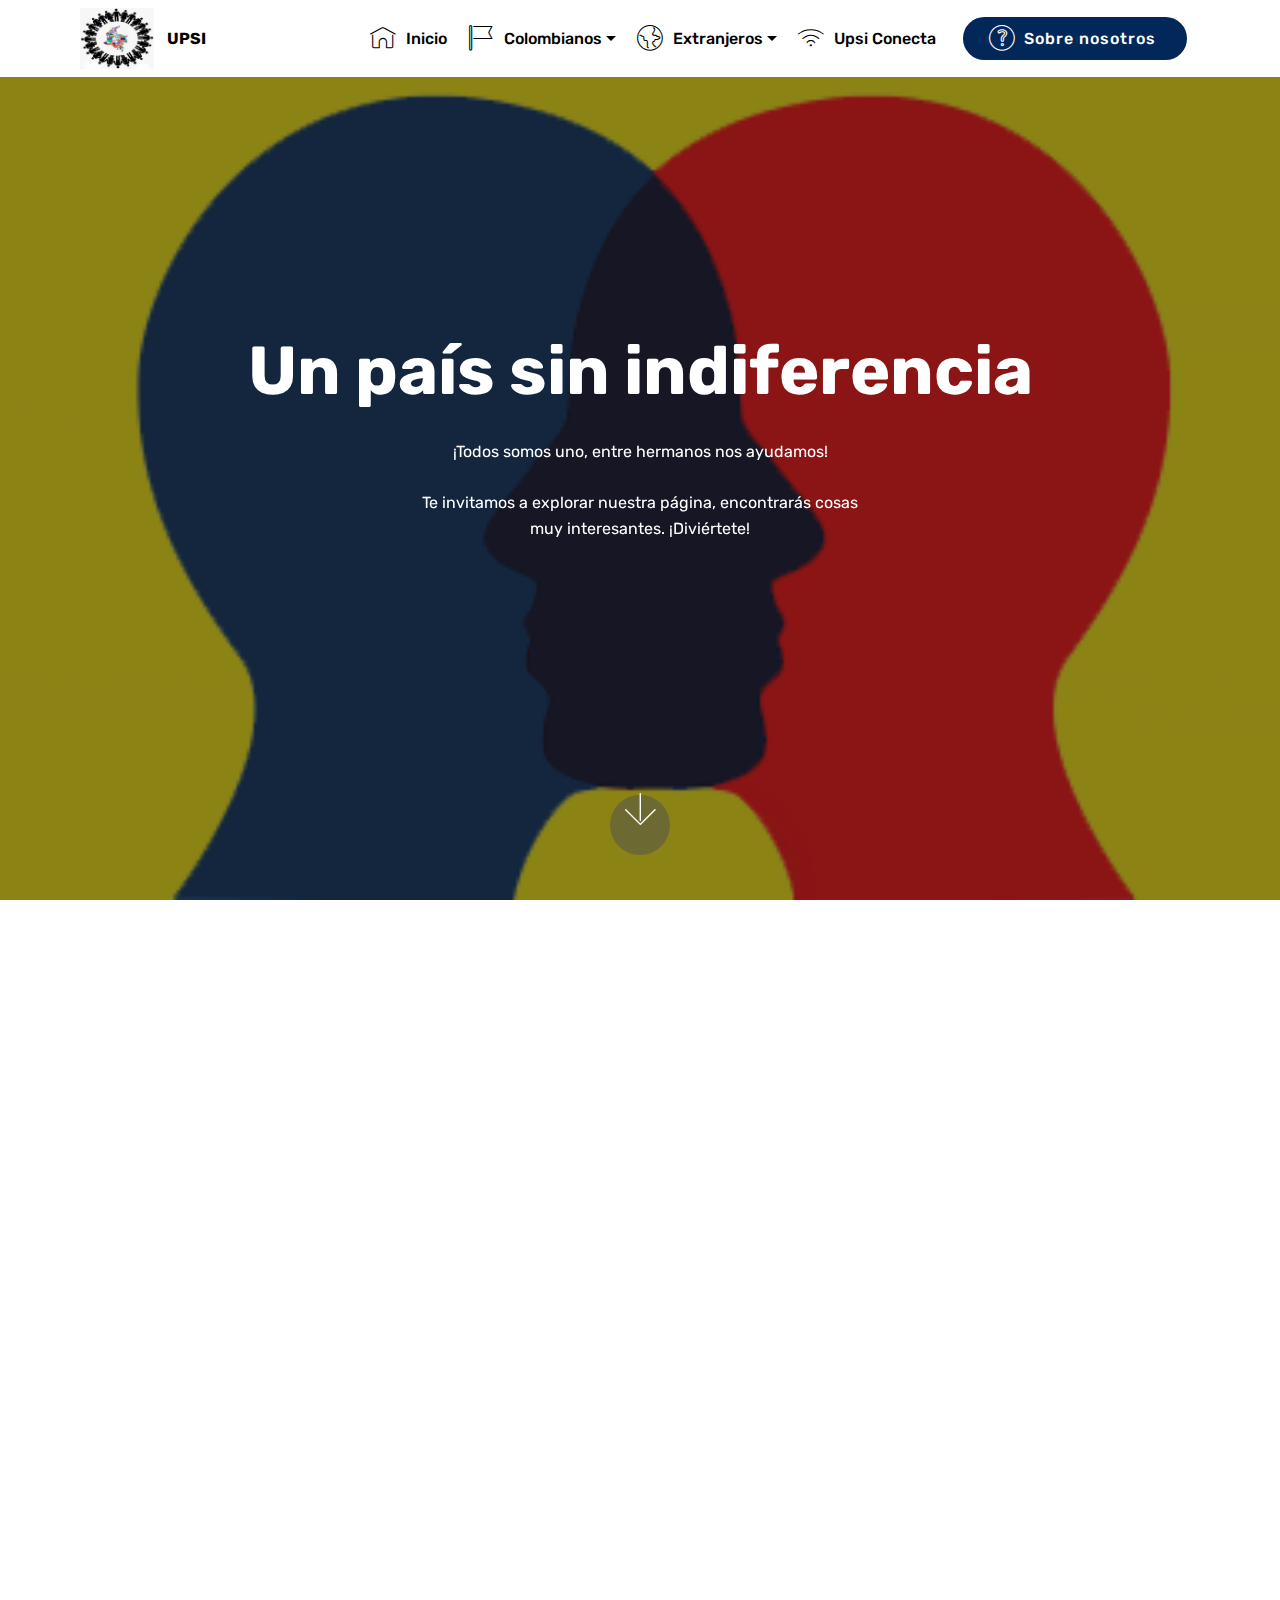
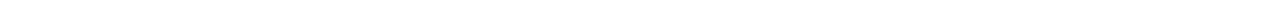
<file: index.html>
<!DOCTYPE html>
<html  >
<head>
  <!-- Site made with Mobirise Website Builder v4.12.3, https://mobirise.com -->
  <meta charset="UTF-8">
  <meta http-equiv="X-UA-Compatible" content="IE=edge">
  <meta name="generator" content="Mobirise v4.12.3, mobirise.com">
  <meta name="viewport" content="width=device-width, initial-scale=1, minimum-scale=1">
  <link rel="shortcut icon" href="assets/images/logooooooooooooooooo1.jpg" type="image/x-icon">
  <meta name="description" content="">
  
  
  <title>Home</title>
  <link rel="stylesheet" href="assets/web/assets/mobirise-icons/mobirise-icons.css">
  <link rel="stylesheet" href="assets/bootstrap/css/bootstrap.min.css">
  <link rel="stylesheet" href="assets/bootstrap/css/bootstrap-grid.min.css">
  <link rel="stylesheet" href="assets/bootstrap/css/bootstrap-reboot.min.css">
  <link rel="stylesheet" href="assets/tether/tether.min.css">
  <link rel="stylesheet" href="assets/dropdown/css/style.css">
  <link rel="stylesheet" href="assets/theme/css/style.css">
  <link rel="preload" as="style" href="assets/mobirise/css/mbr-additional.css"><link rel="stylesheet" href="assets/mobirise/css/mbr-additional.css" type="text/css">
  
  
  
</head>
<body>
  <section class="menu cid-rYHkgEVGgl" once="menu" id="menu2-0">

    

    <nav class="navbar navbar-expand beta-menu navbar-dropdown align-items-center navbar-fixed-top navbar-toggleable-sm">
        <button class="navbar-toggler navbar-toggler-right" type="button" data-toggle="collapse" data-target="#navbarSupportedContent" aria-controls="navbarSupportedContent" aria-expanded="false" aria-label="Toggle navigation">
            <div class="hamburger">
                <span></span>
                <span></span>
                <span></span>
                <span></span>
            </div>
        </button>
        <div class="menu-logo">
            <div class="navbar-brand">
                <span class="navbar-logo">
                    
                        <img src="assets/images/logooooooooooooooooo1.jpg" alt="Mobirise" title="" style="height: 3.8rem;">
                    
                </span>
                <span class="navbar-caption-wrap"><a class="navbar-caption text-black display-4" href="https://mobirise.co">UPSI</a></span>
            </div>
        </div>
        <div class="collapse navbar-collapse" id="navbarSupportedContent">
            <ul class="navbar-nav nav-dropdown" data-app-modern-menu="true"><li class="nav-item">
                    <a class="nav-link link text-black display-4" href="index.html"><span class="mbri-home mbr-iconfont mbr-iconfont-btn"></span>Inicio</a>
                </li><li class="nav-item dropdown"><a class="nav-link link text-black dropdown-toggle display-4" href="https://mobirise.co" data-toggle="dropdown-submenu" aria-expanded="false"><span class="mbri-flag mbr-iconfont mbr-iconfont-btn"></span>Colombianos</a><div class="dropdown-menu"><a class="text-black dropdown-item display-4" href="page1.html#header9-4">Leyes y políticas de migración</a><a class="text-black dropdown-item display-4" href="page2.html#features12-8" aria-expanded="false">Alimenta tu empatía</a></div></li><li class="nav-item dropdown"><a class="nav-link link text-black dropdown-toggle display-4" href="https://mobirise.co" data-toggle="dropdown-submenu" aria-expanded="false"><span class="mbri-globe mbr-iconfont mbr-iconfont-btn"></span>Extranjeros</a><div class="dropdown-menu"><a class="text-black dropdown-item display-4" href="page3.html#image3-m">Lugares de interés</a><a class="text-black dropdown-item display-4" href="page4.html#features11-d" aria-expanded="false">Derechos y obligaciones</a><a class="text-black dropdown-item display-4" href="page5.html#gallery2-i" aria-expanded="false">Culturizate</a></div></li>
                <li class="nav-item">
                    <a class="nav-link link text-black display-4" href="https://groups.google.com/forum/?hl=es-419#!forum/upsi-conecta" target="_blank"><span class="mbri-wifi mbr-iconfont mbr-iconfont-btn"></span>Upsi Conecta&nbsp;</a>
                </li></ul>
            <div class="navbar-buttons mbr-section-btn"><a class="btn btn-sm btn-primary display-4" href="page6.html#progress-bars2-k"><span class="mbri-question mbr-iconfont mbr-iconfont-btn"></span>
                    Sobre nosotros&nbsp;</a></div>
        </div>
    </nav>
</section>

<section class="engine"><a href="https://mobirise.info/i">site creation software</a></section><section class="cid-rYHkkrBReE mbr-fullscreen mbr-parallax-background" id="header2-2">

    

    <div class="mbr-overlay" style="opacity: 0.5; background-color: rgb(35, 35, 35);"></div>

    <div class="container align-center">
        <div class="row justify-content-md-center">
            <div class="mbr-white col-md-10">
                
                <h3 class="mbr-section-subtitle align-center mbr-light pb-3 mbr-fonts-style display-1"><strong>Un país sin indiferencia</strong></h3>
                <p class="mbr-text pb-3 mbr-fonts-style display-7">
                    ¡Todos somos uno,  entre hermanos nos ayudamos!<br><br>Te invitamos a explorar nuestra página, encontrarás cosas<br>muy interesantes. ¡Diviértete! 
                </p>
                
            </div>
        </div>
    </div>
    <div class="mbr-arrow hidden-sm-down" aria-hidden="true">
        <a href="#next">
            <i class="mbri-down mbr-iconfont"></i>
        </a>
    </div>
</section>

<section class="cid-rZaR1hfljT" id="video2-13">

    
    
    <figure class="mbr-figure align-center">
        <div class="video-block" style="width: 100%;">
            <div><iframe class="mbr-embedded-video" src="https://www.youtube.com/embed/bDNpy1NiYTs?rel=0&amp;amp;showinfo=0&amp;autoplay=1&amp;loop=0" width="1280" height="720" frameborder="0" allowfullscreen></iframe></div>
        </div>
    </figure>
</section>


  <script src="assets/web/assets/jquery/jquery.min.js"></script>
  <script src="assets/popper/popper.min.js"></script>
  <script src="assets/bootstrap/js/bootstrap.min.js"></script>
  <script src="assets/tether/tether.min.js"></script>
  <script src="assets/smoothscroll/smooth-scroll.js"></script>
  <script src="assets/dropdown/js/nav-dropdown.js"></script>
  <script src="assets/dropdown/js/navbar-dropdown.js"></script>
  <script src="assets/touchswipe/jquery.touch-swipe.min.js"></script>
  <script src="assets/parallax/jarallax.min.js"></script>
  <script src="assets/theme/js/script.js"></script>
  
  
</body>
</html>
</file>
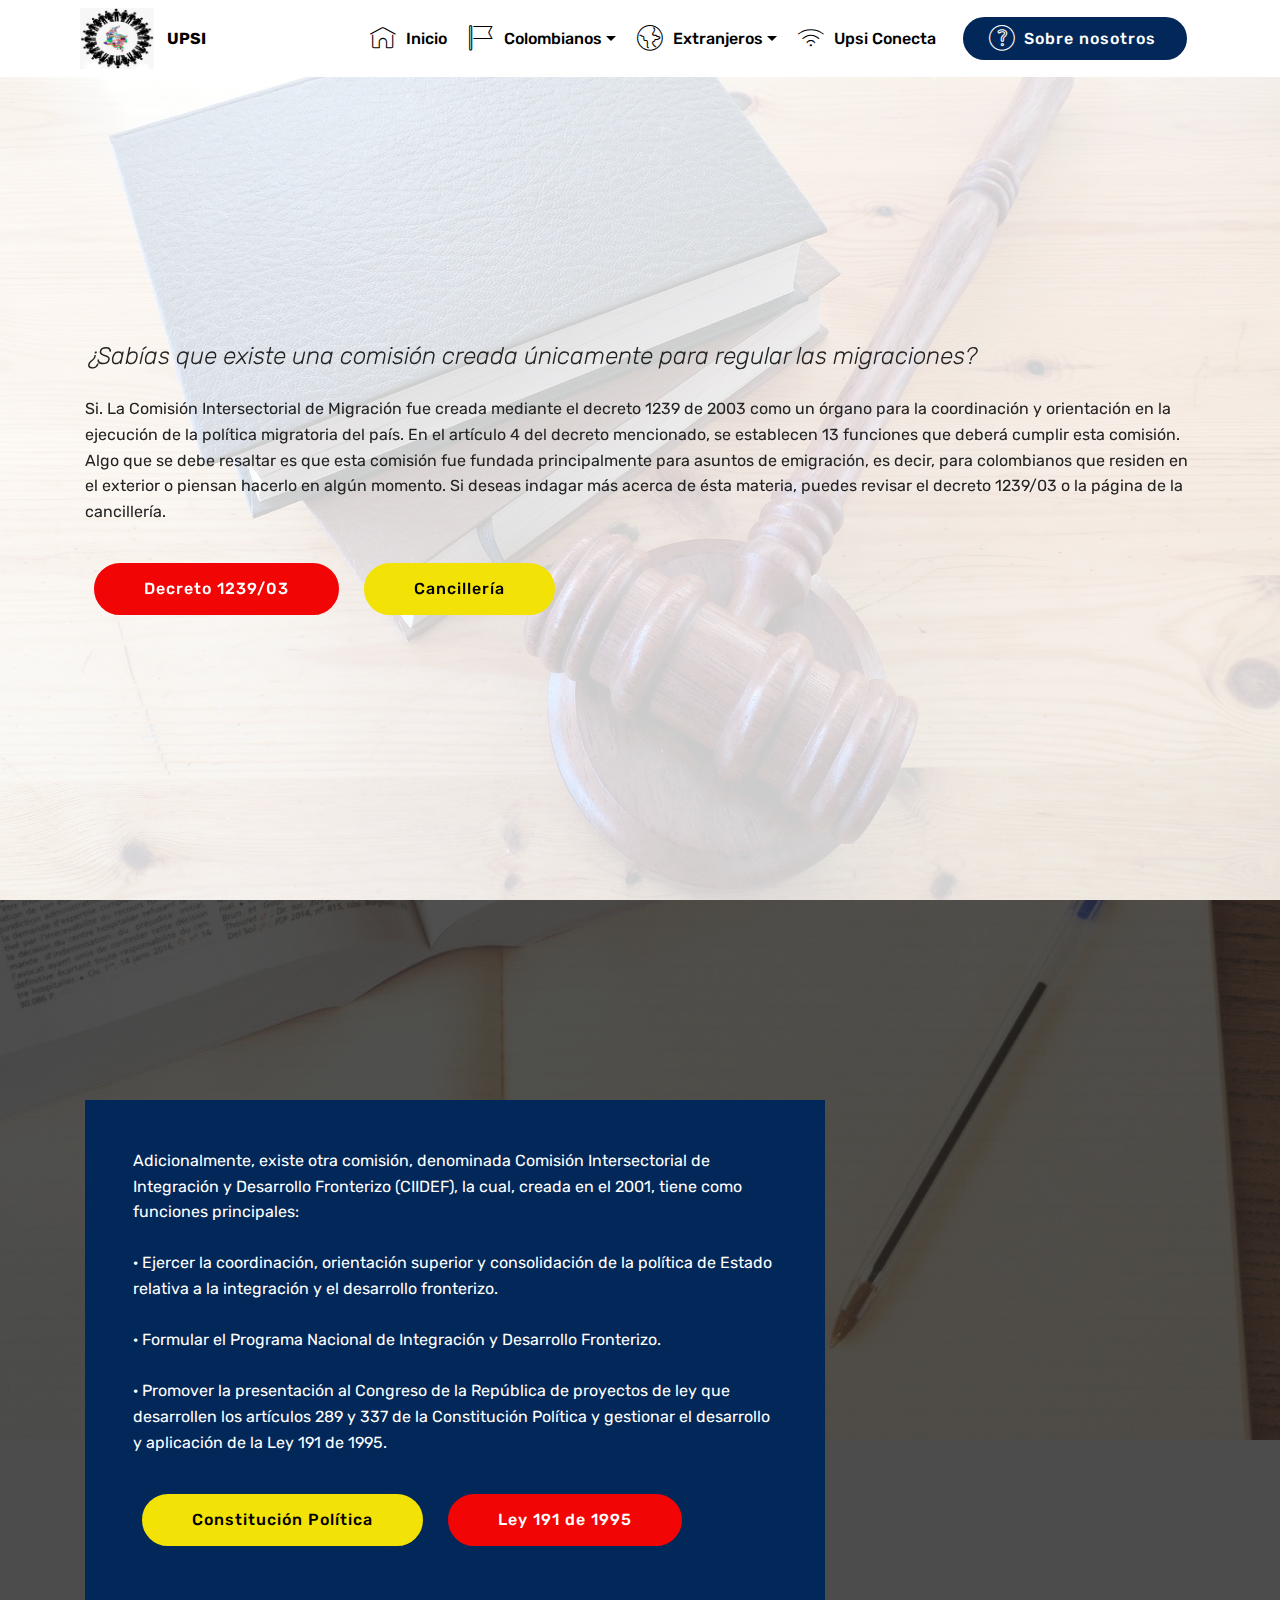
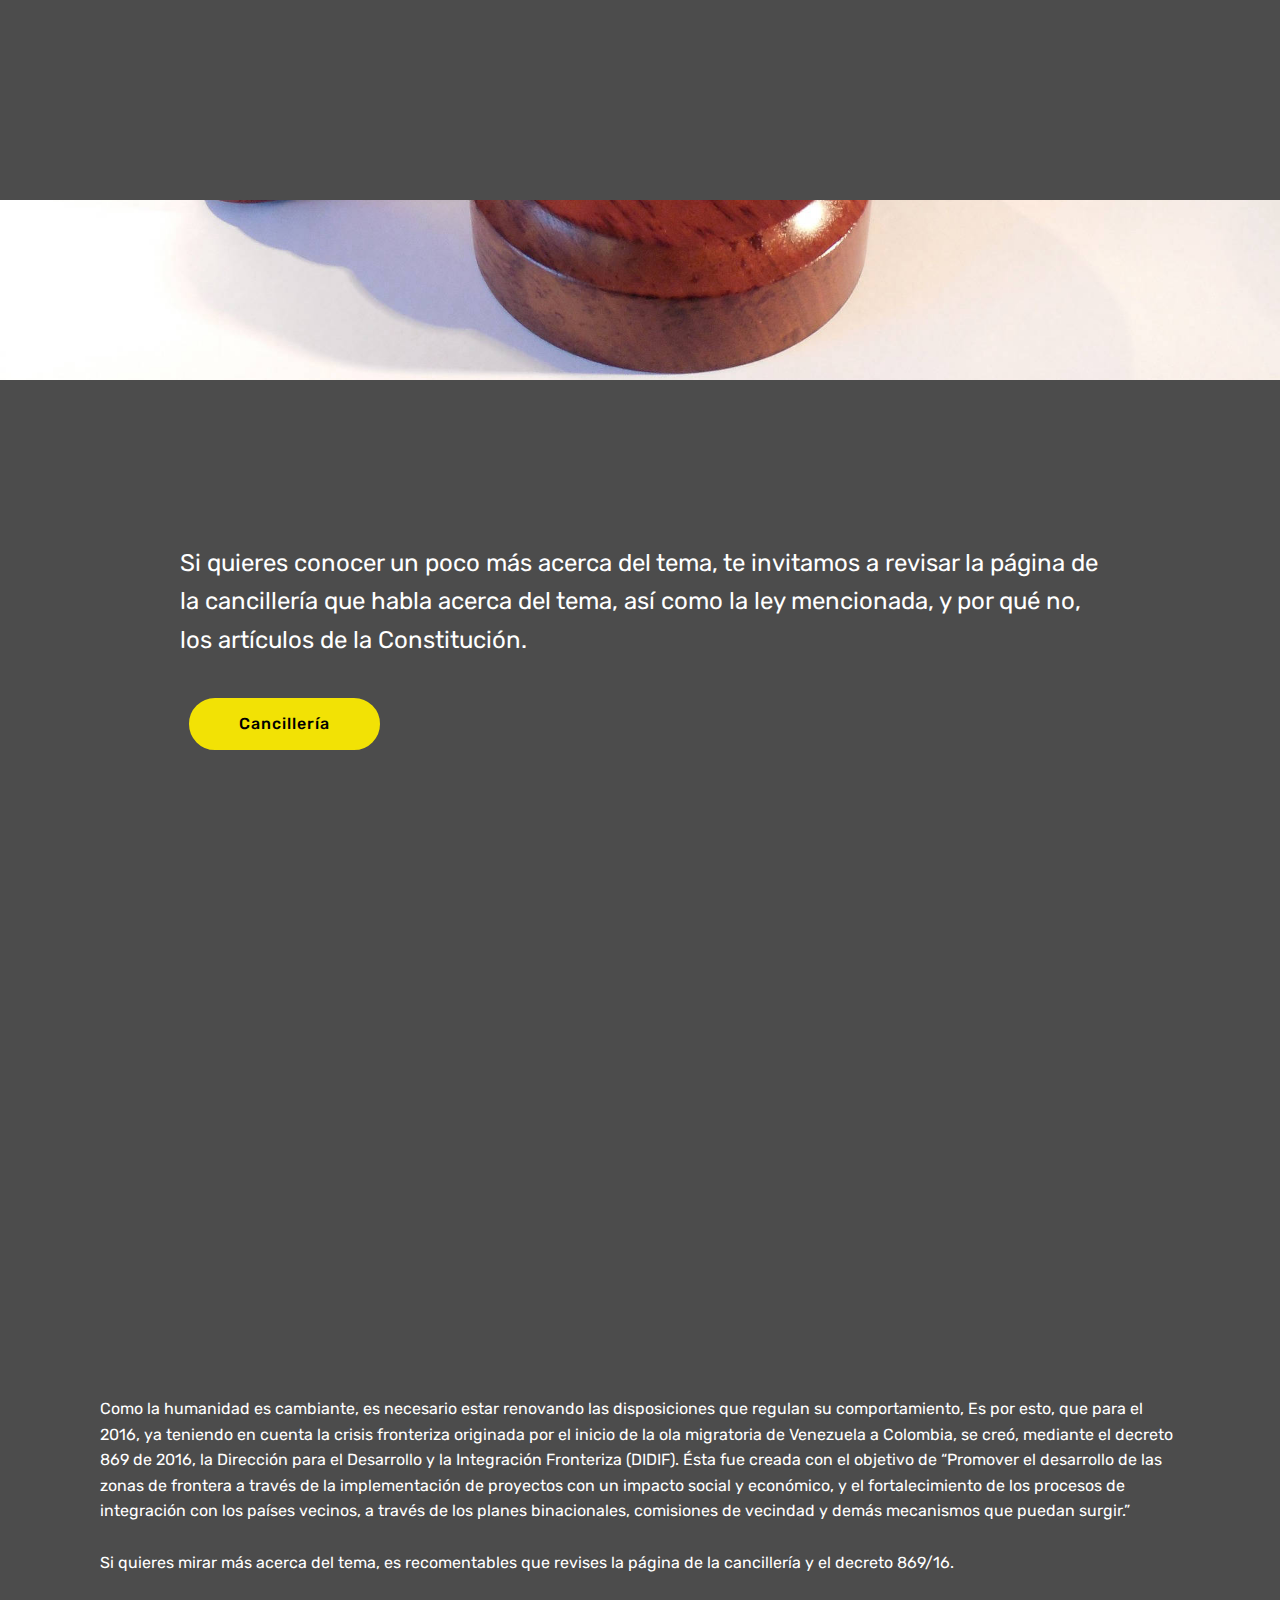
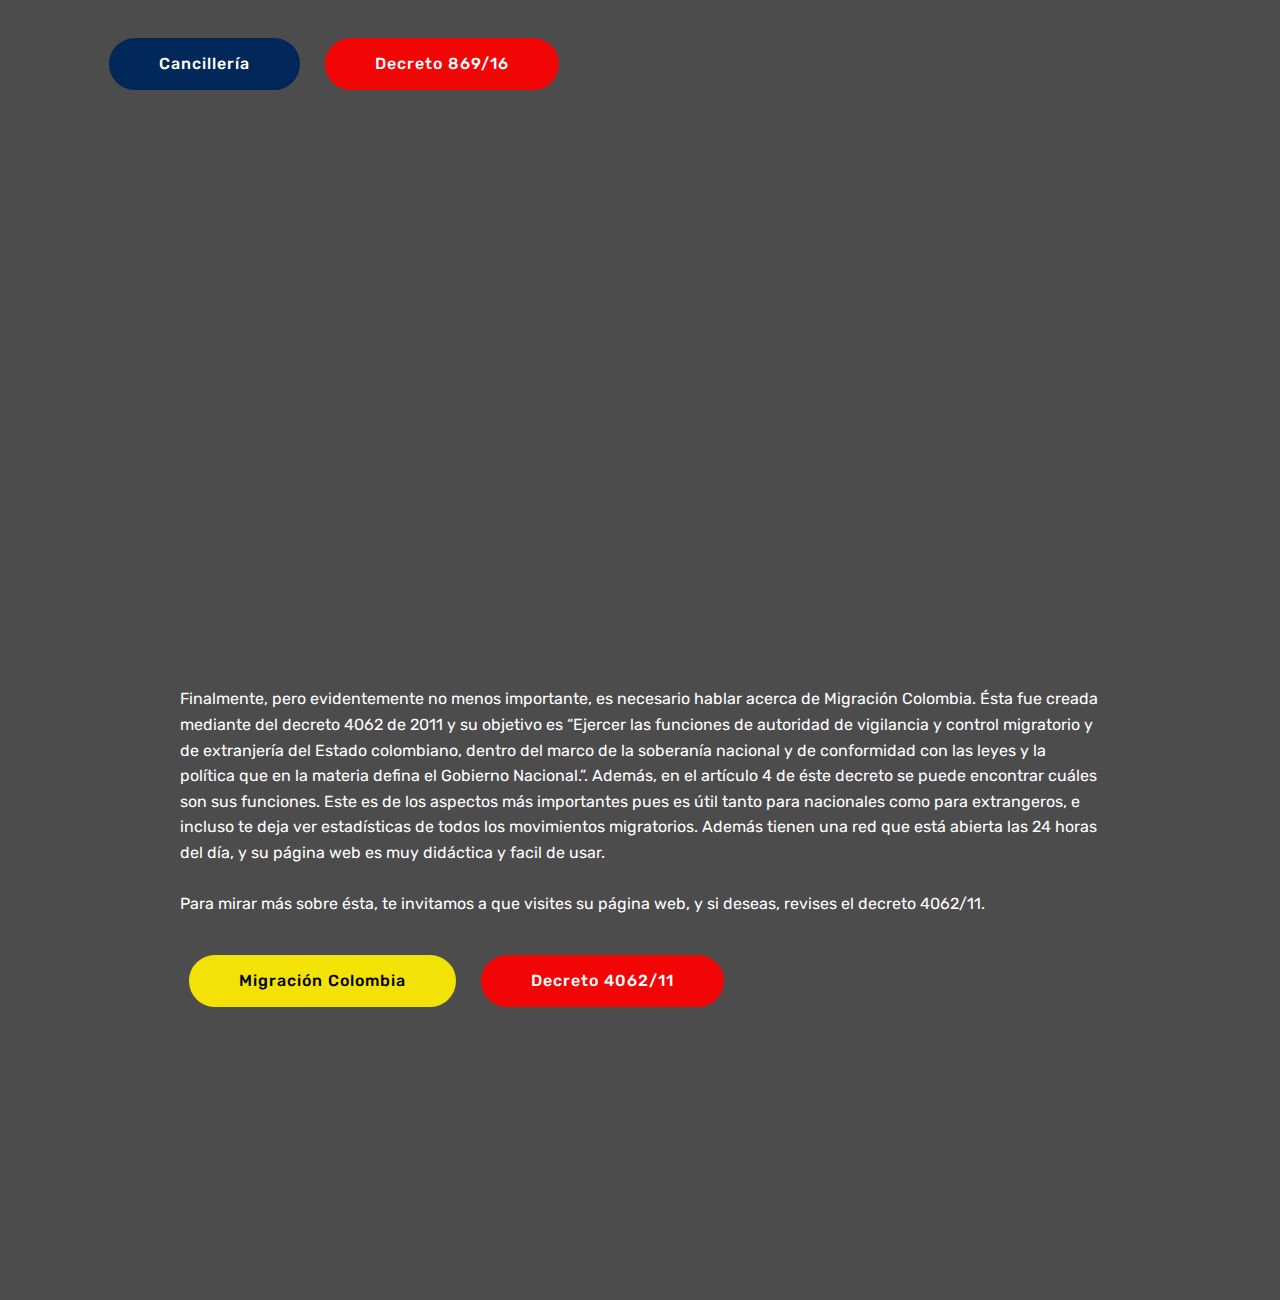
<file: page1.html>
<!DOCTYPE html>
<html  >
<head>
  <!-- Site made with Mobirise Website Builder v4.12.3, https://mobirise.com -->
  <meta charset="UTF-8">
  <meta http-equiv="X-UA-Compatible" content="IE=edge">
  <meta name="generator" content="Mobirise v4.12.3, mobirise.com">
  <meta name="viewport" content="width=device-width, initial-scale=1, minimum-scale=1">
  <link rel="shortcut icon" href="assets/images/logooooooooooooooooo1.jpg" type="image/x-icon">
  <meta name="description" content="Site Creator Description">
  
  
  <title>Page 1</title>
  <link rel="stylesheet" href="assets/web/assets/mobirise-icons/mobirise-icons.css">
  <link rel="stylesheet" href="assets/bootstrap/css/bootstrap.min.css">
  <link rel="stylesheet" href="assets/bootstrap/css/bootstrap-grid.min.css">
  <link rel="stylesheet" href="assets/bootstrap/css/bootstrap-reboot.min.css">
  <link rel="stylesheet" href="assets/tether/tether.min.css">
  <link rel="stylesheet" href="assets/dropdown/css/style.css">
  <link rel="stylesheet" href="assets/theme/css/style.css">
  <link rel="preload" as="style" href="assets/mobirise/css/mbr-additional.css"><link rel="stylesheet" href="assets/mobirise/css/mbr-additional.css" type="text/css">
  
  
  
</head>
<body>
  <section class="menu cid-rYHkgEVGgl" once="menu" id="menu2-3">

    

    <nav class="navbar navbar-expand beta-menu navbar-dropdown align-items-center navbar-fixed-top navbar-toggleable-sm">
        <button class="navbar-toggler navbar-toggler-right" type="button" data-toggle="collapse" data-target="#navbarSupportedContent" aria-controls="navbarSupportedContent" aria-expanded="false" aria-label="Toggle navigation">
            <div class="hamburger">
                <span></span>
                <span></span>
                <span></span>
                <span></span>
            </div>
        </button>
        <div class="menu-logo">
            <div class="navbar-brand">
                <span class="navbar-logo">
                    
                        <img src="assets/images/logooooooooooooooooo1.jpg" alt="Mobirise" title="" style="height: 3.8rem;">
                    
                </span>
                <span class="navbar-caption-wrap"><a class="navbar-caption text-black display-4" href="https://mobirise.co">UPSI</a></span>
            </div>
        </div>
        <div class="collapse navbar-collapse" id="navbarSupportedContent">
            <ul class="navbar-nav nav-dropdown" data-app-modern-menu="true"><li class="nav-item">
                    <a class="nav-link link text-black display-4" href="index.html"><span class="mbri-home mbr-iconfont mbr-iconfont-btn"></span>Inicio</a>
                </li><li class="nav-item dropdown"><a class="nav-link link text-black dropdown-toggle display-4" href="https://mobirise.co" data-toggle="dropdown-submenu" aria-expanded="false"><span class="mbri-flag mbr-iconfont mbr-iconfont-btn"></span>Colombianos</a><div class="dropdown-menu"><a class="text-black dropdown-item display-4" href="page1.html#header9-4">Leyes y políticas de migración</a><a class="text-black dropdown-item display-4" href="page2.html#features12-8" aria-expanded="false">Alimenta tu empatía</a></div></li><li class="nav-item dropdown"><a class="nav-link link text-black dropdown-toggle display-4" href="https://mobirise.co" data-toggle="dropdown-submenu" aria-expanded="false"><span class="mbri-globe mbr-iconfont mbr-iconfont-btn"></span>Extranjeros</a><div class="dropdown-menu"><a class="text-black dropdown-item display-4" href="page3.html#image3-m">Lugares de interés</a><a class="text-black dropdown-item display-4" href="page4.html#features11-d" aria-expanded="false">Derechos y obligaciones</a><a class="text-black dropdown-item display-4" href="page5.html#gallery2-i" aria-expanded="false">Culturizate</a></div></li>
                <li class="nav-item">
                    <a class="nav-link link text-black display-4" href="https://groups.google.com/forum/?hl=es-419#!forum/upsi-conecta" target="_blank"><span class="mbri-wifi mbr-iconfont mbr-iconfont-btn"></span>Upsi Conecta&nbsp;</a>
                </li></ul>
            <div class="navbar-buttons mbr-section-btn"><a class="btn btn-sm btn-primary display-4" href="page6.html#progress-bars2-k"><span class="mbri-question mbr-iconfont mbr-iconfont-btn"></span>
                    Sobre nosotros&nbsp;</a></div>
        </div>
    </nav>
</section>

<section class="engine"><a href="https://mobirise.info/f">easy site maker</a></section><section class="header9 cid-rYHm9QgC4o mbr-fullscreen mbr-parallax-background" id="header9-4">

    

    <div class="mbr-overlay" style="opacity: 0.8; background-color: rgb(255, 255, 255);">
    </div>

    <div class="container">
        <div class="media-container-column mbr-white">
            
            <h3 class="mbr-section-subtitle align-left mbr-light pb-3 mbr-fonts-style display-5"><br><br>¿Sabías que existe una comisión creada únicamente para regular las migraciones?</h3>
            <p class="mbr-text align-left pb-3 mbr-fonts-style display-7">
                Si. La Comisión Intersectorial de Migración fue creada mediante el decreto 1239 de 2003 como un órgano para la coordinación y orientación en la ejecución de la política migratoria del país. En el artículo 4 del decreto mencionado, se establecen 13 funciones que deberá cumplir esta comisión. Algo que se debe resaltar es que esta comisión fue fundada principalmente para asuntos de emigración, es decir, para colombianos que residen en el exterior o piensan hacerlo en algún momento. Si deseas indagar más acerca de ésta materia, puedes revisar el decreto 1239/03 o la página de la cancillería.
            </p>
            <div class="mbr-section-btn align-left"><a class="btn btn-md btn-secondary display-4" href="https://www.cancilleria.gov.co/sites/default/files/Normograma/docs/decreto_1239_2003.htm " target="_blank">Decreto 1239/03</a>
                <a class="btn btn-md btn-success display-4" href="https://www.cancilleria.gov.co/colombia/migracion/politica/comision" target="_blank">Cancillería</a></div>
        </div>
    </div>

    
</section>

<section class="header10 cid-rYP24rlkMM mbr-fullscreen mbr-parallax-background" id="header10-y">

    

    <div class="mbr-overlay" style="opacity: 0.8; background-color: rgb(35, 35, 35);">
    </div>

    <div class="container">
        <div class="media-container-column mbr-white p-5 align-left col-lg-8 col-md-10">
            
            
            <p class="mbr-text pb-3 mbr-fonts-style display-7">Adicionalmente, existe otra comisión, denominada Comisión Intersectorial de Integración y Desarrollo Fronterizo (CIIDEF), la cual, creada en el 2001, tiene como funciones principales: 
<br>
<br>· Ejercer la coordinación, orientación superior y consolidación de la política de Estado relativa a la integración y el desarrollo fronterizo. 
<br>
<br>· Formular el Programa Nacional de Integración y Desarrollo Fronterizo. 
<br>
<br>· Promover la presentación al Congreso de la República de proyectos de ley que desarrollen los artículos 289 y 337 de la Constitución Política y gestionar el desarrollo y aplicación de la Ley 191 de 1995.</p>
            <div class="mbr-section-btn"><a class="btn btn-md btn-success display-4" href="http://www.secretariasenado.gov.co/senado/basedoc/constitucion_politica_1991_pr011.html#337" target="_blank">Constitución Política</a>
                <a class="btn btn-md btn-secondary display-4" href="http://www.secretariasenado.gov.co/senado/basedoc/ley_0191_1995.html" target="_blank">Ley 191 de 1995</a></div>
        </div>
    </div>

    
</section>

<section class="header1 cid-rYP2Bd9HjI mbr-fullscreen mbr-parallax-background" id="header1-z">

    

    <div class="mbr-overlay" style="opacity: 0.8; background-color: rgb(35, 35, 35);">
    </div>

    <div class="container">
        <div class="row justify-content-md-center">
            <div class="mbr-white col-md-10">
                
                
                <p class="mbr-text align-center pb-3 mbr-fonts-style display-5">
                    Si quieres conocer un poco más acerca del tema, te invitamos a revisar la página de la cancillería que habla acerca del tema, así como la ley mencionada, y por qué no, los artículos de la Constitución.
                </p>
                <div class="mbr-section-btn align-center"><a class="btn btn-md btn-success display-4" href="https://www.cancilleria.gov.co/content/comisi%C3%B3n-intersectorial-de-integraci%C3%B3n-y-desarrollo-fronterizo-ciidef" target="_blank">
                        Cancillería</a></div>
            </div>
        </div>
    </div>

</section>

<section class="header11 cid-rYP32KSFde mbr-fullscreen mbr-parallax-background" id="header11-11">

    <!-- Block parameters controls (Blue "Gear" panel) -->
    
    <!-- End block parameters -->

    <div class="mbr-overlay" style="opacity: 0.8; background-color: rgb(35, 35, 35);">
    </div>
    <div class="container align-left">
        <div class="media-container-column mbr-white col-md-12">
            
            
            <p class="mbr-text py-3 mbr-fonts-style display-7">Como la humanidad es cambiante, es necesario estar renovando las disposiciones que regulan su comportamiento, Es por esto, que para el 2016, ya teniendo en cuenta la crisis fronteriza originada por el inicio de la ola migratoria de Venezuela a Colombia, se creó, mediante el decreto 869 de 2016, la Dirección para el Desarrollo y la Integración Fronteriza (DIDIF). Ésta fue creada con el objetivo de “Promover el desarrollo de las zonas de frontera a través de la implementación de proyectos con un impacto social y económico, y el fortalecimiento de los procesos de integración con los países vecinos, a través de los planes binacionales, comisiones de vecindad y demás mecanismos que puedan surgir.” 
<br>
<br>Si quieres mirar más acerca del tema, es recomentables que revises la página de la cancillería y el decreto 869/16.</p>
            <div class="mbr-section-btn py-4"><a class="btn btn-md btn-primary display-4" href="https://www.cancilleria.gov.co/prosperity" target="_blank">Cancillería</a>
                    <a class="btn btn-md btn-secondary display-4" href="http://www.secretariasenado.gov.co/senado/basedoc/decreto_0869_2016.html" target="_blank">Decreto 869/16</a></div>
        </div>
    </div>

    
</section>

<section class="header6 cid-rYHmhmJckv mbr-fullscreen mbr-parallax-background" id="header6-6">

    

    <div class="mbr-overlay" style="opacity: 0.8; background-color: rgb(35, 35, 35);">
    </div>

    <div class="container">
        <div class="row justify-content-md-center">
            <div class="mbr-white col-md-10">
                
                <p class="mbr-text align-center pb-3 mbr-fonts-style display-7">Finalmente, pero evidentemente no menos importante, es necesario hablar acerca de Migración Colombia. Ésta fue creada mediante del decreto 4062 de 2011 y su objetivo es “Ejercer las funciones de autoridad de vigilancia y control migratorio y de extranjería del Estado colombiano, dentro del marco de la soberanía nacional y de conformidad con las leyes y la política que en la materia defina el Gobierno Nacional.”. Además, en el artículo 4 de éste decreto se puede encontrar cuáles son sus funciones. Este es de los aspectos más importantes pues es útil tanto para nacionales como para extrangeros, e incluso te deja ver estadísticas de todos los movimientos migratorios. Además tienen una red que está abierta las 24 horas del día, y su página web es muy didáctica y facil de usar.
<br>
<br>Para mirar más sobre ésta, te invitamos a que visites su página web, y si deseas, revises el decreto 4062/11.&nbsp;</p>
                <div class="mbr-section-btn align-center"><a class="btn btn-md btn-success display-4" href="https://www.migracioncolombia.gov.co/index.php" target="_blank">Migración Colombia</a>
                        <a class="btn btn-md btn-secondary display-4" href="http://www.secretariasenado.gov.co/senado/basedoc/decreto_4062_2011.html" target="_blank">Decreto 4062/11</a></div>
            </div>
        </div>
    </div>

    
</section>


  <script src="assets/web/assets/jquery/jquery.min.js"></script>
  <script src="assets/popper/popper.min.js"></script>
  <script src="assets/bootstrap/js/bootstrap.min.js"></script>
  <script src="assets/tether/tether.min.js"></script>
  <script src="assets/smoothscroll/smooth-scroll.js"></script>
  <script src="assets/dropdown/js/nav-dropdown.js"></script>
  <script src="assets/dropdown/js/navbar-dropdown.js"></script>
  <script src="assets/touchswipe/jquery.touch-swipe.min.js"></script>
  <script src="assets/parallax/jarallax.min.js"></script>
  <script src="assets/theme/js/script.js"></script>
  
  
</body>
</html>
</file>
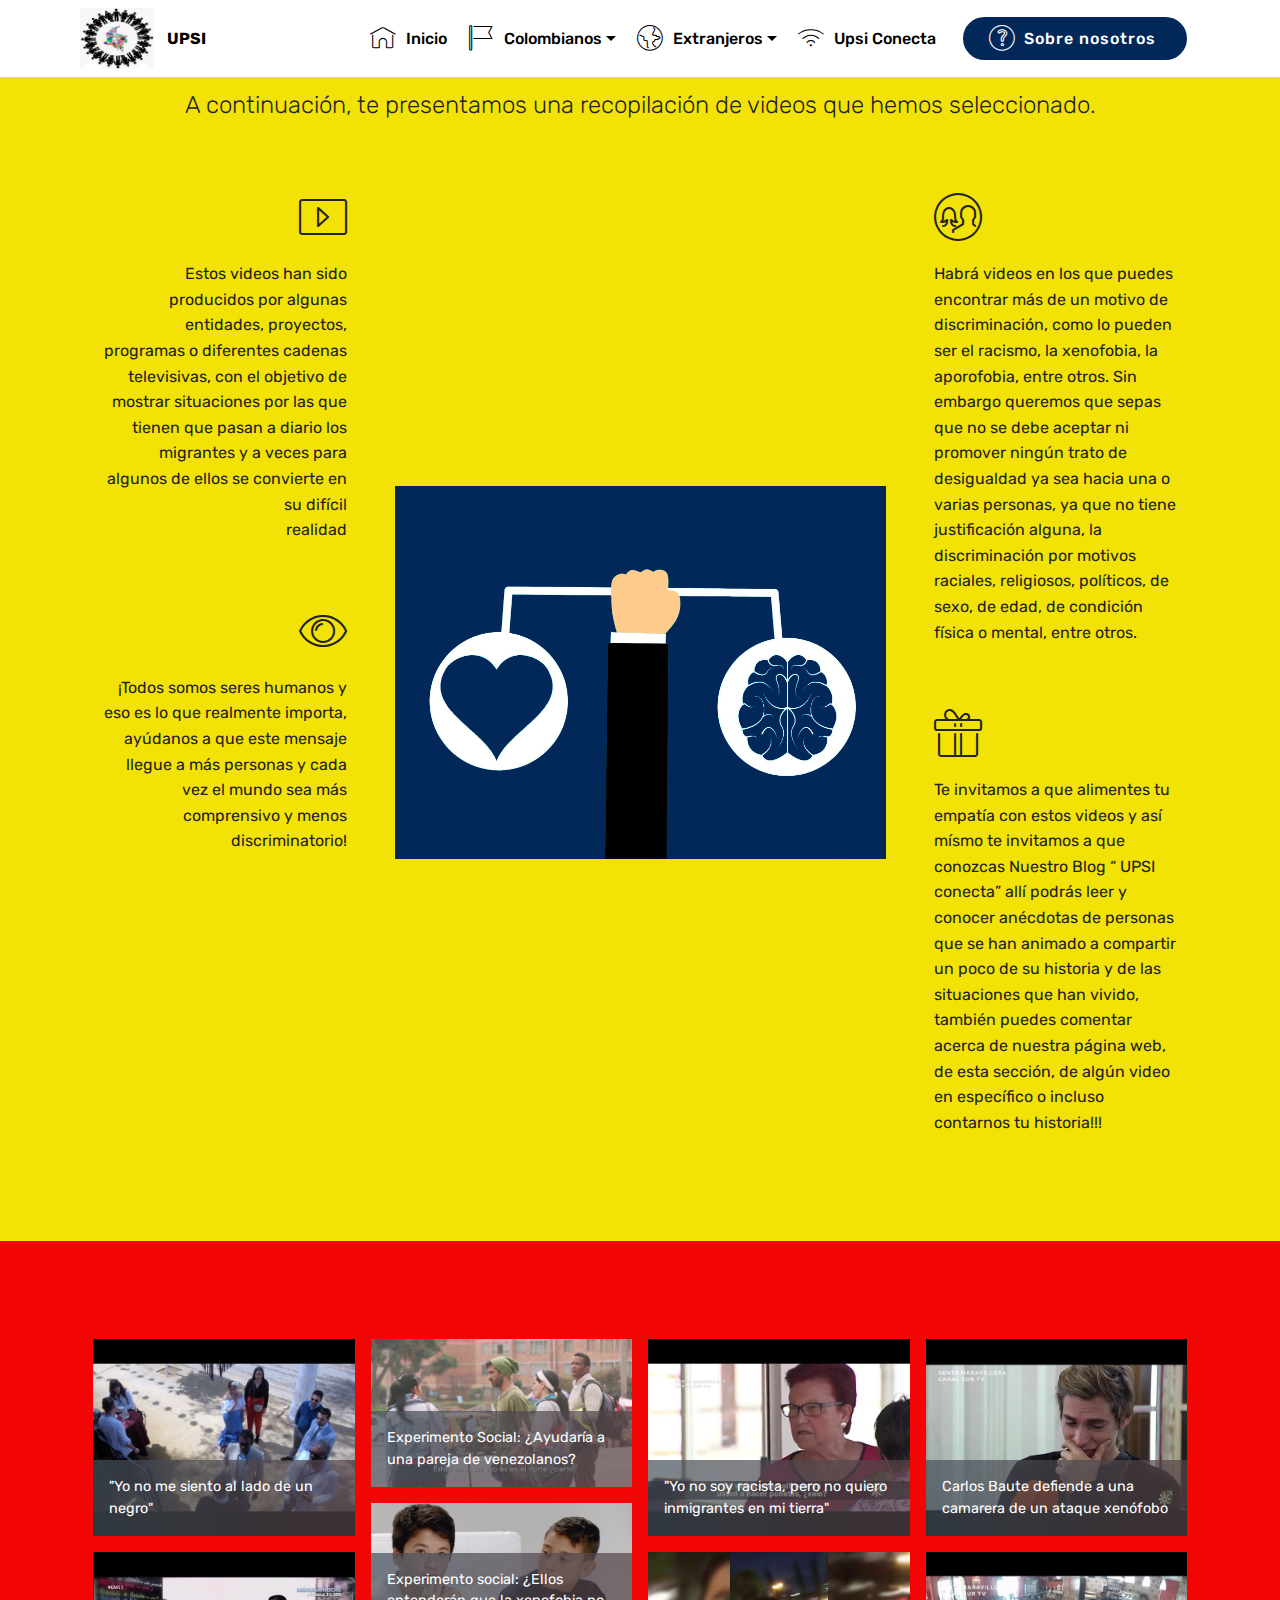
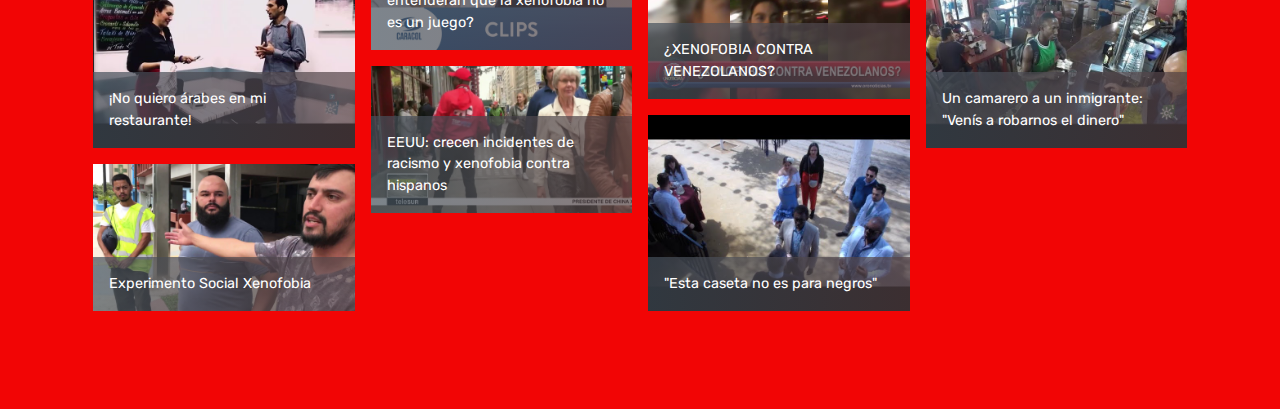
<file: page2.html>
<!DOCTYPE html>
<html  >
<head>
  <!-- Site made with Mobirise Website Builder v4.12.3, https://mobirise.com -->
  <meta charset="UTF-8">
  <meta http-equiv="X-UA-Compatible" content="IE=edge">
  <meta name="generator" content="Mobirise v4.12.3, mobirise.com">
  <meta name="viewport" content="width=device-width, initial-scale=1, minimum-scale=1">
  <link rel="shortcut icon" href="assets/images/logooooooooooooooooo1.jpg" type="image/x-icon">
  <meta name="description" content="Web Builder Description">
  
  
  <title>Page 2</title>
  <link rel="stylesheet" href="assets/web/assets/mobirise-icons/mobirise-icons.css">
  <link rel="stylesheet" href="assets/bootstrap/css/bootstrap.min.css">
  <link rel="stylesheet" href="assets/bootstrap/css/bootstrap-grid.min.css">
  <link rel="stylesheet" href="assets/bootstrap/css/bootstrap-reboot.min.css">
  <link rel="stylesheet" href="assets/dropdown/css/style.css">
  <link rel="stylesheet" href="assets/tether/tether.min.css">
  <link rel="stylesheet" href="assets/theme/css/style.css">
  <link rel="stylesheet" href="assets/gallery/style.css">
  <link rel="preload" as="style" href="assets/mobirise/css/mbr-additional.css"><link rel="stylesheet" href="assets/mobirise/css/mbr-additional.css" type="text/css">
  
  
  
</head>
<body>
  <section class="menu cid-rYHkgEVGgl" once="menu" id="menu2-7">

    

    <nav class="navbar navbar-expand beta-menu navbar-dropdown align-items-center navbar-fixed-top navbar-toggleable-sm">
        <button class="navbar-toggler navbar-toggler-right" type="button" data-toggle="collapse" data-target="#navbarSupportedContent" aria-controls="navbarSupportedContent" aria-expanded="false" aria-label="Toggle navigation">
            <div class="hamburger">
                <span></span>
                <span></span>
                <span></span>
                <span></span>
            </div>
        </button>
        <div class="menu-logo">
            <div class="navbar-brand">
                <span class="navbar-logo">
                    
                        <img src="assets/images/logooooooooooooooooo1.jpg" alt="Mobirise" title="" style="height: 3.8rem;">
                    
                </span>
                <span class="navbar-caption-wrap"><a class="navbar-caption text-black display-4" href="https://mobirise.co">UPSI</a></span>
            </div>
        </div>
        <div class="collapse navbar-collapse" id="navbarSupportedContent">
            <ul class="navbar-nav nav-dropdown" data-app-modern-menu="true"><li class="nav-item">
                    <a class="nav-link link text-black display-4" href="index.html"><span class="mbri-home mbr-iconfont mbr-iconfont-btn"></span>Inicio</a>
                </li><li class="nav-item dropdown"><a class="nav-link link text-black dropdown-toggle display-4" href="https://mobirise.co" data-toggle="dropdown-submenu" aria-expanded="false"><span class="mbri-flag mbr-iconfont mbr-iconfont-btn"></span>Colombianos</a><div class="dropdown-menu"><a class="text-black dropdown-item display-4" href="page1.html#header9-4">Leyes y políticas de migración</a><a class="text-black dropdown-item display-4" href="page2.html#features12-8" aria-expanded="false">Alimenta tu empatía</a></div></li><li class="nav-item dropdown"><a class="nav-link link text-black dropdown-toggle display-4" href="https://mobirise.co" data-toggle="dropdown-submenu" aria-expanded="false"><span class="mbri-globe mbr-iconfont mbr-iconfont-btn"></span>Extranjeros</a><div class="dropdown-menu"><a class="text-black dropdown-item display-4" href="page3.html#image3-m">Lugares de interés</a><a class="text-black dropdown-item display-4" href="page4.html#features11-d" aria-expanded="false">Derechos y obligaciones</a><a class="text-black dropdown-item display-4" href="page5.html#gallery2-i" aria-expanded="false">Culturizate</a></div></li>
                <li class="nav-item">
                    <a class="nav-link link text-black display-4" href="https://groups.google.com/forum/?hl=es-419#!forum/upsi-conecta" target="_blank"><span class="mbri-wifi mbr-iconfont mbr-iconfont-btn"></span>Upsi Conecta&nbsp;</a>
                </li></ul>
            <div class="navbar-buttons mbr-section-btn"><a class="btn btn-sm btn-primary display-4" href="page6.html#progress-bars2-k"><span class="mbri-question mbr-iconfont mbr-iconfont-btn"></span>
                    Sobre nosotros&nbsp;</a></div>
        </div>
    </nav>
</section>

<section class="engine"><a href="https://mobirise.info/j">website templates</a></section><section class="features12 cid-rYHszOA9ik" id="features12-8">
    
    

    

    <div class="container">
        
        <h3 class="mbr-section-subtitle pb-3 mbr-fonts-style display-5">A continuación, te presentamos una recopilación de videos que hemos seleccionado.</h3>

        <div class="media-container-row pt-5">
            <div class="block-content align-right">
                <div class="card pl-3 pr-3 pb-5">
                    <div class="mbr-card-img-title">
                        <div class="card-img pb-3">
                             <span class="mbr-iconfont mbri-video" style="color: rgb(35, 35, 35); fill: rgb(35, 35, 35);"></span>
                        </div>
                        <div class="mbr-crt-title">
                            
                        </div>
                    </div>                

                    <div class="card-box">
                        <p class="mbr-text mbr-section-text mbr-fonts-style display-7">Estos videos han sido producidos por algunas entidades, proyectos, programas o diferentes cadenas televisivas, con el objetivo de mostrar situaciones por las que tienen que pasan a diario los migrantes y a veces para algunos de ellos se convierte en su difícil 
<br>realidad</p>
                    </div>
                </div>

                <div class="card pl-3 pr-3">
                    <div class="mbr-card-img-title">
                        <div class="card-img pb-3">
                            <span class="mbr-iconfont mbri-preview" style="color: rgb(35, 35, 35); fill: rgb(35, 35, 35);"></span>
                        </div>
                        <div class="mbr-crt-title">
                            
                        </div>
                    </div>
                    <div class="card-box">
                        <p class="mbr-text mbr-section-text mbr-fonts-style display-7">
                            ¡Todos somos seres humanos y eso es lo que realmente importa, ayúdanos a que este mensaje llegue a más personas y cada vez el mundo sea más comprensivo y menos discriminatorio!
                        </p>
                    </div>
                </div>
            </div>

            <div class="mbr-figure m-auto" style="width: 50%;">
                <img src="assets/images/brain-3269655.jpg" alt="Mobirise" title="">
            </div>

            <div class="block-content align-left">
                <div class="card pl-3 pr-3 pb-5">
                    <div class="mbr-card-img-title">
                        <div class="card-img pb-3">
                             <span class="mbr-iconfont mbri-users" style="color: rgb(35, 35, 35); fill: rgb(35, 35, 35);"></span>
                        </div>
                        <div class="mbr-crt-title">
                            
                        </div>
                    </div>                

                    <div class="card-box">
                        <p class="mbr-text mbr-section-text mbr-fonts-style display-7">
                            Habrá videos en los que puedes encontrar más de un motivo de discriminación, como lo pueden ser el racismo, la xenofobia, la aporofobia, entre otros. Sin embargo queremos que sepas que no se debe aceptar ni promover ningún trato de desigualdad ya sea hacia una o varias personas, ya que no tiene justificación alguna, la discriminación por motivos raciales, religiosos, políticos, de sexo, de edad, de condición física o mental, entre otros. </p>
                    </div>
                </div>

                <div class="card pl-3 pr-3">
                    <div class="mbr-card-img-title">
                        <div class="card-img pb-3">
                            <span class="mbr-iconfont mbri-gift" style="color: rgb(35, 35, 35); fill: rgb(35, 35, 35);"></span>
                        </div>
                        <div class="mbr-crt-title">
                            
                        </div>
                    </div>
                    <div class="card-box">
                        <p class="mbr-text mbr-section-text mbr-fonts-style display-7">
                            Te invitamos a que alimentes tu empatía con estos videos y así mísmo te invitamos a que conozcas Nuestro Blog “ UPSI conecta” allí podrás leer y conocer anécdotas de personas que se han animado a compartir un poco de su historia y de las situaciones que han vivido, también puedes comentar acerca de nuestra página web, de esta sección, de algún video en específico o incluso contarnos tu historia!!! 
                        </p>
                    </div>
                </div>
            </div>
        </div>
    </div>
</section>

<section class="mbr-gallery mbr-slider-carousel cid-rYHsGEhGVv" id="gallery1-9">

    

    <div class="container">
        <div><!-- Filter --><!-- Gallery --><div class="mbr-gallery-row"><div class="mbr-gallery-layout-default"><div><div><div class="mbr-gallery-item mbr-gallery-item--p1 video-slide" data-video-url="https://www.youtube.com/watch?v=Nic_29J7SKc" data-tags="Awesome"><div href="#lb-gallery1-9" data-slide-to="0" data-toggle="modal"><div></div><img alt="" src="assets/images/mobirise2020411-116292020-4-1-12-5-4.jpg"><span class="icon-video"></span><span class="mbr-gallery-title mbr-fonts-style display-7">"Yo no me siento al lado de un negro"</span></div></div><div class="mbr-gallery-item mbr-gallery-item--p1 video-slide" data-video-url="https://www.youtube.com/watch?v=28cy3VsQmek" data-tags="Responsive"><div href="#lb-gallery1-9" data-slide-to="1" data-toggle="modal"><div></div><img alt="" src="assets/images/mobirise2020411-116292020-4-1-12-5-11.jpg"><span class="icon-video"></span><span class="mbr-gallery-title mbr-fonts-style display-7">Experimento Social: ¿Ayudaría a una pareja de venezolanos?</span></div></div><div class="mbr-gallery-item mbr-gallery-item--p1 video-slide" data-video-url="https://www.youtube.com/watch?v=h8knYMVM1zA" data-tags="Creative"><div href="#lb-gallery1-9" data-slide-to="2" data-toggle="modal"><div></div><img alt="" src="assets/images/mobirise2020411-116292020-4-1-12-5-23.jpg"><span class="icon-video"></span><span class="mbr-gallery-title mbr-fonts-style display-7">"Yo no soy racista, pero no quiero inmigrantes en mi tierra"</span></div></div><div class="mbr-gallery-item mbr-gallery-item--p1 video-slide" data-video-url="https://www.youtube.com/watch?v=e_CqDRs-zWo" data-tags="Animated"><div href="#lb-gallery1-9" data-slide-to="3" data-toggle="modal"><div></div><img alt="" src="assets/images/mobirise2020411-116292020-4-1-12-5-33.jpg"><span class="icon-video"></span><span class="mbr-gallery-title mbr-fonts-style display-7">Carlos Baute defiende a una camarera de un ataque xenófobo</span></div></div><div class="mbr-gallery-item mbr-gallery-item--p1 video-slide" data-video-url="https://www.youtube.com/watch?v=syBPtgXuG1k" data-tags="Awesome"><div href="#lb-gallery1-9" data-slide-to="4" data-toggle="modal"><div></div><img alt="" src="assets/images/mobirise2020411-116292020-4-1-12-5-55.jpg"><span class="icon-video"></span><span class="mbr-gallery-title mbr-fonts-style display-7">¡No quiero árabes en mi restaurante!</span></div></div><div class="mbr-gallery-item mbr-gallery-item--p1 video-slide" data-video-url="https://www.youtube.com/watch?v=tOEi0WSCBQ4" data-tags="Awesome"><div href="#lb-gallery1-9" data-slide-to="5" data-toggle="modal"><div></div><img alt="" src="assets/images/mobirise2020411-116292020-4-1-12-6-8.jpg"><span class="icon-video"></span><span class="mbr-gallery-title mbr-fonts-style display-7">Experimento social: ¿Ellos entenderán que la xenofobia no es un juego?</span></div></div><div class="mbr-gallery-item mbr-gallery-item--p1 video-slide" data-video-url="https://www.youtube.com/watch?v=JAlcZqPkHCU" data-tags="Responsive"><div href="#lb-gallery1-9" data-slide-to="6" data-toggle="modal"><div></div><img alt="" src="assets/images/mobirise2020411-116292020-4-1-12-6-17.jpg"><span class="icon-video"></span><span class="mbr-gallery-title mbr-fonts-style display-7">¿XENOFOBIA CONTRA VENEZOLANOS?</span></div></div><div class="mbr-gallery-item mbr-gallery-item--p1 video-slide" data-video-url="https://www.youtube.com/watch?v=46ZtC5V3SBc" data-tags="Animated"><div href="#lb-gallery1-9" data-slide-to="7" data-toggle="modal"><div></div><img alt="" src="assets/images/mobirise2020411-116292020-4-1-12-6-26.jpg"><span class="icon-video"></span><span class="mbr-gallery-title mbr-fonts-style display-7">Un camarero a un inmigrante: "Venís a robarnos el dinero" </span></div></div><div class="mbr-gallery-item mbr-gallery-item--p1 video-slide" data-video-url="https://www.youtube.com/watch?v=R3EXBW0SqPo" data-tags="Awesome"><div href="#lb-gallery1-9" data-slide-to="8" data-toggle="modal"><div></div><img alt="" src="assets/images/mobirise2020411-116292020-4-1-12-6-40.jpg"><span class="icon-video"></span><span class="mbr-gallery-title mbr-fonts-style display-7">Experimento Social Xenofobia</span></div></div><div class="mbr-gallery-item mbr-gallery-item--p1 video-slide" data-video-url="https://www.youtube.com/watch?v=ejIQzocLQig" data-tags="Awesome"><div href="#lb-gallery1-9" data-slide-to="9" data-toggle="modal"><div></div><img alt="" src="assets/images/mobirise2020411-116292020-4-1-12-6-54.jpg"><span class="icon-video"></span><span class="mbr-gallery-title mbr-fonts-style display-7">EEUU: crecen incidentes de racismo y xenofobia contra hispanos</span></div></div><div class="mbr-gallery-item mbr-gallery-item--p1 video-slide" data-video-url="https://www.youtube.com/watch?v=Nic_29J7SKc" data-tags="Awesome"><div href="#lb-gallery1-9" data-slide-to="10" data-toggle="modal"><div></div><img alt="" src="assets/images/mobirise2020411-116292020-4-1-12-5-4.jpg"><span class="icon-video"></span><span class="mbr-gallery-title mbr-fonts-style display-7">"Esta caseta no es para negros"</span></div></div></div></div><div class="clearfix"></div></div></div><!-- Lightbox --><div data-app-prevent-settings="" class="mbr-slider modal fade carousel slide" tabindex="-1" data-keyboard="true" data-interval="false" id="lb-gallery1-9"><div class="modal-dialog"><div class="modal-content"><div class="modal-body"><div class="carousel-inner"><div class="carousel-item video-container"><img src="assets/images/background1.jpg" alt="" title=""></div><div class="carousel-item video-container"><img src="assets/images/background2.jpg" alt="" title=""></div><div class="carousel-item video-container"><img src="assets/images/background3.jpg" alt="" title=""></div><div class="carousel-item video-container"><img src="assets/images/background4.jpg" alt="" title=""></div><div class="carousel-item video-container"><img src="assets/images/background5.jpg" alt="" title=""></div><div class="carousel-item video-container"><img src="assets/images/background6.jpg" alt="" title=""></div><div class="carousel-item video-container"><img src="assets/images/background7.jpg" alt="" title=""></div><div class="carousel-item video-container"><img src="assets/images/background8.jpg" alt="" title=""></div><div class="carousel-item video-container"><img src="assets/images/mbr.jpg" alt="" title=""></div><div class="carousel-item video-container"><img src="assets/images/mbr-1.jpg" alt="" title=""></div><div class="carousel-item active video-container"><img src="assets/images/mbr-2.jpg" alt="" title=""></div></div><a class="carousel-control carousel-control-prev" role="button" data-slide="prev" href="#lb-gallery1-9"><span class="mbri-left mbr-iconfont" aria-hidden="true"></span><span class="sr-only">Previous</span></a><a class="carousel-control carousel-control-next" role="button" data-slide="next" href="#lb-gallery1-9"><span class="mbri-right mbr-iconfont" aria-hidden="true"></span><span class="sr-only">Next</span></a><a class="close" href="#" role="button" data-dismiss="modal"><span class="sr-only">Close</span></a></div></div></div></div></div>
    </div>

</section>


  <script src="assets/web/assets/jquery/jquery.min.js"></script>
  <script src="assets/popper/popper.min.js"></script>
  <script src="assets/bootstrap/js/bootstrap.min.js"></script>
  <script src="assets/masonry/masonry.pkgd.min.js"></script>
  <script src="assets/imagesloaded/imagesloaded.pkgd.min.js"></script>
  <script src="assets/smoothscroll/smooth-scroll.js"></script>
  <script src="assets/dropdown/js/nav-dropdown.js"></script>
  <script src="assets/dropdown/js/navbar-dropdown.js"></script>
  <script src="assets/tether/tether.min.js"></script>
  <script src="assets/vimeoplayer/jquery.mb.vimeo_player.js"></script>
  <script src="assets/bootstrapcarouselswipe/bootstrap-carousel-swipe.js"></script>
  <script src="assets/touchswipe/jquery.touch-swipe.min.js"></script>
  <script src="assets/theme/js/script.js"></script>
  <script src="assets/gallery/player.min.js"></script>
  <script src="assets/gallery/script.js"></script>
  <script src="assets/slidervideo/script.js"></script>
  
  
</body>
</html>
</file>
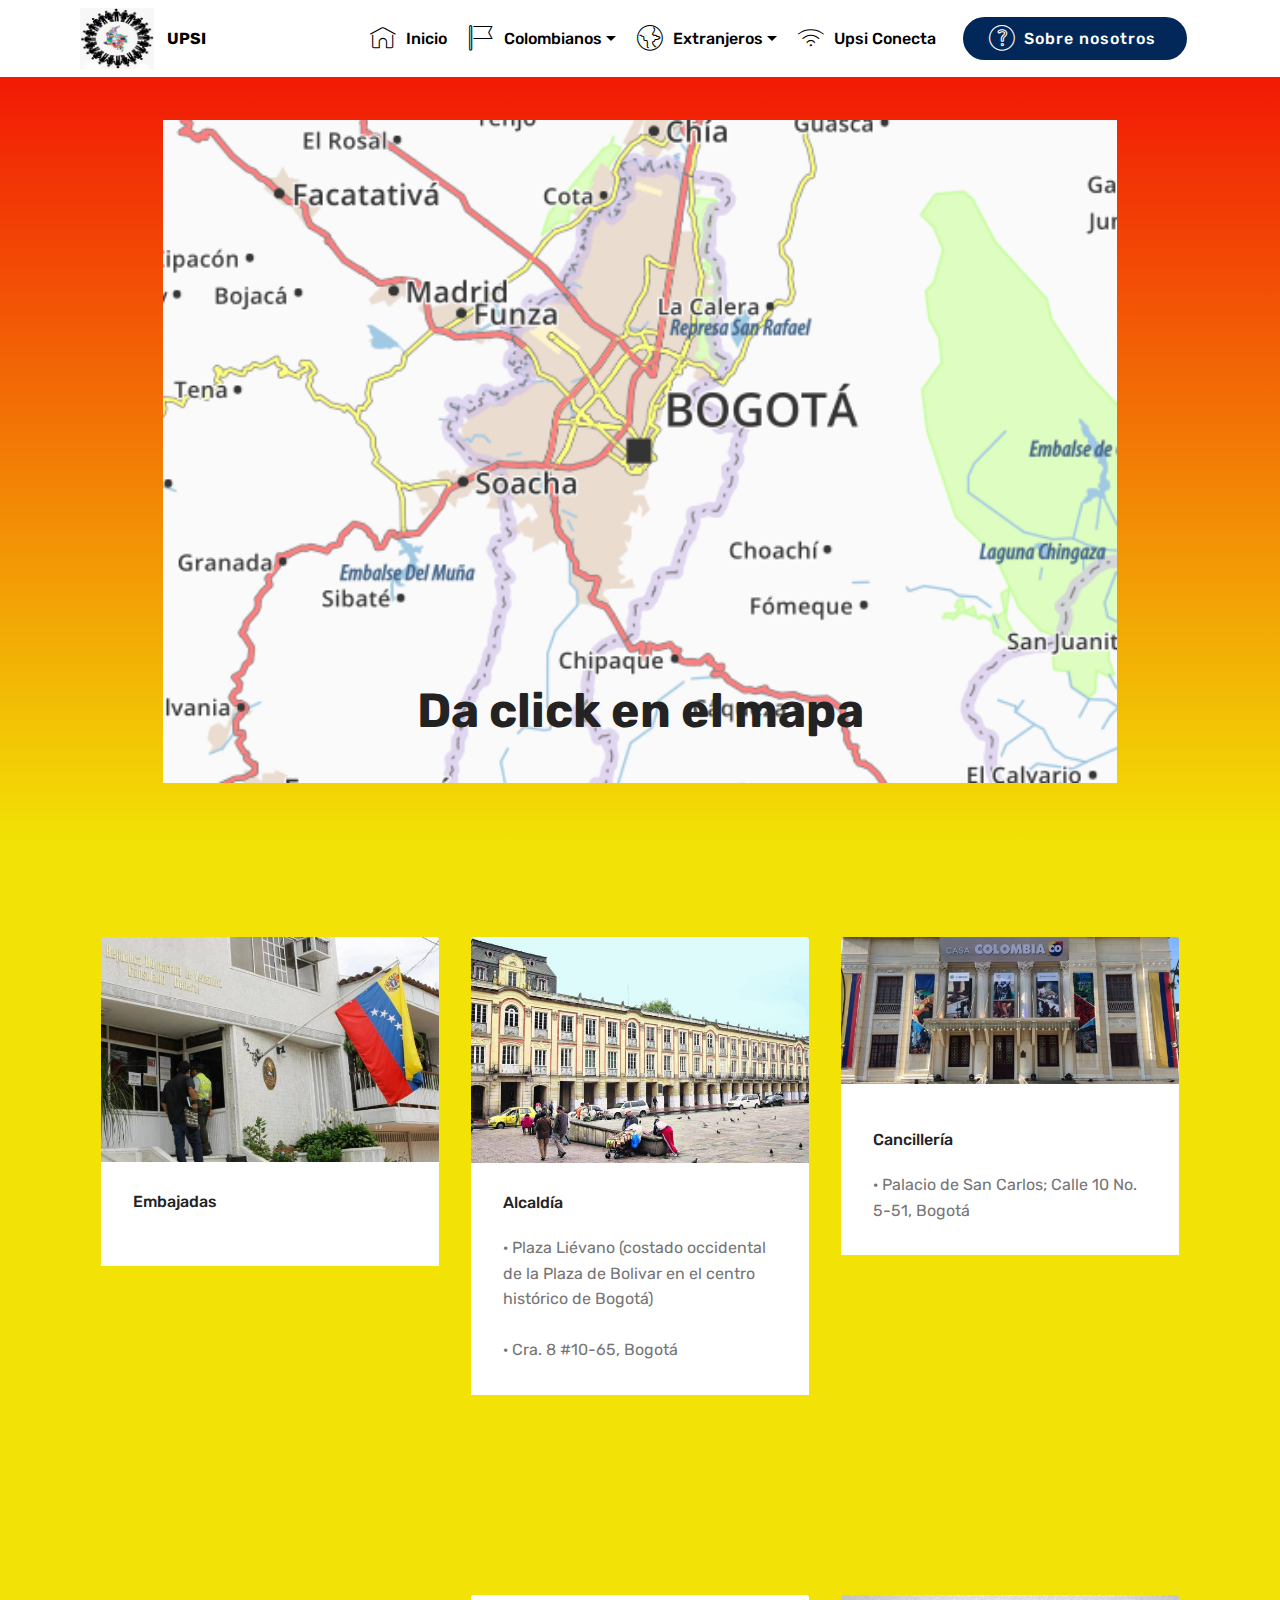
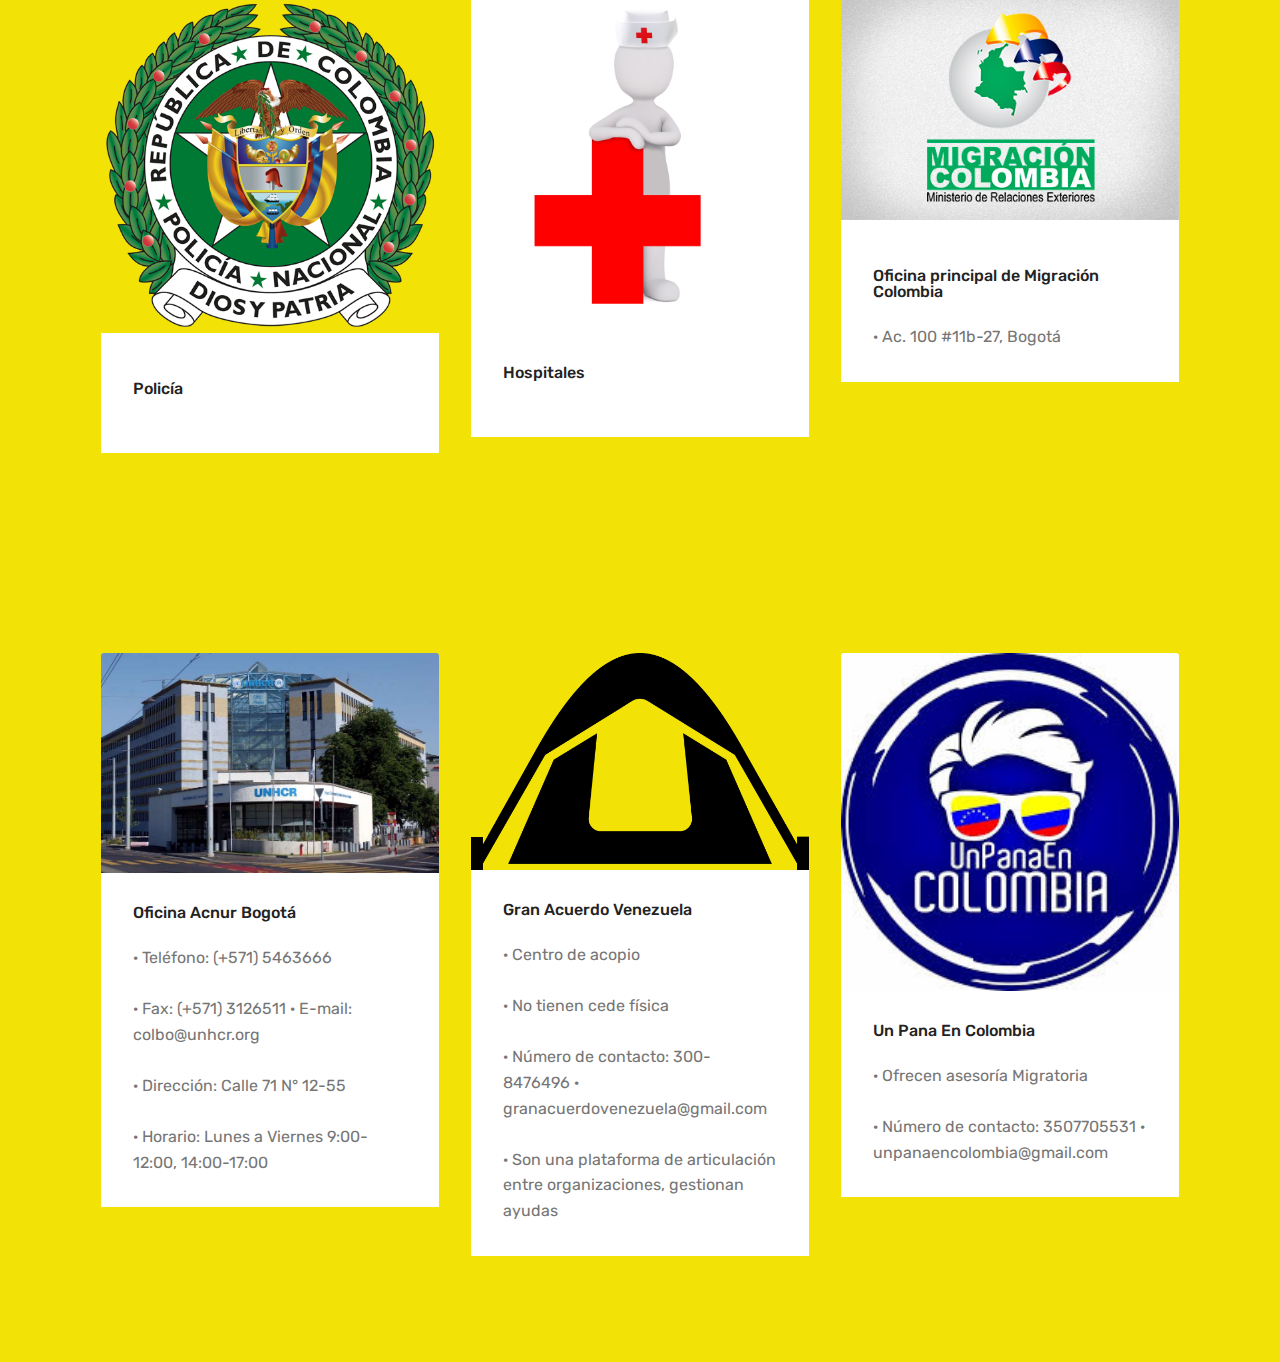
<file: page3.html>
<!DOCTYPE html>
<html  >
<head>
  <!-- Site made with Mobirise Website Builder v4.12.3, https://mobirise.com -->
  <meta charset="UTF-8">
  <meta http-equiv="X-UA-Compatible" content="IE=edge">
  <meta name="generator" content="Mobirise v4.12.3, mobirise.com">
  <meta name="viewport" content="width=device-width, initial-scale=1, minimum-scale=1">
  <link rel="shortcut icon" href="assets/images/logooooooooooooooooo1.jpg" type="image/x-icon">
  <meta name="description" content="Website Builder Description">
  
  
  <title>Page 3</title>
  <link rel="stylesheet" href="assets/web/assets/mobirise-icons/mobirise-icons.css">
  <link rel="stylesheet" href="assets/bootstrap/css/bootstrap.min.css">
  <link rel="stylesheet" href="assets/bootstrap/css/bootstrap-grid.min.css">
  <link rel="stylesheet" href="assets/bootstrap/css/bootstrap-reboot.min.css">
  <link rel="stylesheet" href="assets/tether/tether.min.css">
  <link rel="stylesheet" href="assets/dropdown/css/style.css">
  <link rel="stylesheet" href="assets/theme/css/style.css">
  <link rel="preload" as="style" href="assets/mobirise/css/mbr-additional.css"><link rel="stylesheet" href="assets/mobirise/css/mbr-additional.css" type="text/css">
  
  
  
</head>
<body>
  <section class="menu cid-rYHkgEVGgl" once="menu" id="menu2-a">

    

    <nav class="navbar navbar-expand beta-menu navbar-dropdown align-items-center navbar-fixed-top navbar-toggleable-sm">
        <button class="navbar-toggler navbar-toggler-right" type="button" data-toggle="collapse" data-target="#navbarSupportedContent" aria-controls="navbarSupportedContent" aria-expanded="false" aria-label="Toggle navigation">
            <div class="hamburger">
                <span></span>
                <span></span>
                <span></span>
                <span></span>
            </div>
        </button>
        <div class="menu-logo">
            <div class="navbar-brand">
                <span class="navbar-logo">
                    
                        <img src="assets/images/logooooooooooooooooo1.jpg" alt="Mobirise" title="" style="height: 3.8rem;">
                    
                </span>
                <span class="navbar-caption-wrap"><a class="navbar-caption text-black display-4" href="https://mobirise.co">UPSI</a></span>
            </div>
        </div>
        <div class="collapse navbar-collapse" id="navbarSupportedContent">
            <ul class="navbar-nav nav-dropdown" data-app-modern-menu="true"><li class="nav-item">
                    <a class="nav-link link text-black display-4" href="index.html"><span class="mbri-home mbr-iconfont mbr-iconfont-btn"></span>Inicio</a>
                </li><li class="nav-item dropdown"><a class="nav-link link text-black dropdown-toggle display-4" href="https://mobirise.co" data-toggle="dropdown-submenu" aria-expanded="false"><span class="mbri-flag mbr-iconfont mbr-iconfont-btn"></span>Colombianos</a><div class="dropdown-menu"><a class="text-black dropdown-item display-4" href="page1.html#header9-4">Leyes y políticas de migración</a><a class="text-black dropdown-item display-4" href="page2.html#features12-8" aria-expanded="false">Alimenta tu empatía</a></div></li><li class="nav-item dropdown"><a class="nav-link link text-black dropdown-toggle display-4" href="https://mobirise.co" data-toggle="dropdown-submenu" aria-expanded="false"><span class="mbri-globe mbr-iconfont mbr-iconfont-btn"></span>Extranjeros</a><div class="dropdown-menu"><a class="text-black dropdown-item display-4" href="page3.html#image3-m">Lugares de interés</a><a class="text-black dropdown-item display-4" href="page4.html#features11-d" aria-expanded="false">Derechos y obligaciones</a><a class="text-black dropdown-item display-4" href="page5.html#gallery2-i" aria-expanded="false">Culturizate</a></div></li>
                <li class="nav-item">
                    <a class="nav-link link text-black display-4" href="https://groups.google.com/forum/?hl=es-419#!forum/upsi-conecta" target="_blank"><span class="mbri-wifi mbr-iconfont mbr-iconfont-btn"></span>Upsi Conecta&nbsp;</a>
                </li></ul>
            <div class="navbar-buttons mbr-section-btn"><a class="btn btn-sm btn-primary display-4" href="page6.html#progress-bars2-k"><span class="mbri-question mbr-iconfont mbr-iconfont-btn"></span>
                    Sobre nosotros&nbsp;</a></div>
        </div>
    </nav>
</section>

<section class="engine"><a href="https://mobirise.info/z">best free css templates</a></section><section class="cid-rYHJPfjGLR" id="image3-m">

    

    <figure class="mbr-figure container">
            <div class="image-block" style="width: 86%;">
                <a href="https://mapas.bogota.gov.co/#" target="_blank"><img src="assets/images/carte.png" width="1400" alt="Mobirise" title=""></a>
                <figcaption class="mbr-figure-caption mbr-figure-caption-over">
                    <div class="container pb-5 mbr-white align-center mbr-fonts-style display-2"><strong>Da click en el mapa</strong></div>
                </figcaption>
            </div>
    </figure>
</section>

<section class="features18 popup-btn-cards cid-rYHJSISgdD" id="features18-n">

    

    
    <div class="container">
        
        
        <div class="media-container-row pt-5 ">
            <div class="card p-3 col-12 col-md-6 col-lg-4">
                <div class="card-wrapper ">
                    <div class="card-img">
                        <div class="mbr-overlay"></div>
                        <div class="mbr-section-btn text-center"><a href="https://www.google.com/maps/d/u/0/viewer?gl=us&ie=UTF8&oe=UTF8&msa=0&mid=1qF5O5M79LZgKcoud2bx3YKB681M&ll=5.18233292325876%2C-74.958213&z=8" class="btn btn-primary display-4" target="_blank">Encuenta tu embajada</a></div>
                        <img src="assets/images/embajada-venezuela-colombia.jpg" alt="Mobirise" title="">
                    </div>
                    <div class="card-box">
                        <h4 class="card-title mbr-fonts-style display-7">Embajadas&nbsp;</h4>
                        <p class="mbr-text mbr-fonts-style align-left display-7"></p>
                    </div>
                </div>
            </div>
            <div class="card p-3 col-12 col-md-6 col-lg-4">
                <div class="card-wrapper">
                    <div class="card-img">
                        <div class="mbr-overlay"></div>
                        <div class="mbr-section-btn text-center"><a href="https://bogota.gov.co/" class="btn btn-primary display-4" target="_blank">Ver</a></div>
                        <img src="assets/images/5b0cae028fbb9.jpeg" alt="Mobirise" title="">
                    </div>
                    <div class="card-box">
                        <h4 class="card-title mbr-fonts-style display-7">
                            Alcaldía
                        </h4>
                        <p class="mbr-text mbr-fonts-style display-7">· Plaza Liévano (costado occidental de la Plaza de Bolivar en el centro histórico de Bogotá) 
<br>
<br>· Cra. 8 #10-65, Bogotá</p>
                    </div>
                </div>
            </div>

            <div class="card p-3 col-12 col-md-6 col-lg-4">
                <div class="card-wrapper">
                    <div class="card-img">
                        <div class="mbr-overlay"></div>
                        <div class="mbr-section-btn text-center"><a href="https://www.cancilleria.gov.co/" class="btn btn-primary display-4" target="_blank">Ver</a></div>
                        <img src="assets/images/img-20160804-wa0022.jpg" alt="Mobirise" title="">
                    </div>
                    <div class="card-box">
                        <h4 class="card-title mbr-fonts-style display-7">
                            
                        <div><br></div><div>Cancillería</div></h4>
                        <p class="mbr-text mbr-fonts-style display-7">
                            · Palacio de San Carlos; Calle 10 No. 5-51, Bogotá
                        </p>
                    </div>
                </div>
            </div>

            
        </div>
    </div>
</section>

<section class="features18 popup-btn-cards cid-rYHJTb5oda" id="features18-o">

    

    
    <div class="container">
        
        
        <div class="media-container-row pt-5 ">
            <div class="card p-3 col-12 col-md-6 col-lg-4">
                <div class="card-wrapper ">
                    <div class="card-img">
                        <div class="mbr-overlay"></div>
                        <div class="mbr-section-btn text-center"><a href="https://www.policia.gov.co/bogota/directorio" class="btn btn-primary display-4" target="_blank">En esta página podrás encontrar las estaciones, cuadrantes y cais más cercanos a ti</a></div>
                        <img src="assets/images/escudo-policia.png" alt="Mobirise" title="">
                    </div>
                    <div class="card-box">
                        <h4 class="card-title mbr-fonts-style display-7">
                            
                        <div><br></div><div>Policía</div></h4>
                        <p class="mbr-text mbr-fonts-style align-left display-7"></p>
                    </div>
                </div>
            </div>
            <div class="card p-3 col-12 col-md-6 col-lg-4">
                <div class="card-wrapper">
                    <div class="card-img">
                        <div class="mbr-overlay"></div>
                        <div class="mbr-section-btn text-center"><a href="http://bogotaghub-gov-esri-co.opendata.arcgis.com/datasets/52d4d7402ec64e029b46abf2594e3c3a_0" class="btn btn-primary display-4" target="_blank">Acá podrás encontrar los hospitales más cercanos a ti</a></div>
                        <img src="assets/images/medical-sister-1780698.jpg" alt="Mobirise" title="">
                    </div>
                    <div class="card-box">
                        <h4 class="card-title mbr-fonts-style display-7">
                            Hospitales
                        </h4>
                        <p class="mbr-text mbr-fonts-style display-7"></p>
                    </div>
                </div>
            </div>

            <div class="card p-3 col-12 col-md-6 col-lg-4">
                <div class="card-wrapper">
                    <div class="card-img">
                        <div class="mbr-overlay"></div>
                        <div class="mbr-section-btn text-center"><a href="https://www.migracioncolombia.gov.co/" class="btn btn-primary display-4" target="_blank">Ver</a></div>
                        <img src="assets/images/unnamed.jpg" alt="Mobirise" title="">
                    </div>
                    <div class="card-box">
                        <h4 class="card-title mbr-fonts-style display-7">
                            
                        <div><br></div><div>Oficina principal de Migración Colombia</div></h4>
                        <p class="mbr-text mbr-fonts-style display-7">
                            · Ac. 100 #11b-27, Bogotá
                        </p>
                    </div>
                </div>
            </div>

            
        </div>
    </div>
</section>

<section class="features18 popup-btn-cards cid-rYHJU2z8SA" id="features18-p">

    

    
    <div class="container">
        
        
        <div class="media-container-row pt-5 ">
            <div class="card p-3 col-12 col-md-6 col-lg-4">
                <div class="card-wrapper ">
                    <div class="card-img">
                        <div class="mbr-overlay"></div>
                        
                        <img src="assets/images/4cea6fdd6.jpg" alt="Mobirise" title="">
                    </div>
                    <div class="card-box">
                        <h4 class="card-title mbr-fonts-style display-7">Oficina Acnur Bogotá</h4>
                        <p class="mbr-text mbr-fonts-style align-left display-7">· Teléfono: (+571) 5463666 
<br>
<br>· Fax: (+571) 3126511 · E-mail: colbo@unhcr.org 
<br>
<br>· Dirección: Calle 71 N° 12-55 
<br>
<br>· Horario: Lunes a Viernes 9:00-12:00, 14:00-17:00</p>
                    </div>
                </div>
            </div>
            <div class="card p-3 col-12 col-md-6 col-lg-4">
                <div class="card-wrapper">
                    <div class="card-img">
                        <div class="mbr-overlay"></div>
                        
                        <img src="assets/images/camp-1294343.png" alt="Mobirise" title="">
                    </div>
                    <div class="card-box">
                        <h4 class="card-title mbr-fonts-style display-7">Gran Acuerdo Venezuela</h4>
                        <p class="mbr-text mbr-fonts-style display-7">· Centro de acopio 
<br>
<br>· No tienen cede física 
<br>
<br>· Número de contacto: 300-8476496 · granacuerdovenezuela@gmail.com 
<br>
<br>· Son una plataforma de articulación entre organizaciones, gestionan ayudas&nbsp;<br></p>
                    </div>
                </div>
            </div>

            <div class="card p-3 col-12 col-md-6 col-lg-4">
                <div class="card-wrapper">
                    <div class="card-img">
                        <div class="mbr-overlay"></div>
                        
                        <img src="assets/images/download.jpg" alt="Mobirise" title="">
                    </div>
                    <div class="card-box">
                        <h4 class="card-title mbr-fonts-style display-7">Un Pana En Colombia</h4>
                        <p class="mbr-text mbr-fonts-style display-7">· Ofrecen asesoría Migratoria 
<br>
<br>· Número de contacto: 3507705531 · unpanaencolombia@gmail.com</p>
                    </div>
                </div>
            </div>

            
        </div>
    </div>
</section>


  <script src="assets/web/assets/jquery/jquery.min.js"></script>
  <script src="assets/popper/popper.min.js"></script>
  <script src="assets/bootstrap/js/bootstrap.min.js"></script>
  <script src="assets/tether/tether.min.js"></script>
  <script src="assets/smoothscroll/smooth-scroll.js"></script>
  <script src="assets/dropdown/js/nav-dropdown.js"></script>
  <script src="assets/dropdown/js/navbar-dropdown.js"></script>
  <script src="assets/touchswipe/jquery.touch-swipe.min.js"></script>
  <script src="assets/mbr-popup-btns/mbr-popup-btns.js"></script>
  <script src="assets/theme/js/script.js"></script>
  
  
</body>
</html>
</file>
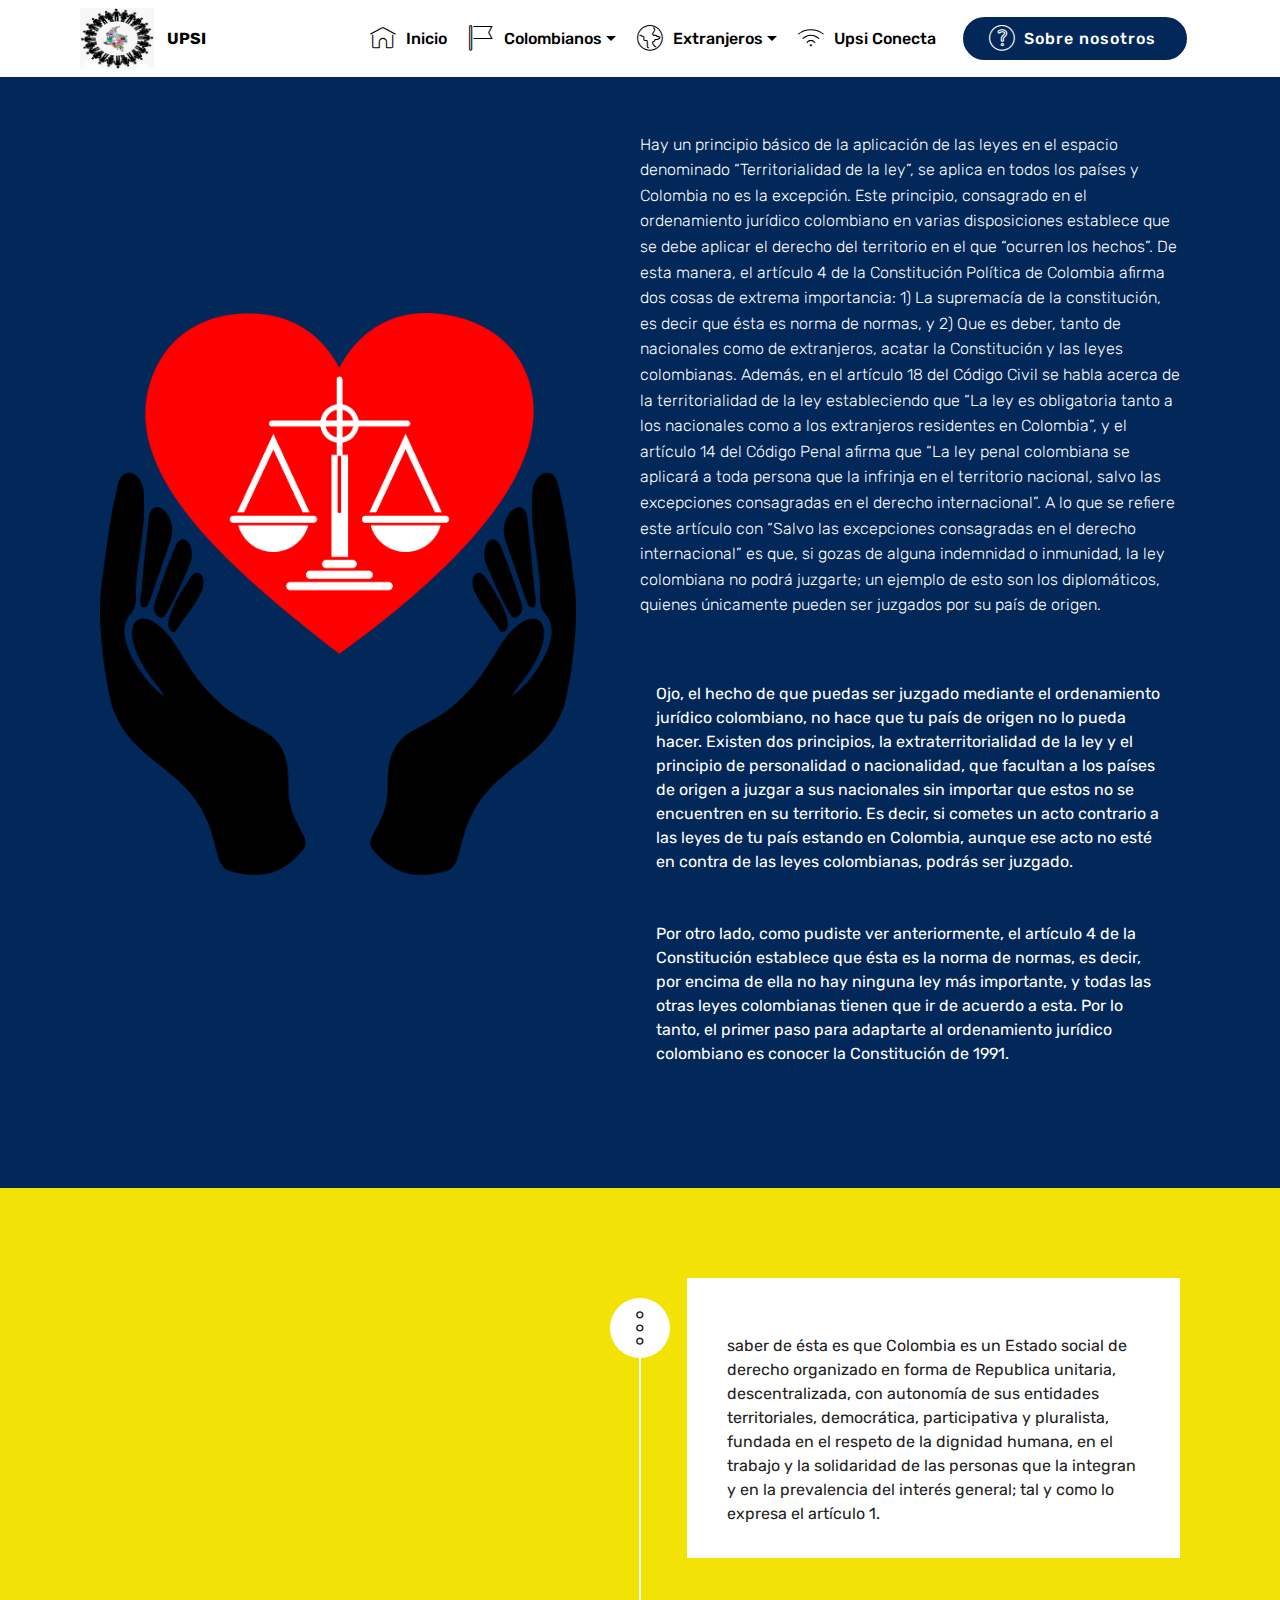
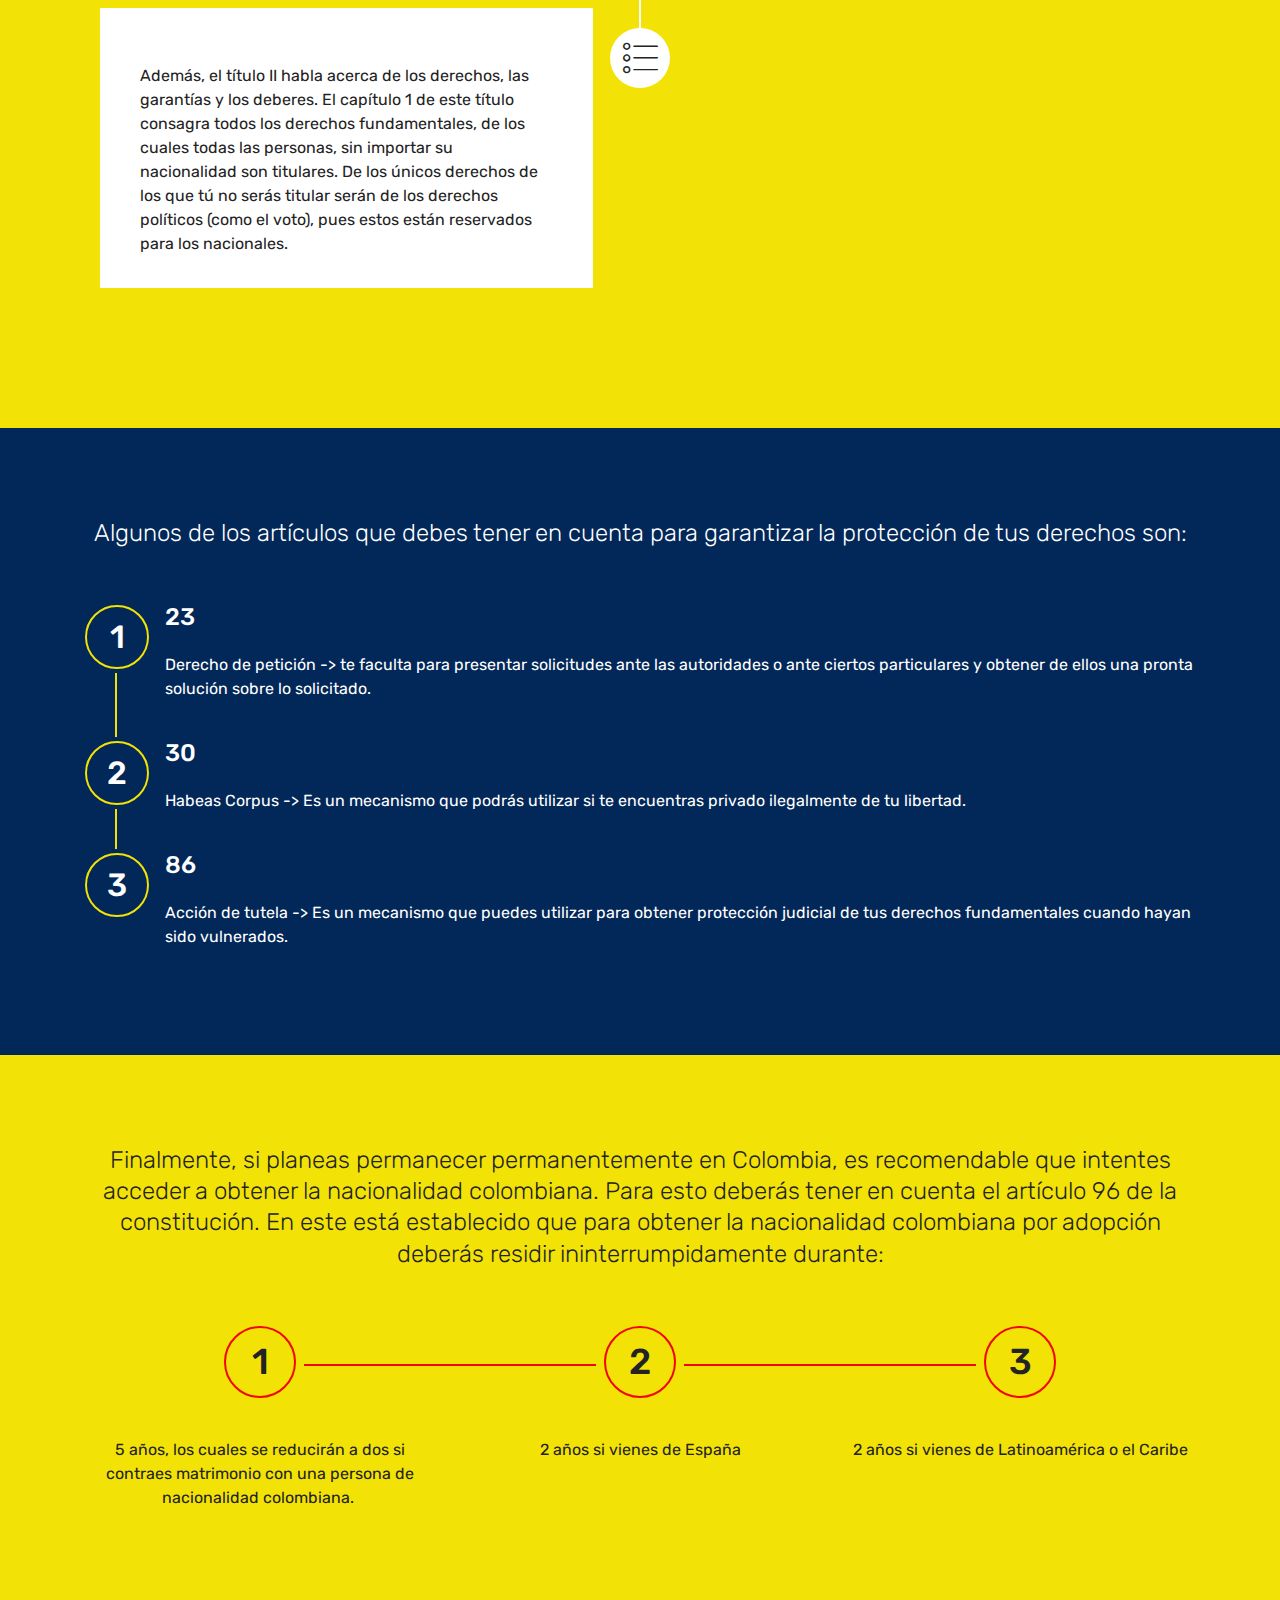
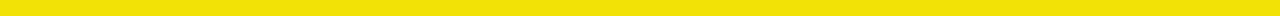
<file: page4.html>
<!DOCTYPE html>
<html  >
<head>
  <!-- Site made with Mobirise Website Builder v4.12.3, https://mobirise.com -->
  <meta charset="UTF-8">
  <meta http-equiv="X-UA-Compatible" content="IE=edge">
  <meta name="generator" content="Mobirise v4.12.3, mobirise.com">
  <meta name="viewport" content="width=device-width, initial-scale=1, minimum-scale=1">
  <link rel="shortcut icon" href="assets/images/logooooooooooooooooo1.jpg" type="image/x-icon">
  <meta name="description" content="Website Creator Description">
  
  
  <title>Page 4</title>
  <link rel="stylesheet" href="assets/web/assets/mobirise-icons/mobirise-icons.css">
  <link rel="stylesheet" href="assets/bootstrap/css/bootstrap.min.css">
  <link rel="stylesheet" href="assets/bootstrap/css/bootstrap-grid.min.css">
  <link rel="stylesheet" href="assets/bootstrap/css/bootstrap-reboot.min.css">
  <link rel="stylesheet" href="assets/tether/tether.min.css">
  <link rel="stylesheet" href="assets/dropdown/css/style.css">
  <link rel="stylesheet" href="assets/theme/css/style.css">
  <link rel="preload" as="style" href="assets/mobirise/css/mbr-additional.css"><link rel="stylesheet" href="assets/mobirise/css/mbr-additional.css" type="text/css">
  
  
  
</head>
<body>
  <section class="menu cid-rYHkgEVGgl" once="menu" id="menu2-b">

    

    <nav class="navbar navbar-expand beta-menu navbar-dropdown align-items-center navbar-fixed-top navbar-toggleable-sm">
        <button class="navbar-toggler navbar-toggler-right" type="button" data-toggle="collapse" data-target="#navbarSupportedContent" aria-controls="navbarSupportedContent" aria-expanded="false" aria-label="Toggle navigation">
            <div class="hamburger">
                <span></span>
                <span></span>
                <span></span>
                <span></span>
            </div>
        </button>
        <div class="menu-logo">
            <div class="navbar-brand">
                <span class="navbar-logo">
                    
                        <img src="assets/images/logooooooooooooooooo1.jpg" alt="Mobirise" title="" style="height: 3.8rem;">
                    
                </span>
                <span class="navbar-caption-wrap"><a class="navbar-caption text-black display-4" href="https://mobirise.co">UPSI</a></span>
            </div>
        </div>
        <div class="collapse navbar-collapse" id="navbarSupportedContent">
            <ul class="navbar-nav nav-dropdown" data-app-modern-menu="true"><li class="nav-item">
                    <a class="nav-link link text-black display-4" href="index.html"><span class="mbri-home mbr-iconfont mbr-iconfont-btn"></span>Inicio</a>
                </li><li class="nav-item dropdown"><a class="nav-link link text-black dropdown-toggle display-4" href="https://mobirise.co" data-toggle="dropdown-submenu" aria-expanded="false"><span class="mbri-flag mbr-iconfont mbr-iconfont-btn"></span>Colombianos</a><div class="dropdown-menu"><a class="text-black dropdown-item display-4" href="page1.html#header9-4">Leyes y políticas de migración</a><a class="text-black dropdown-item display-4" href="page2.html#features12-8" aria-expanded="false">Alimenta tu empatía</a></div></li><li class="nav-item dropdown"><a class="nav-link link text-black dropdown-toggle display-4" href="https://mobirise.co" data-toggle="dropdown-submenu" aria-expanded="false"><span class="mbri-globe mbr-iconfont mbr-iconfont-btn"></span>Extranjeros</a><div class="dropdown-menu"><a class="text-black dropdown-item display-4" href="page3.html#image3-m">Lugares de interés</a><a class="text-black dropdown-item display-4" href="page4.html#features11-d" aria-expanded="false">Derechos y obligaciones</a><a class="text-black dropdown-item display-4" href="page5.html#gallery2-i" aria-expanded="false">Culturizate</a></div></li>
                <li class="nav-item">
                    <a class="nav-link link text-black display-4" href="https://groups.google.com/forum/?hl=es-419#!forum/upsi-conecta" target="_blank"><span class="mbri-wifi mbr-iconfont mbr-iconfont-btn"></span>Upsi Conecta&nbsp;</a>
                </li></ul>
            <div class="navbar-buttons mbr-section-btn"><a class="btn btn-sm btn-primary display-4" href="page6.html#progress-bars2-k"><span class="mbri-question mbr-iconfont mbr-iconfont-btn"></span>
                    Sobre nosotros&nbsp;</a></div>
        </div>
    </nav>
</section>

<section class="engine"><a href="https://mobirise.info/i">free web creation software</a></section><section class="features11 cid-rYHB6SWTlp" id="features11-d">

    

    

    <div class="container">   
        <div class="col-md-12">
            <div class="media-container-row">
                <div class="mbr-figure m-auto" style="width: 50%;">
                    <img src="assets/images/heart-2028061.png" alt="Mobirise" title="">
                </div>
                <div class=" align-left aside-content">
                    
                    <div class="mbr-section-text">
                        <p class="mbr-text mb-5 pt-3 mbr-light mbr-fonts-style display-7"><br>Hay un principio básico de la aplicación de las leyes en el espacio denominado “Territorialidad de la ley”, se aplica en todos los países y Colombia no es la excepción. Este principio, consagrado en el ordenamiento jurídico colombiano en varias disposiciones establece que se debe aplicar el derecho del territorio en el que “ocurren los hechos”. De esta manera, el artículo 4 de la Constitución Política de Colombia afirma dos cosas de extrema importancia: 1) La supremacía de la constitución, es decir que ésta es norma de normas, y 2) Que es deber, tanto de nacionales como de extranjeros, acatar la Constitución y las leyes colombianas. Además, en el artículo 18 del Código Civil se habla acerca de la territorialidad de la ley estableciendo que “La ley es obligatoria tanto a los nacionales como a los extranjeros residentes en Colombia”, y el artículo 14 del Código Penal afirma que “La ley penal colombiana se aplicará a toda persona que la infrinja en el territorio nacional, salvo las excepciones consagradas en el derecho internacional”. A lo que se refiere este artículo con “Salvo las excepciones consagradas en el derecho internacional” es que, si gozas de alguna indemnidad o inmunidad, la ley colombiana no podrá juzgarte; un ejemplo de esto son los diplomáticos, quienes únicamente pueden ser juzgados por su país de origen.&nbsp;<br></p>
                    </div>

                    <div class="block-content">
                        <div class="card p-3 pr-3">
                            <div class="media">
                                     
                                <div class="media-body">
                                    
                                </div>
                            </div>                

                            <div class="card-box">
                                <p class="block-text mbr-fonts-style display-7">
                                   Ojo, el hecho de que puedas ser juzgado mediante el ordenamiento jurídico colombiano, no hace que tu país de origen no lo pueda hacer. Existen dos principios, la extraterritorialidad de la ley y el principio de personalidad o nacionalidad, que facultan a los países de origen a juzgar a sus nacionales sin importar que estos no se encuentren en su territorio. Es decir, si cometes un acto contrario a las leyes de tu país estando en Colombia, aunque ese acto no esté en contra de las leyes colombianas, podrás ser juzgado. 
                                </p>
                            </div>
                        </div>

                        <div class="card p-3 pr-3">
                            <div class="media">
                                     
                                <div class="media-body">
                                    
                                </div>
                            </div>                

                            <div class="card-box">
                                <p class="block-text mbr-fonts-style display-7">
                                    Por otro lado, como pudiste ver anteriormente, el artículo 4 de la Constitución establece que ésta es la norma de normas, es decir, por encima de ella no hay ninguna ley más importante, y todas las otras leyes colombianas tienen que ir de acuerdo a esta. Por lo tanto, el primer paso para adaptarte al ordenamiento jurídico colombiano es conocer la Constitución de 1991.
                                </p>
                            </div>
                        </div>
                    </div>
                </div>
            </div>
        </div> 
    </div>          
</section>

<section class="timeline2 cid-rYHB8Sv5Nd" id="timeline2-e">

    

    

    <div class="container align-center">
        
        

        <div class="container timelines-container" mbri-timelines="">
            <!--1-->
            <div class="row timeline-element reverse separline">
                <span class="iconsBackground">
                    <span class="mbr-iconfont mbri-more-vertical"></span>
                </span>          
                <div class="col-xs-12 col-md-6 align-left">
                    <div class="timeline-text-content">
                        <h4 class="mbr-timeline-title pb-3 mbr-fonts-style display-5"></h4>
                        <p class="mbr-timeline-text mbr-fonts-style display-7">
                            saber de ésta es que Colombia es un Estado social de derecho organizado en forma de Republica unitaria, descentralizada, con autonomía de sus entidades territoriales, democrática, participativa y pluralista, fundada en el respeto de la dignidad humana, en el trabajo y la solidaridad de las personas que la integran y en la prevalencia del interés general; tal y como lo expresa el artículo 1.
                        </p>
                     </div>
                </div>
            </div>
            <!--2-->
            <div class="row timeline-element ">
                <span class="iconsBackground">
                    <span class="mbr-iconfont mbri-bulleted-list"></span>
                </span>
                <div class="col-xs-12 col-md-6 align-left ">
                    <div class="timeline-text-content">
                        <h4 class="mbr-timeline-title pb-3 mbr-fonts-style display-5"></h4>
                        <p class="mbr-timeline-text mbr-fonts-style display-7">
                            Además, el título II habla acerca de los derechos, las garantías y los deberes. El capítulo 1 de este título consagra todos los derechos fundamentales, de los cuales todas las personas, sin importar su nacionalidad son titulares. De los únicos derechos de los que tú no serás titular serán de los derechos políticos (como el voto), pues estos están reservados para los nacionales.
                        </p>
                    </div>
                </div>
            </div>
            <!--3-->
            
            <!--4-->
            
            <!--5-->
            
            <!--6-->
            
            <!--7-->
            
            <!--8-->
            
            <!--9-->
            
            <!--10-->
            
            <!--11-->
            
            <!--12-->
            
        </div>
    </div>
</section>

<section class="step1 cid-rYHBeH5ouo" id="step1-f">

    

    
    
    <div class="container">
        
        <h3 class="mbr-section-subtitle pb-5 mbr-fonts-style align-center display-5">Algunos de los artículos que debes tener en cuenta para garantizar la protección de tus derechos son:</h3>
        <div class="step-container">
            <div class="card separline pb-4">
                <div class="step-element d-flex">
                    <div class="step-wrapper pr-3">
                        <h3 class="step d-flex align-items-center justify-content-center">
                            1
                        </h3>
                    </div>          
                    <div class="step-text-content">
                        <h4 class="mbr-step-title pb-3 mbr-fonts-style display-5">23</h4>
                        <p class="mbr-step-text mbr-fonts-style display-7">
                            Derecho de petición -&gt; te faculta para presentar solicitudes ante las autoridades o ante ciertos particulares y obtener de ellos una pronta solución sobre lo solicitado.                        </p>
                    </div>
                </div>
            </div>

            <div class="card separline pb-4">
                <div class="step-element d-flex">
                    <div class="step-wrapper pr-3">
                        <h3 class="step d-flex align-items-center justify-content-center">
                            2
                        </h3>
                    </div>          
                    <div class="step-text-content">
                        <h4 class="mbr-step-title pb-3 mbr-fonts-style display-5">30</h4>
                        <p class="mbr-step-text mbr-fonts-style display-7">
                            Habeas Corpus -&gt; Es un mecanismo que podrás utilizar si te encuentras privado ilegalmente de tu libertad.</p>
                    </div>
                </div>
            </div>

            <div class="card">
                <div class="step-element d-flex">
                    <div class="step-wrapper pr-3">
                        <h3 class="step d-flex align-items-center justify-content-center">
                            3
                        </h3>
                    </div>          
                    <div class="step-text-content">
                        <h4 class="mbr-step-title pb-3 mbr-fonts-style display-5">86</h4>
                        <p class="mbr-step-text mbr-fonts-style display-7">
                            Acción de tutela -&gt; Es un mecanismo que puedes utilizar para obtener protección judicial de tus derechos fundamentales cuando hayan sido vulnerados.
                        </p>
                    </div>
                </div>
            </div>

            
            
            
            
            
            
            
            
            
            
            
        </div>
    </div>
</section>

<section class="step2 cid-rYHBfheAVj" id="step2-g">

    

    
    
    <div class="container">
        
        <h3 class="mbr-section-subtitle pb-5 mbr-fonts-style align-center display-5">Finalmente, si planeas permanecer permanentemente en Colombia, es recomendable que intentes acceder a obtener la nacionalidad colombiana. Para esto deberás tener en cuenta el artículo 96 de la constitución. En este está establecido que para obtener la nacionalidad colombiana por adopción deberás residir ininterrumpidamente durante:</h3>
        <div class="step-container row justify-content-center">
            <div class="card col-12 col-md-4 separline">
                <div class="step-element">
                    <div class="step-wrapper pb-3">
                        <h3 class="step d-flex align-items-center justify-content-center m-auto">
                            1
                        </h3>
                    </div>          
                    <div class="step-text-content align-center">
                        <h4 class="mbr-step-title pb-3 mbr-fonts-style display-5"></h4>
                        <p class="mbr-step-text mbr-fonts-style display-7">5 años, los cuales se reducirán a dos si contraes matrimonio con una persona de nacionalidad colombiana.&nbsp;<br></p>
                    </div>
                </div>
            </div>

            <div class="card col-12 separline col-md-4">
                <div class="step-element">
                    <div class="step-wrapper pb-3">
                        <h3 class="step d-flex align-items-center justify-content-center m-auto">
                            2
                        </h3>
                    </div>          
                    <div class="step-text-content align-center">
                        <h4 class="mbr-step-title pb-3 mbr-fonts-style display-5"></h4>
                        <p class="mbr-step-text mbr-fonts-style display-7">
                            2 años si vienes de España</p>
                    </div>
                </div>
            </div>

            <div class="card col-md-4 col-12 separline last-child">
                <div class="step-element">
                    <div class="step-wrapper pb-3">
                        <h3 class="step d-flex align-items-center justify-content-center m-auto">
                            3
                        </h3>
                    </div>          
                    <div class="step-text-content align-center">
                        <h4 class="mbr-step-title pb-3 mbr-fonts-style display-5"></h4>
                        <p class="mbr-step-text mbr-fonts-style display-7">
                            2 años si vienes de Latinoamérica o el Caribe</p>
                    </div>
                </div>
            </div>

            
            
            
            
            
            
            
            
            
            
            
        </div>
    </div>
</section>


  <script src="assets/web/assets/jquery/jquery.min.js"></script>
  <script src="assets/popper/popper.min.js"></script>
  <script src="assets/bootstrap/js/bootstrap.min.js"></script>
  <script src="assets/tether/tether.min.js"></script>
  <script src="assets/smoothscroll/smooth-scroll.js"></script>
  <script src="assets/dropdown/js/nav-dropdown.js"></script>
  <script src="assets/dropdown/js/navbar-dropdown.js"></script>
  <script src="assets/touchswipe/jquery.touch-swipe.min.js"></script>
  <script src="assets/theme/js/script.js"></script>
  
  
</body>
</html>
</file>
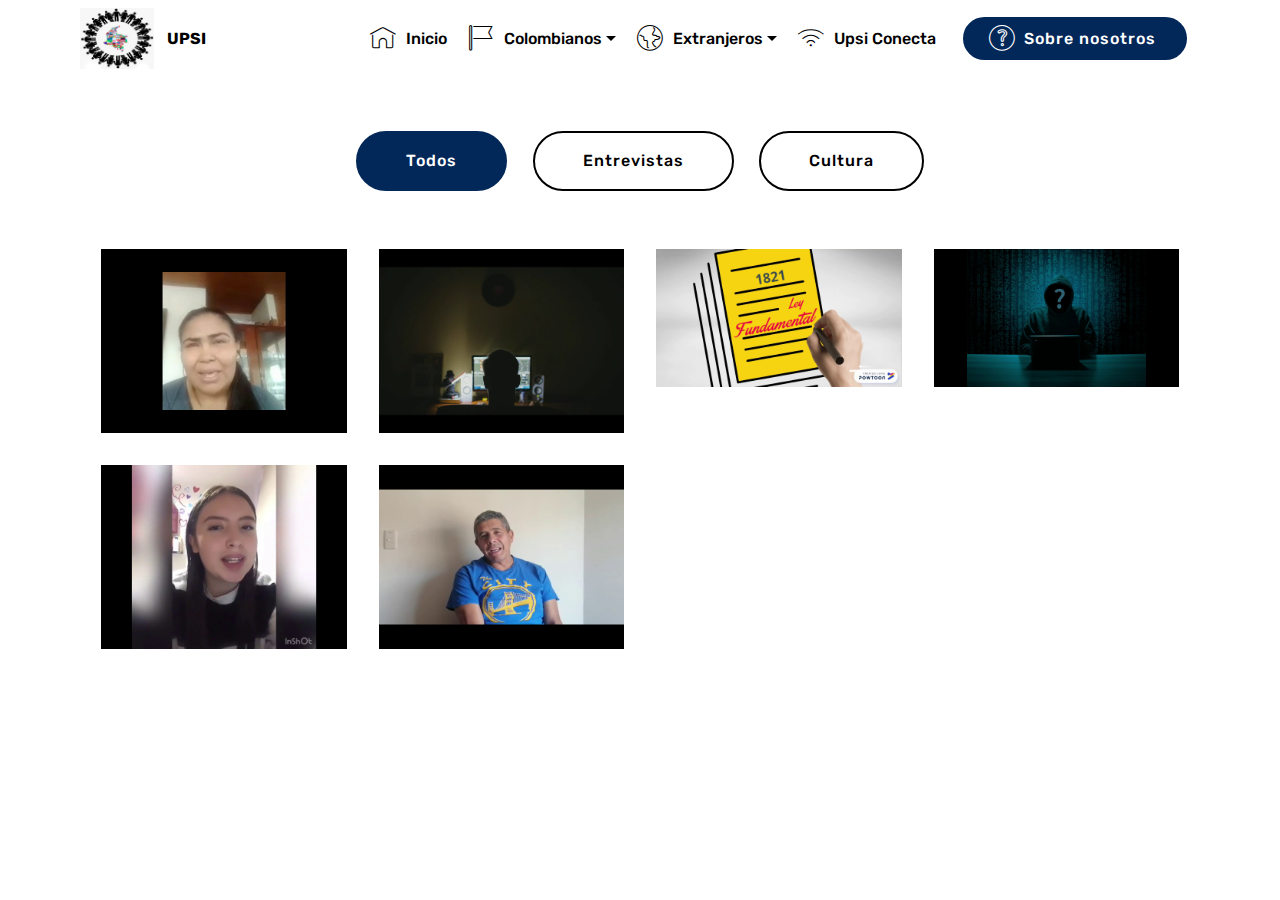
<file: page5.html>
<!DOCTYPE html>
<html  >
<head>
  <!-- Site made with Mobirise Website Builder v4.12.3, https://mobirise.com -->
  <meta charset="UTF-8">
  <meta http-equiv="X-UA-Compatible" content="IE=edge">
  <meta name="generator" content="Mobirise v4.12.3, mobirise.com">
  <meta name="viewport" content="width=device-width, initial-scale=1, minimum-scale=1">
  <link rel="shortcut icon" href="assets/images/logooooooooooooooooo1.jpg" type="image/x-icon">
  <meta name="description" content="Web Builder Description">
  
  
  <title>Page 5</title>
  <link rel="stylesheet" href="assets/web/assets/mobirise-icons/mobirise-icons.css">
  <link rel="stylesheet" href="assets/bootstrap/css/bootstrap.min.css">
  <link rel="stylesheet" href="assets/bootstrap/css/bootstrap-grid.min.css">
  <link rel="stylesheet" href="assets/bootstrap/css/bootstrap-reboot.min.css">
  <link rel="stylesheet" href="assets/dropdown/css/style.css">
  <link rel="stylesheet" href="assets/tether/tether.min.css">
  <link rel="stylesheet" href="assets/theme/css/style.css">
  <link rel="stylesheet" href="assets/gallery/style.css">
  <link rel="preload" as="style" href="assets/mobirise/css/mbr-additional.css"><link rel="stylesheet" href="assets/mobirise/css/mbr-additional.css" type="text/css">
  
  
  
</head>
<body>
  <section class="menu cid-rYHkgEVGgl" once="menu" id="menu2-h">

    

    <nav class="navbar navbar-expand beta-menu navbar-dropdown align-items-center navbar-fixed-top navbar-toggleable-sm">
        <button class="navbar-toggler navbar-toggler-right" type="button" data-toggle="collapse" data-target="#navbarSupportedContent" aria-controls="navbarSupportedContent" aria-expanded="false" aria-label="Toggle navigation">
            <div class="hamburger">
                <span></span>
                <span></span>
                <span></span>
                <span></span>
            </div>
        </button>
        <div class="menu-logo">
            <div class="navbar-brand">
                <span class="navbar-logo">
                    
                        <img src="assets/images/logooooooooooooooooo1.jpg" alt="Mobirise" title="" style="height: 3.8rem;">
                    
                </span>
                <span class="navbar-caption-wrap"><a class="navbar-caption text-black display-4" href="https://mobirise.co">UPSI</a></span>
            </div>
        </div>
        <div class="collapse navbar-collapse" id="navbarSupportedContent">
            <ul class="navbar-nav nav-dropdown" data-app-modern-menu="true"><li class="nav-item">
                    <a class="nav-link link text-black display-4" href="index.html"><span class="mbri-home mbr-iconfont mbr-iconfont-btn"></span>Inicio</a>
                </li><li class="nav-item dropdown"><a class="nav-link link text-black dropdown-toggle display-4" href="https://mobirise.co" data-toggle="dropdown-submenu" aria-expanded="false"><span class="mbri-flag mbr-iconfont mbr-iconfont-btn"></span>Colombianos</a><div class="dropdown-menu"><a class="text-black dropdown-item display-4" href="page1.html#header9-4">Leyes y políticas de migración</a><a class="text-black dropdown-item display-4" href="page2.html#features12-8" aria-expanded="false">Alimenta tu empatía</a></div></li><li class="nav-item dropdown"><a class="nav-link link text-black dropdown-toggle display-4" href="https://mobirise.co" data-toggle="dropdown-submenu" aria-expanded="false"><span class="mbri-globe mbr-iconfont mbr-iconfont-btn"></span>Extranjeros</a><div class="dropdown-menu"><a class="text-black dropdown-item display-4" href="page3.html#image3-m">Lugares de interés</a><a class="text-black dropdown-item display-4" href="page4.html#features11-d" aria-expanded="false">Derechos y obligaciones</a><a class="text-black dropdown-item display-4" href="page5.html#gallery2-i" aria-expanded="false">Culturizate</a></div></li>
                <li class="nav-item">
                    <a class="nav-link link text-black display-4" href="https://groups.google.com/forum/?hl=es-419#!forum/upsi-conecta" target="_blank"><span class="mbri-wifi mbr-iconfont mbr-iconfont-btn"></span>Upsi Conecta&nbsp;</a>
                </li></ul>
            <div class="navbar-buttons mbr-section-btn"><a class="btn btn-sm btn-primary display-4" href="page6.html#progress-bars2-k"><span class="mbri-question mbr-iconfont mbr-iconfont-btn"></span>
                    Sobre nosotros&nbsp;</a></div>
        </div>
    </nav>
</section>

<section class="engine"><a href="https://mobirise.info/m">site design templates</a></section><section class="mbr-gallery mbr-slider-carousel cid-rYHDqxR48a" id="gallery2-i">

    

    <div class="container">
        <div><!-- Filter --><div class="mbr-gallery-filter container gallery-filter-active"><ul buttons="0"><li class="mbr-gallery-filter-all"><a class="btn btn-md btn-primary-outline active display-7" href="">Todos</a></li></ul></div><!-- Gallery --><div class="mbr-gallery-row"><div class="mbr-gallery-layout-default"><div><div><div class="mbr-gallery-item mbr-gallery-item--p2 video-slide" data-video-url="https://youtu.be/IiEestzTSjc" data-tags="Entrevistas"><div href="#lb-gallery2-i" data-slide-to="0" data-toggle="modal"><div></div><img alt="" src="assets/images/mobirise2020411-1232392020-4-1-12-47-54.jpg"><span class="icon-video"></span></div></div><div class="mbr-gallery-item mbr-gallery-item--p2 video-slide" data-video-url=" https://youtu.be/IKHu28KBdM4" data-tags="Entrevistas"><div href="#lb-gallery2-i" data-slide-to="1" data-toggle="modal"><div></div><img alt="" src="assets/images/mobirise2020411-1232392020-4-1-12-48-53.jpg"><span class="icon-video"></span></div></div><div class="mbr-gallery-item mbr-gallery-item--p2 video-slide" data-video-url="https://youtu.be/o639k8T-UFQ" data-tags="Cultura"><div href="#lb-gallery2-i" data-slide-to="2" data-toggle="modal"><div></div><img alt="" src="assets/images/mobirise2020417-213232020-4-0-21-4-18.jpg"><span class="icon-video"></span></div></div><div class="mbr-gallery-item mbr-gallery-item--p2 video-slide" data-video-url="https://youtu.be/IBnrrAnLC4I" data-tags="Entrevistas"><div href="#lb-gallery2-i" data-slide-to="3" data-toggle="modal"><div></div><img alt="" src="assets/images/mobirise2020411-1232392020-4-1-12-46-2.jpg"><span class="icon-video"></span></div></div><div class="mbr-gallery-item mbr-gallery-item--p2 video-slide" data-video-url=" https://youtu.be/TOZk70Ngdks" data-tags="Entrevistas"><div href="#lb-gallery2-i" data-slide-to="4" data-toggle="modal"><div></div><img alt="" src="assets/images/mobirise2020411-1232392020-4-1-12-48-18.jpg"><span class="icon-video"></span></div></div><div class="mbr-gallery-item mbr-gallery-item--p2 video-slide" data-video-url="https://youtu.be/njXkUc8ZmZQ" data-tags="Entrevistas"><div href="#lb-gallery2-i" data-slide-to="5" data-toggle="modal"><div></div><img alt="" src="assets/images/mobirise2020411-1232392020-4-1-12-48-32.jpg"><span class="icon-video"></span></div></div></div></div><div class="clearfix"></div></div></div><!-- Lightbox --><div data-app-prevent-settings="" class="mbr-slider modal fade carousel slide" tabindex="-1" data-keyboard="true" data-interval="false" id="lb-gallery2-i"><div class="modal-dialog"><div class="modal-content"><div class="modal-body"><div class="carousel-inner"><div class="carousel-item video-container"><img src="assets/images/background1.jpg" alt="" title=""></div><div class="carousel-item video-container"><img src="assets/images/background2.jpg" alt="" title=""></div><div class="carousel-item active video-container"><img src="assets/images/background3.jpg" alt="" title=""></div><div class="carousel-item video-container"><img src="assets/images/background4.jpg" alt="" title=""></div><div class="carousel-item video-container"><img src="assets/images/background5.jpg" alt="" title=""></div><div class="carousel-item video-container"><img src="assets/images/background6.jpg" alt="" title=""></div></div><a class="carousel-control carousel-control-prev" role="button" data-slide="prev" href="#lb-gallery2-i"><span class="mbri-left mbr-iconfont" aria-hidden="true"></span><span class="sr-only">Previous</span></a><a class="carousel-control carousel-control-next" role="button" data-slide="next" href="#lb-gallery2-i"><span class="mbri-right mbr-iconfont" aria-hidden="true"></span><span class="sr-only">Next</span></a><a class="close" href="#" role="button" data-dismiss="modal"><span class="sr-only">Close</span></a></div></div></div></div></div>
    </div>

</section>


  <script src="assets/web/assets/jquery/jquery.min.js"></script>
  <script src="assets/popper/popper.min.js"></script>
  <script src="assets/bootstrap/js/bootstrap.min.js"></script>
  <script src="assets/masonry/masonry.pkgd.min.js"></script>
  <script src="assets/imagesloaded/imagesloaded.pkgd.min.js"></script>
  <script src="assets/smoothscroll/smooth-scroll.js"></script>
  <script src="assets/dropdown/js/nav-dropdown.js"></script>
  <script src="assets/dropdown/js/navbar-dropdown.js"></script>
  <script src="assets/tether/tether.min.js"></script>
  <script src="assets/vimeoplayer/jquery.mb.vimeo_player.js"></script>
  <script src="assets/bootstrapcarouselswipe/bootstrap-carousel-swipe.js"></script>
  <script src="assets/touchswipe/jquery.touch-swipe.min.js"></script>
  <script src="assets/theme/js/script.js"></script>
  <script src="assets/gallery/player.min.js"></script>
  <script src="assets/gallery/script.js"></script>
  <script src="assets/slidervideo/script.js"></script>
  
  
</body>
</html>
</file>
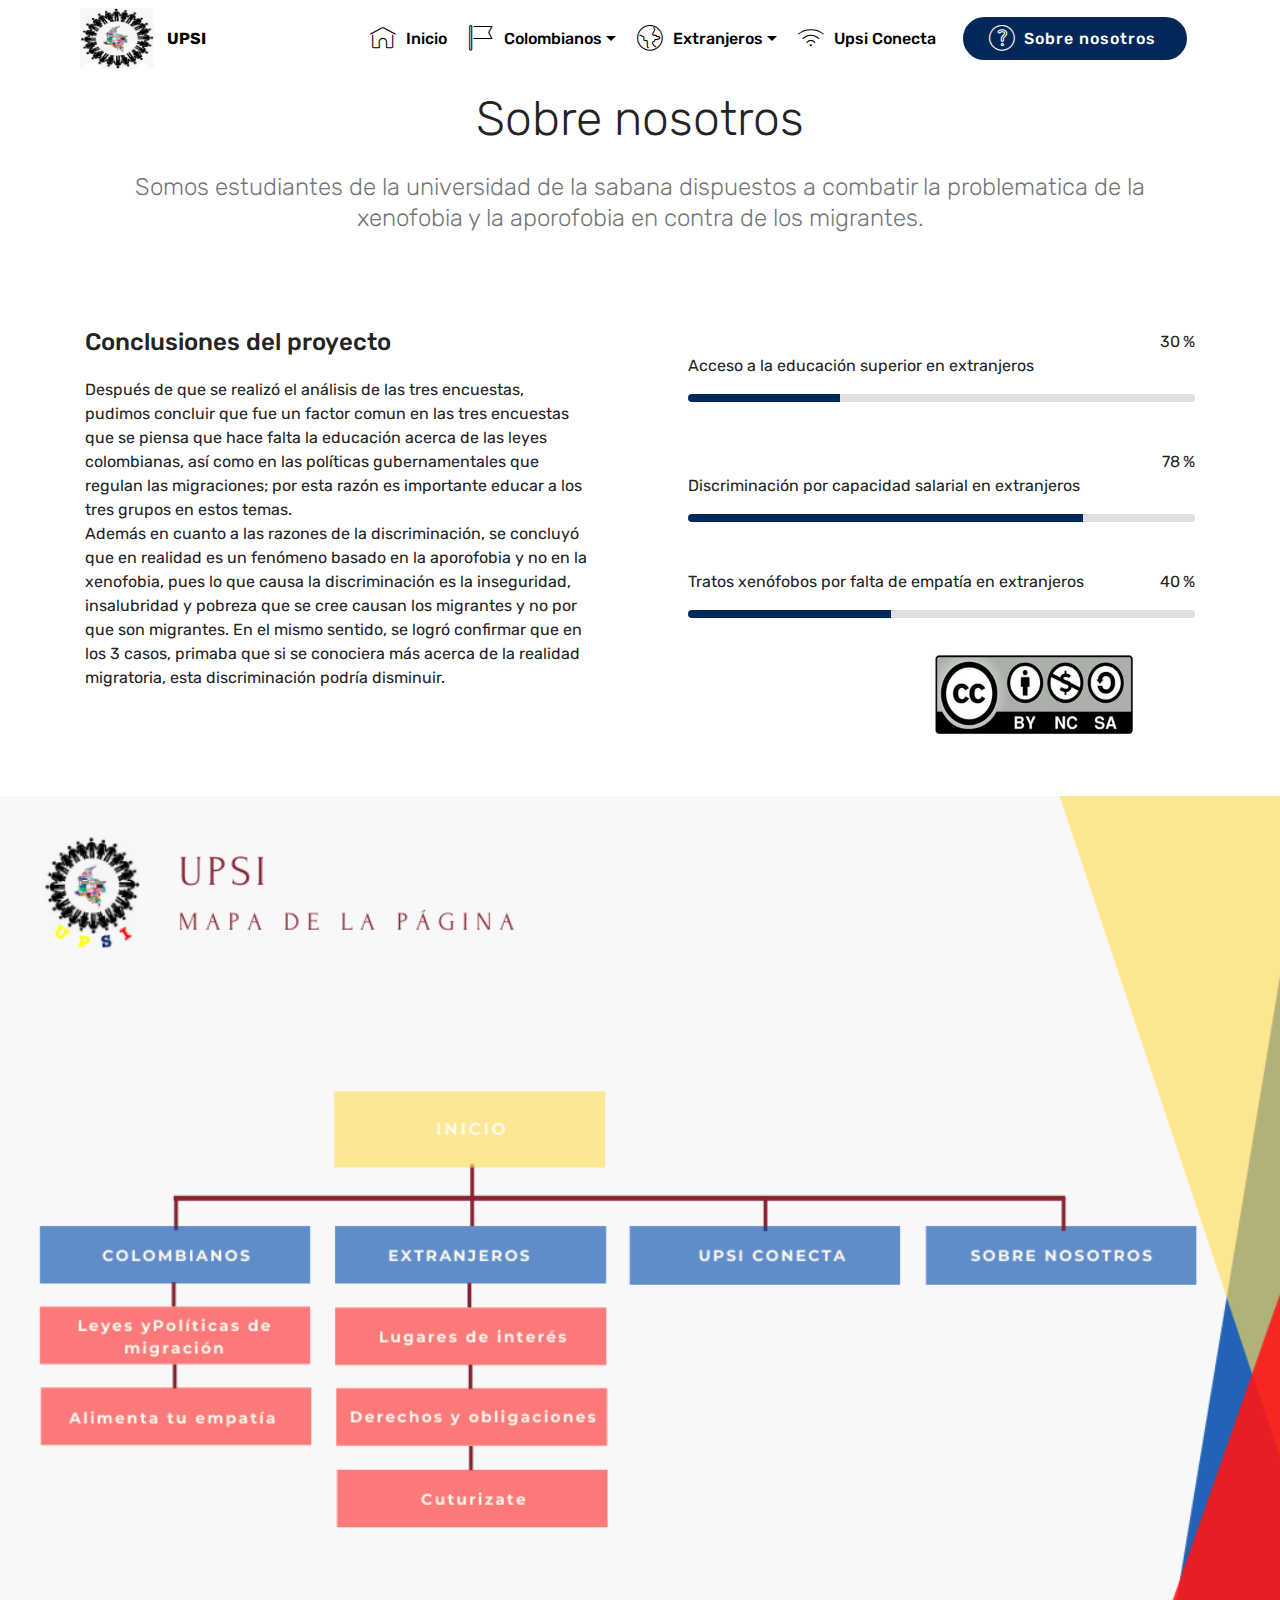
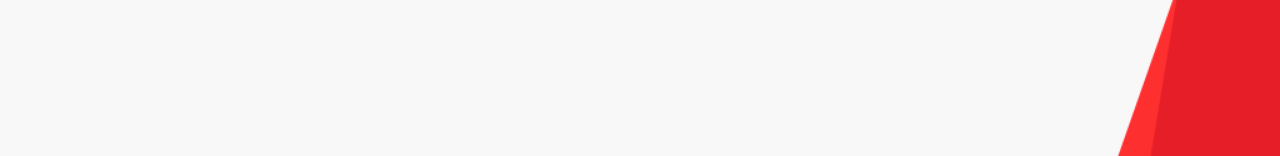
<file: page6.html>
<!DOCTYPE html>
<html  >
<head>
  <!-- Site made with Mobirise Website Builder v4.12.3, https://mobirise.com -->
  <meta charset="UTF-8">
  <meta http-equiv="X-UA-Compatible" content="IE=edge">
  <meta name="generator" content="Mobirise v4.12.3, mobirise.com">
  <meta name="viewport" content="width=device-width, initial-scale=1, minimum-scale=1">
  <link rel="shortcut icon" href="assets/images/logooooooooooooooooo1.jpg" type="image/x-icon">
  <meta name="description" content="Web Site Generator Description">
  
  
  <title>Page 6</title>
  <link rel="stylesheet" href="assets/web/assets/mobirise-icons/mobirise-icons.css">
  <link rel="stylesheet" href="assets/bootstrap/css/bootstrap.min.css">
  <link rel="stylesheet" href="assets/bootstrap/css/bootstrap-grid.min.css">
  <link rel="stylesheet" href="assets/bootstrap/css/bootstrap-reboot.min.css">
  <link rel="stylesheet" href="assets/tether/tether.min.css">
  <link rel="stylesheet" href="assets/dropdown/css/style.css">
  <link rel="stylesheet" href="assets/theme/css/style.css">
  <link rel="preload" as="style" href="assets/mobirise/css/mbr-additional.css"><link rel="stylesheet" href="assets/mobirise/css/mbr-additional.css" type="text/css">
  
  
  
</head>
<body>
  <section class="menu cid-rYHkgEVGgl" once="menu" id="menu2-j">

    

    <nav class="navbar navbar-expand beta-menu navbar-dropdown align-items-center navbar-fixed-top navbar-toggleable-sm">
        <button class="navbar-toggler navbar-toggler-right" type="button" data-toggle="collapse" data-target="#navbarSupportedContent" aria-controls="navbarSupportedContent" aria-expanded="false" aria-label="Toggle navigation">
            <div class="hamburger">
                <span></span>
                <span></span>
                <span></span>
                <span></span>
            </div>
        </button>
        <div class="menu-logo">
            <div class="navbar-brand">
                <span class="navbar-logo">
                    
                        <img src="assets/images/logooooooooooooooooo1.jpg" alt="Mobirise" title="" style="height: 3.8rem;">
                    
                </span>
                <span class="navbar-caption-wrap"><a class="navbar-caption text-black display-4" href="https://mobirise.co">UPSI</a></span>
            </div>
        </div>
        <div class="collapse navbar-collapse" id="navbarSupportedContent">
            <ul class="navbar-nav nav-dropdown" data-app-modern-menu="true"><li class="nav-item">
                    <a class="nav-link link text-black display-4" href="index.html"><span class="mbri-home mbr-iconfont mbr-iconfont-btn"></span>Inicio</a>
                </li><li class="nav-item dropdown"><a class="nav-link link text-black dropdown-toggle display-4" href="https://mobirise.co" data-toggle="dropdown-submenu" aria-expanded="false"><span class="mbri-flag mbr-iconfont mbr-iconfont-btn"></span>Colombianos</a><div class="dropdown-menu"><a class="text-black dropdown-item display-4" href="page1.html#header9-4">Leyes y políticas de migración</a><a class="text-black dropdown-item display-4" href="page2.html#features12-8" aria-expanded="false">Alimenta tu empatía</a></div></li><li class="nav-item dropdown"><a class="nav-link link text-black dropdown-toggle display-4" href="https://mobirise.co" data-toggle="dropdown-submenu" aria-expanded="false"><span class="mbri-globe mbr-iconfont mbr-iconfont-btn"></span>Extranjeros</a><div class="dropdown-menu"><a class="text-black dropdown-item display-4" href="page3.html#image3-m">Lugares de interés</a><a class="text-black dropdown-item display-4" href="page4.html#features11-d" aria-expanded="false">Derechos y obligaciones</a><a class="text-black dropdown-item display-4" href="page5.html#gallery2-i" aria-expanded="false">Culturizate</a></div></li>
                <li class="nav-item">
                    <a class="nav-link link text-black display-4" href="https://groups.google.com/forum/?hl=es-419#!forum/upsi-conecta" target="_blank"><span class="mbri-wifi mbr-iconfont mbr-iconfont-btn"></span>Upsi Conecta&nbsp;</a>
                </li></ul>
            <div class="navbar-buttons mbr-section-btn"><a class="btn btn-sm btn-primary display-4" href="page6.html#progress-bars2-k"><span class="mbri-question mbr-iconfont mbr-iconfont-btn"></span>
                    Sobre nosotros&nbsp;</a></div>
        </div>
    </nav>
</section>

<section class="engine"><a href="https://mobirise.info/h">create a web page for free</a></section><section class="progress-bars2 cid-rYHFcWlCoD" id="progress-bars2-k">
    
     

    

    <div class="container">
        <h2 class="mbr-section-title pb-3 align-center mbr-fonts-style display-2">Sobre nosotros</h2>

        <h3 class="mbr-section-subtitle mbr-fonts-style display-5">Somos estudiantes de la universidad de la sabana dispuestos a combatir la problematica de la xenofobia y la aporofobia en contra de los migrantes.</h3>

        <div class="row pt-5 mt-5">
            <div class="col-md-6 text-elements">
                <h4 class="section-content-title pb-3 align-left mbr-fonts-style display-5">Conclusiones del proyecto</h4>
                <p class="section-content-text align-left mbr-fonts-style display-7">Después de que se realizó el análisis de las tres encuestas, pudimos concluir que fue un factor comun en las tres encuestas que se piensa que hace falta la educación acerca de las leyes colombianas, así como en las políticas gubernamentales que regulan las migraciones; por esta razón es importante educar a los tres grupos en estos temas. 
<br>Además en cuanto a las razones de la discriminación, se concluyó que en realidad es un fenómeno basado en la aporofobia y no en la xenofobia, pues lo que causa la discriminación es la inseguridad, insalubridad y pobreza que se cree causan los migrantes y no por que son migrantes. En el mismo sentido, se logró confirmar que en los 3 casos, primaba que si se conociera más acerca de la realidad migratoria, esta discriminación podría disminuir.&nbsp;</p>
            </div>
            <div class="progress_elements col-md-6">
                <div class="progress1 pb-5">
                    <div class="title-wrap">
                        <div class="progressbar-title mbr-fonts-style display-7">
                            <p><br>Acceso a la educación superior en extranjeros</p>
                        </div>
                        <div class="progress_value mbr-fonts-style display-7">
                            <div class="progressbar-number">
                            </div>
                            <span>%</span>
                        </div>
                    </div>
                    <progress class="progress progress-primary " max="100" value="30">
                    </progress>
                </div>
                 
                <div class="progress2 pb-5">
                    <div class="title-wrap">
                        <div class="progressbar-title mbr-fonts-style display-7">
                            <p><br>Discriminación por capacidad salarial en extranjeros&nbsp;<br></p>
                        </div>
                    <div class="progress_value mbr-fonts-style display-7">
                        <div class="progressbar-number">
                        </div>
                        <span>%</span>
                    </div>
                    </div>
                    <progress class="progress progress-primary" max="100" value="78">
                    </progress>
                </div>
                
                <div class="progress3 pb-5">
                    <div class="title-wrap">
                        <div class="progressbar-title mbr-fonts-style display-7">
                            <p>
                                Tratos xenófobos por falta de empatía en extranjeros
                            </p>
                        </div>
                    <div class="progress_value mbr-fonts-style display-7">
                        <div class="progressbar-number">
                        </div>
                        <span>%</span>
                    </div>
                    </div>
                    <progress class="progress progress-primary" max="100" value="40">
                    </progress>
                </div>
                
                
            
                
            </div>
        </div>
    </div>
</section>

<section class="cid-rYHFJPDe8b" id="image2-l">

    

    <figure class="mbr-figure">
        <div class="image-block" style="width: 100%;">
            <img src="assets/images/maroon-shapes-sitemap-chart-2.png" alt="Mobirise" title="">
            
        </div>
    </figure>
</section>


  <script src="assets/web/assets/jquery/jquery.min.js"></script>
  <script src="assets/popper/popper.min.js"></script>
  <script src="assets/bootstrap/js/bootstrap.min.js"></script>
  <script src="assets/tether/tether.min.js"></script>
  <script src="assets/smoothscroll/smooth-scroll.js"></script>
  <script src="assets/dropdown/js/nav-dropdown.js"></script>
  <script src="assets/dropdown/js/navbar-dropdown.js"></script>
  <script src="assets/touchswipe/jquery.touch-swipe.min.js"></script>
  <script src="assets/theme/js/script.js"></script>
  
  
</body>
</html>
</file>
<file: assets/web/assets/mobirise-icons/mobirise-icons.css>
@font-face {
  font-family: 'MobiriseIcons';
  src:  url('mobirise-icons.eot?spat4u');
  src:  url('mobirise-icons.eot?spat4u#iefix') format('embedded-opentype'),
    url('mobirise-icons.ttf?spat4u') format('truetype'),
    url('mobirise-icons.woff?spat4u') format('woff'),
    url('mobirise-icons.svg?spat4u#MobiriseIcons') format('svg');
  font-weight: normal;
  font-style: normal;
  font-display: swap;
}

[class^="mbri-"], [class*=" mbri-"] {
  /* use !important to prevent issues with browser extensions that change fonts */
  font-family: MobiriseIcons !important;
  speak: none;
  font-style: normal;
  font-weight: normal;
  font-variant: normal;
  text-transform: none;
  line-height: 1;

  /* Better Font Rendering =========== */
  -webkit-font-smoothing: antialiased;
  -moz-osx-font-smoothing: grayscale;
}

.mbri-add-submenu:before {
  content: "\e900";
}
.mbri-alert:before {
  content: "\e901";
}
.mbri-align-center:before {
  content: "\e902";
}
.mbri-align-justify:before {
  content: "\e903";
}
.mbri-align-left:before {
  content: "\e904";
}
.mbri-align-right:before {
  content: "\e905";
}
.mbri-android:before {
  content: "\e906";
}
.mbri-apple:before {
  content: "\e907";
}
.mbri-arrow-down:before {
  content: "\e908";
}
.mbri-arrow-next:before {
  content: "\e909";
}
.mbri-arrow-prev:before {
  content: "\e90a";
}
.mbri-arrow-up:before {
  content: "\e90b";
}
.mbri-bold:before {
  content: "\e90c";
}
.mbri-bookmark:before {
  content: "\e90d";
}
.mbri-bootstrap:before {
  content: "\e90e";
}
.mbri-briefcase:before {
  content: "\e90f";
}
.mbri-browse:before {
  content: "\e910";
}
.mbri-bulleted-list:before {
  content: "\e911";
}
.mbri-calendar:before {
  content: "\e912";
}
.mbri-camera:before {
  content: "\e913";
}
.mbri-cart-add:before {
  content: "\e914";
}
.mbri-cart-full:before {
  content: "\e915";
}
.mbri-cash:before {
  content: "\e916";
}
.mbri-change-style:before {
  content: "\e917";
}
.mbri-chat:before {
  content: "\e918";
}
.mbri-clock:before {
  content: "\e919";
}
.mbri-close:before {
  content: "\e91a";
}
.mbri-cloud:before {
  content: "\e91b";
}
.mbri-code:before {
  content: "\e91c";
}
.mbri-contact-form:before {
  content: "\e91d";
}
.mbri-credit-card:before {
  content: "\e91e";
}
.mbri-cursor-click:before {
  content: "\e91f";
}
.mbri-cust-feedback:before {
  content: "\e920";
}
.mbri-database:before {
  content: "\e921";
}
.mbri-delivery:before {
  content: "\e922";
}
.mbri-desktop:before {
  content: "\e923";
}
.mbri-devices:before {
  content: "\e924";
}
.mbri-down:before {
  content: "\e925";
}
.mbri-download:before {
  content: "\e989";
}
.mbri-drag-n-drop:before {
  content: "\e927";
}
.mbri-drag-n-drop2:before {
  content: "\e928";
}
.mbri-edit:before {
  content: "\e929";
}
.mbri-edit2:before {
  content: "\e92a";
}
.mbri-error:before {
  content: "\e92b";
}
.mbri-extension:before {
  content: "\e92c";
}
.mbri-features:before {
  content: "\e92d";
}
.mbri-file:before {
  content: "\e92e";
}
.mbri-flag:before {
  content: "\e92f";
}
.mbri-folder:before {
  content: "\e930";
}
.mbri-gift:before {
  content: "\e931";
}
.mbri-github:before {
  content: "\e932";
}
.mbri-globe:before {
  content: "\e933";
}
.mbri-globe-2:before {
  content: "\e934";
}
.mbri-growing-chart:before {
  content: "\e935";
}
.mbri-hearth:before {
  content: "\e936";
}
.mbri-help:before {
  content: "\e937";
}
.mbri-home:before {
  content: "\e938";
}
.mbri-hot-cup:before {
  content: "\e939";
}
.mbri-idea:before {
  content: "\e93a";
}
.mbri-image-gallery:before {
  content: "\e93b";
}
.mbri-image-slider:before {
  content: "\e93c";
}
.mbri-info:before {
  content: "\e93d";
}
.mbri-italic:before {
  content: "\e93e";
}
.mbri-key:before {
  content: "\e93f";
}
.mbri-laptop:before {
  content: "\e940";
}
.mbri-layers:before {
  content: "\e941";
}
.mbri-left-right:before {
  content: "\e942";
}
.mbri-left:before {
  content: "\e943";
}
.mbri-letter:before {
  content: "\e944";
}
.mbri-like:before {
  content: "\e945";
}
.mbri-link:before {
  content: "\e946";
}
.mbri-lock:before {
  content: "\e947";
}
.mbri-login:before {
  content: "\e948";
}
.mbri-logout:before {
  content: "\e949";
}
.mbri-magic-stick:before {
  content: "\e94a";
}
.mbri-map-pin:before {
  content: "\e94b";
}
.mbri-menu:before {
  content: "\e94c";
}
.mbri-mobile:before {
  content: "\e94d";
}
.mbri-mobile2:before {
  content: "\e94e";
}
.mbri-mobirise:before {
  content: "\e94f";
}
.mbri-more-horizontal:before {
  content: "\e950";
}
.mbri-more-vertical:before {
  content: "\e951";
}
.mbri-music:before {
  content: "\e952";
}
.mbri-new-file:before {
  content: "\e953";
}
.mbri-numbered-list:before {
  content: "\e954";
}
.mbri-opened-folder:before {
  content: "\e955";
}
.mbri-pages:before {
  content: "\e956";
}
.mbri-paper-plane:before {
  content: "\e957";
}
.mbri-paperclip:before {
  content: "\e958";
}
.mbri-photo:before {
  content: "\e959";
}
.mbri-photos:before {
  content: "\e95a";
}
.mbri-pin:before {
  content: "\e95b";
}
.mbri-play:before {
  content: "\e95c";
}
.mbri-plus:before {
  content: "\e95d";
}
.mbri-preview:before {
  content: "\e95e";
}
.mbri-print:before {
  content: "\e95f";
}
.mbri-protect:before {
  content: "\e960";
}
.mbri-question:before {
  content: "\e961";
}
.mbri-quote-left:before {
  content: "\e962";
}
.mbri-quote-right:before {
  content: "\e963";
}
.mbri-refresh:before {
  content: "\e964";
}
.mbri-responsive:before {
  content: "\e965";
}
.mbri-right:before {
  content: "\e966";
}
.mbri-rocket:before {
  content: "\e967";
}
.mbri-sad-face:before {
  content: "\e968";
}
.mbri-sale:before {
  content: "\e969";
}
.mbri-save:before {
  content: "\e96a";
}
.mbri-search:before {
  content: "\e96b";
}
.mbri-setting:before {
  content: "\e96c";
}
.mbri-setting2:before {
  content: "\e96d";
}
.mbri-setting3:before {
  content: "\e96e";
}
.mbri-share:before {
  content: "\e96f";
}
.mbri-shopping-bag:before {
  content: "\e970";
}
.mbri-shopping-basket:before {
  content: "\e971";
}
.mbri-shopping-cart:before {
  content: "\e972";
}
.mbri-sites:before {
  content: "\e973";
}
.mbri-smile-face:before {
  content: "\e974";
}
.mbri-speed:before {
  content: "\e975";
}
.mbri-star:before {
  content: "\e976";
}
.mbri-success:before {
  content: "\e977";
}
.mbri-sun:before {
  content: "\e978";
}
.mbri-sun2:before {
  content: "\e979";
}
.mbri-tablet:before {
  content: "\e97a";
}
.mbri-tablet-vertical:before {
  content: "\e97b";
}
.mbri-target:before {
  content: "\e97c";
}
.mbri-timer:before {
  content: "\e97d";
}
.mbri-to-ftp:before {
  content: "\e97e";
}
.mbri-to-local-drive:before {
  content: "\e97f";
}
.mbri-touch-swipe:before {
  content: "\e980";
}
.mbri-touch:before {
  content: "\e981";
}
.mbri-trash:before {
  content: "\e982";
}
.mbri-underline:before {
  content: "\e983";
}
.mbri-unlink:before {
  content: "\e984";
}
.mbri-unlock:before {
  content: "\e985";
}
.mbri-up-down:before {
  content: "\e986";
}
.mbri-up:before {
  content: "\e987";
}
.mbri-update:before {
  content: "\e988";
}
.mbri-upload:before {
 content: "\e926"; 
}
.mbri-user:before {
  content: "\e98a";
}
.mbri-user2:before {
  content: "\e98b";
}
.mbri-users:before {
  content: "\e98c";
}
.mbri-video:before {
  content: "\e98d";
}
.mbri-video-play:before {
  content: "\e98e";
}
.mbri-watch:before {
  content: "\e98f";
}
.mbri-website-theme:before {
  content: "\e990";
}
.mbri-wifi:before {
  content: "\e991";
}
.mbri-windows:before {
  content: "\e992";
}
.mbri-zoom-out:before {
  content: "\e993";
}
.mbri-redo:before {
  content: "\e994";
}
.mbri-undo:before {
  content: "\e995";
}
</file>
<file: assets/dropdown/css/style.css>
.navbar-dropdown {
  left: 0;
  padding: 0;
  position: absolute;
  right: 0;
  top: 0;
  transition: all 0.45s ease;
  z-index: 1030;
  background: #282828; }
  .navbar-dropdown .navbar-logo {
    margin-right: 0.8rem;
    transition: margin 0.3s ease-in-out;
    vertical-align: middle; }
    .navbar-dropdown .navbar-logo img {
      height: 3.125rem;
      transition: all 0.3s ease-in-out; }
    .navbar-dropdown .navbar-logo.mbr-iconfont {
      font-size: 3.125rem;
      line-height: 3.125rem; }
  .navbar-dropdown .navbar-caption {
    font-weight: 700;
    white-space: normal;
    vertical-align: -4px;
    line-height: 3.125rem !important; }
    .navbar-dropdown .navbar-caption, .navbar-dropdown .navbar-caption:hover {
      color: inherit;
      text-decoration: none; }
  .navbar-dropdown .mbr-iconfont + .navbar-caption {
    vertical-align: -1px; }
  .navbar-dropdown.navbar-fixed-top {
    position: fixed; }
  .navbar-dropdown .navbar-brand span {
    vertical-align: -4px; }
  .navbar-dropdown.bg-color.transparent {
    background: none; }
  .navbar-dropdown.navbar-short .navbar-brand {
    padding: 0.625rem 0; }
    .navbar-dropdown.navbar-short .navbar-brand span {
      vertical-align: -1px; }
  .navbar-dropdown.navbar-short .navbar-caption {
    line-height: 2.375rem !important;
    vertical-align: -2px; }
  .navbar-dropdown.navbar-short .navbar-logo {
    margin-right: 0.5rem; }
    .navbar-dropdown.navbar-short .navbar-logo img {
      height: 2.375rem; }
    .navbar-dropdown.navbar-short .navbar-logo.mbr-iconfont {
      font-size: 2.375rem;
      line-height: 2.375rem; }
  .navbar-dropdown.navbar-short .mbr-table-cell {
    height: 3.625rem; }
  .navbar-dropdown .navbar-close {
    left: 0.6875rem;
    position: fixed;
    top: 0.75rem;
    z-index: 1000; }
  .navbar-dropdown .hamburger-icon {
    content: "";
    display: inline-block;
    vertical-align: middle;
    width: 16px;
    -webkit-box-shadow: 0 -6px 0 1px #282828,0 0 0 1px #282828,0 6px 0 1px #282828;
    -moz-box-shadow: 0 -6px 0 1px #282828,0 0 0 1px #282828,0 6px 0 1px #282828;
    box-shadow: 0 -6px 0 1px #282828,0 0 0 1px #282828,0 6px 0 1px #282828; }

.dropdown-menu .dropdown-toggle[data-toggle="dropdown-submenu"]::after {
  border-bottom: 0.35em solid transparent;
  border-left: 0.35em solid;
  border-right: 0;
  border-top: 0.35em solid transparent;
  margin-left: 0.3rem; }

.dropdown-menu .dropdown-item:focus {
  outline: 0; }

.nav-dropdown {
  font-size: 0.75rem;
  font-weight: 500;
  height: auto !important; }
  .nav-dropdown .nav-btn {
    padding-left: 1rem; }
  .nav-dropdown .link {
    margin: .667em 1.667em;
    font-weight: 500;
    padding: 0;
    transition: color .2s ease-in-out; }
    .nav-dropdown .link.dropdown-toggle {
      margin-right: 2.583em; }
      .nav-dropdown .link.dropdown-toggle::after {
        margin-left: .25rem;
        border-top: 0.35em solid;
        border-right: 0.35em solid transparent;
        border-left: 0.35em solid transparent;
        border-bottom: 0; }
      .nav-dropdown .link.dropdown-toggle[aria-expanded="true"] {
        margin: 0;
        padding: 0.667em 3.263em  0.667em 1.667em; }
  .nav-dropdown .link::after,
  .nav-dropdown .dropdown-item::after {
    color: inherit; }
  .nav-dropdown .btn {
    font-size: 0.75rem;
    font-weight: 700;
    letter-spacing: 0;
    margin-bottom: 0;
    padding-left: 1.25rem;
    padding-right: 1.25rem; }
  .nav-dropdown .dropdown-menu {
    border-radius: 0;
    border: 0;
    left: 0;
    margin: 0;
    padding-bottom: 1.25rem;
    padding-top: 1.25rem;
    position: relative; }
  .nav-dropdown .dropdown-submenu {
    margin-left: 0.125rem;
    top: 0; }
  .nav-dropdown .dropdown-item {
    font-weight: 500;
    line-height: 2;
    padding: 0.3846em 4.615em 0.3846em 1.5385em;
    position: relative;
    transition: color .2s ease-in-out, background-color .2s ease-in-out; }
    .nav-dropdown .dropdown-item::after {
      margin-top: -0.3077em;
      position: absolute;
      right: 1.1538em;
      top: 50%; }
    .nav-dropdown .dropdown-item:focus, .nav-dropdown .dropdown-item:hover {
      background: none; }

@media (max-width: 767px) {
  .nav-dropdown.navbar-toggleable-sm {
    bottom: 0;
    display: none;
    left: 0;
    overflow-x: hidden;
    position: fixed;
    top: 0;
    transform: translateX(-100%);
    -ms-transform: translateX(-100%);
    -webkit-transform: translateX(-100%);
    width: 18.75rem;
    z-index: 999; } }
.nav-dropdown.navbar-toggleable-xl {
  bottom: 0;
  display: none;
  left: 0;
  overflow-x: hidden;
  position: fixed;
  top: 0;
  transform: translateX(-100%);
  -ms-transform: translateX(-100%);
  -webkit-transform: translateX(-100%);
  width: 18.75rem;
  z-index: 999; }

.nav-dropdown-sm {
  display: block !important;
  overflow-x: hidden;
  overflow: auto;
  padding-top: 3.875rem; }
  .nav-dropdown-sm::after {
    content: "";
    display: block;
    height: 3rem;
    width: 100%; }
  .nav-dropdown-sm.collapse.in ~ .navbar-close {
    display: block !important; }
  .nav-dropdown-sm.collapsing, .nav-dropdown-sm.collapse.in {
    transform: translateX(0);
    -ms-transform: translateX(0);
    -webkit-transform: translateX(0);
    transition: all 0.25s ease-out;
    -webkit-transition: all 0.25s ease-out;
    background: #282828; }
  .nav-dropdown-sm.collapsing[aria-expanded="false"] {
    transform: translateX(-100%);
    -ms-transform: translateX(-100%);
    -webkit-transform: translateX(-100%); }
  .nav-dropdown-sm .nav-item {
    display: block;
    margin-left: 0 !important;
    padding-left: 0; }
  .nav-dropdown-sm .link,
  .nav-dropdown-sm .dropdown-item {
    border-top: 1px dotted rgba(255, 255, 255, 0.1);
    font-size: 0.8125rem;
    line-height: 1.6;
    margin: 0 !important;
    padding: 0.875rem 2.4rem 0.875rem 1.5625rem !important;
    position: relative;
    white-space: normal; }
    .nav-dropdown-sm .link:focus, .nav-dropdown-sm .link:hover,
    .nav-dropdown-sm .dropdown-item:focus,
    .nav-dropdown-sm .dropdown-item:hover {
      background: rgba(0, 0, 0, 0.2) !important;
      color: #c0a375; }
  .nav-dropdown-sm .nav-btn {
    position: relative;
    padding: 1.5625rem 1.5625rem 0 1.5625rem; }
    .nav-dropdown-sm .nav-btn::before {
      border-top: 1px dotted rgba(255, 255, 255, 0.1);
      content: "";
      left: 0;
      position: absolute;
      top: 0;
      width: 100%; }
    .nav-dropdown-sm .nav-btn + .nav-btn {
      padding-top: 0.625rem; }
      .nav-dropdown-sm .nav-btn + .nav-btn::before {
        display: none; }
  .nav-dropdown-sm .btn {
    padding: 0.625rem 0; }
  .nav-dropdown-sm .dropdown-toggle[data-toggle="dropdown-submenu"]::after {
    margin-left: .25rem;
    border-top: 0.35em solid;
    border-right: 0.35em solid transparent;
    border-left: 0.35em solid transparent;
    border-bottom: 0; }
  .nav-dropdown-sm .dropdown-toggle[data-toggle="dropdown-submenu"][aria-expanded="true"]::after {
    border-top: 0;
    border-right: 0.35em solid transparent;
    border-left: 0.35em solid transparent;
    border-bottom: 0.35em solid; }
  .nav-dropdown-sm .dropdown-menu {
    margin: 0;
    padding: 0;
    position: relative;
    top: 0;
    left: 0;
    width: 100%;
    border: 0;
    float: none;
    border-radius: 0;
    background: none; }
  .nav-dropdown-sm .dropdown-submenu {
    left: 100%;
    margin-left: 0.125rem;
    margin-top: -1.25rem;
    top: 0; }

.navbar-toggleable-sm .nav-dropdown .dropdown-menu {
  position: absolute; }

.navbar-toggleable-sm .nav-dropdown .dropdown-submenu {
  left: 100%;
  margin-left: 0.125rem;
  margin-top: -1.25rem;
  top: 0; }

.navbar-toggleable-sm.opened .nav-dropdown .dropdown-menu {
  position: relative; }

.navbar-toggleable-sm.opened .nav-dropdown .dropdown-submenu {
  left: 0;
  margin-left: 00rem;
  margin-top: 0rem;
  top: 0; }

.is-builder .nav-dropdown.collapsing {
  transition: none !important; }

/*# sourceMappingURL=style.css.map */
</file>
<file: assets/theme/css/style.css>
@charset "UTF-8";
/*!
 * Mobirise v4 theme (https://mobirise.com/)
 * Copyright 2017 Mobirise
 */
section {
  background-color: #eeeeee;
}

body {
  font-style: normal;
  line-height: 1.5;
}

section,
.container,
.container-fluid {
  position: relative;
  word-wrap: break-word;
}

a.mbr-iconfont:hover {
  text-decoration: none;
}

.article .lead p,
.article .lead ul,
.article .lead ol,
.article .lead pre,
.article .lead blockquote {
  margin-bottom: 0;
}

ul,
ol,
pre,
blockquote {
  margin-bottom: 2.3125rem;
}

pre {
  background: #f4f4f4;
  padding: 10px 24px;
  white-space: pre-wrap;
}

.inactive {
  -webkit-user-select: none;
  -moz-user-select: none;
  -ms-user-select: none;
  user-select: none;
  pointer-events: none;
  -webkit-user-drag: none;
  user-drag: none;
}

.mbr-section__comments .row {
  justify-content: center;
  -webkit-justify-content: center;
}

a {
  font-style: normal;
  font-weight: 400;
  cursor: pointer;
}
a, a:hover {
  text-decoration: none;
}

figure {
  margin-bottom: 0;
}

body {
  color: #232323;
}

h1,
h2,
h3,
h4,
h5,
h6,
.h1,
.h2,
.h3,
.h4,
.h5,
.h6,
.display-1,
.display-2,
.display-3,
.display-4 {
  line-height: 1;
  word-break: break-word;
  word-wrap: break-word;
}

.mbr-section-title {
  font-style: normal;
  line-height: 1.2;
}

.mbr-section-subtitle {
  line-height: 1.3;
}

.mbr-text {
  font-style: normal;
  line-height: 1.6;
}

b,
strong {
  font-weight: bold;
}

blockquote {
  padding: 10px 0 10px 20px;
  position: relative;
  border-left: 2px solid;
  border-color: #ff3366;
}

input:-webkit-autofill, input:-webkit-autofill:hover, input:-webkit-autofill:focus, input:-webkit-autofill:active {
  transition-delay: 9999s;
  transition-property: background-color, color;
}

textarea[type=hidden] {
  display: none;
}

body {
  position: relative;
}

section {
  background-position: 50% 50%;
  background-repeat: no-repeat;
  background-size: cover;
}
section .mbr-background-video,
section .mbr-background-video-preview {
  position: absolute;
  bottom: 0;
  left: 0;
  right: 0;
  top: 0;
}

.hidden {
  visibility: hidden;
}

.mbr-z-index20 {
  z-index: 20;
}

/*! Base colors */
.mbr-white {
  color: #ffffff;
}

.mbr-black {
  color: #000000;
}

.mbr-bg-white {
  background-color: #ffffff;
}

.mbr-bg-black {
  background-color: #000000;
}

/*! Text-aligns */
.align-left {
  text-align: left;
}

.align-center {
  text-align: center;
}

.align-right {
  text-align: right;
}

@media (max-width: 767px) {
  .align-left,
.align-center,
.align-right,
.mbr-section-btn,
.mbr-section-title {
    text-align: center;
  }
}
/*! Font-weight  */
.mbr-light {
  font-weight: 300;
}

.mbr-regular {
  font-weight: 400;
}

.mbr-semibold {
  font-weight: 500;
}

.mbr-bold {
  font-weight: 700;
}

/*! Media  */
.media-size-item {
  -webkit-flex: 1 1 auto;
  -moz-flex: 1 1 auto;
  -ms-flex: 1 1 auto;
  -o-flex: 1 1 auto;
  flex: 1 1 auto;
}

.media-content {
  -webkit-flex-basis: 100%;
  flex-basis: 100%;
}

.media-container-row {
  display: -ms-flexbox;
  display: -webkit-flex;
  display: flex;
  -webkit-flex-direction: row;
  -ms-flex-direction: row;
  flex-direction: row;
  -webkit-flex-wrap: wrap;
  -ms-flex-wrap: wrap;
  flex-wrap: wrap;
  -webkit-justify-content: center;
  -ms-flex-pack: center;
  justify-content: center;
  -webkit-align-content: center;
  -ms-flex-line-pack: center;
  align-content: center;
  -webkit-align-items: start;
  -ms-flex-align: start;
  align-items: start;
}
.media-container-row .media-size-item {
  width: 400px;
}

.media-container-column {
  display: -ms-flexbox;
  display: -webkit-flex;
  display: flex;
  -webkit-flex-direction: column;
  -ms-flex-direction: column;
  flex-direction: column;
  -webkit-flex-wrap: wrap;
  -ms-flex-wrap: wrap;
  flex-wrap: wrap;
  -webkit-justify-content: center;
  -ms-flex-pack: center;
  justify-content: center;
  -webkit-align-content: center;
  -ms-flex-line-pack: center;
  align-content: center;
  -webkit-align-items: stretch;
  -ms-flex-align: stretch;
  align-items: stretch;
}
.media-container-column > * {
  width: 100%;
}

@media (min-width: 992px) {
  .media-container-row {
    -webkit-flex-wrap: nowrap;
    -ms-flex-wrap: nowrap;
    flex-wrap: nowrap;
  }
}
figure {
  overflow: hidden;
}

figure[mbr-media-size] {
  transition: width 0.1s;
}

.mbr-figure img,
.mbr-figure iframe {
  display: block;
  width: 100%;
}

.card {
  background-color: transparent;
  border: none;
}

.card-box {
  width: 100%;
}

.card-img {
  text-align: center;
  flex-shrink: 0;
  -webkit-flex-shrink: 0;
}

.media {
  max-width: 100%;
  margin: 0 auto;
}

.mbr-figure {
  -ms-flex-item-align: center;
  -ms-grid-row-align: center;
  -webkit-align-self: center;
  align-self: center;
}

.media-container > div {
  max-width: 100%;
}

.mbr-figure img,
.card-img img {
  width: 100%;
}

@media (max-width: 991px) {
  .media-size-item {
    width: auto !important;
  }

  .media {
    width: auto;
  }

  .mbr-figure {
    width: 100% !important;
  }
}
/*! Buttons */
.btn {
  font-weight: 500;
  border-width: 2px;
  font-style: normal;
  letter-spacing: 1px;
  margin: 0.4rem 0.8rem;
  white-space: normal;
  -webkit-transition: all 0.3s ease-in-out;
  -moz-transition: all 0.3s ease-in-out;
  transition: all 0.3s ease-in-out;
  display: inline-flex;
  align-items: center;
  justify-content: center;
  word-break: break-word;
  -webkit-align-items: center;
  -webkit-justify-content: center;
  display: -webkit-inline-flex;
}

.btn-sm {
  font-weight: 500;
  letter-spacing: 1px;
  -webkit-transition: all 0.3s ease-in-out;
  -moz-transition: all 0.3s ease-in-out;
  transition: all 0.3s ease-in-out;
}

.btn-md {
  font-weight: 500;
  letter-spacing: 1px;
  margin: 0.4rem 0.8rem !important;
  -webkit-transition: all 0.3s ease-in-out;
  -moz-transition: all 0.3s ease-in-out;
  transition: all 0.3s ease-in-out;
}

.btn-lg {
  font-weight: 500;
  letter-spacing: 1px;
  margin: 0.4rem 0.8rem !important;
  -webkit-transition: all 0.3s ease-in-out;
  -moz-transition: all 0.3s ease-in-out;
  transition: all 0.3s ease-in-out;
}

.mbr-section-btn {
  margin-left: -0.25rem;
  margin-right: -0.25rem;
  font-size: 0;
}

nav .mbr-section-btn {
  margin-left: 0rem;
  margin-right: 0rem;
}

.btn-form {
  border-radius: 0;
}
.btn-form:hover {
  cursor: pointer;
}

/*! Btn icon margin */
.btn .mbr-iconfont,
.btn.btn-sm .mbr-iconfont {
  cursor: pointer;
  margin-right: 0.5rem;
}

.btn.btn-md .mbr-iconfont,
.btn.btn-md .mbr-iconfont {
  margin-right: 0.8rem;
}

.mbr-regular {
  font-weight: 400;
}

.mbr-semibold {
  font-weight: 500;
}

.mbr-bold {
  font-weight: 700;
}

[type=submit] {
  -webkit-appearance: none;
}

/*! Full-screen */
.mbr-fullscreen .mbr-overlay {
  min-height: 100vh;
}

.mbr-fullscreen {
  display: flex;
  display: -webkit-flex;
  display: -moz-flex;
  display: -ms-flex;
  display: -o-flex;
  align-items: center;
  -webkit-align-items: center;
  min-height: 100vh;
  padding-top: 3rem;
  padding-bottom: 3rem;
}

/*! Map */
.map {
  height: 25rem;
  position: relative;
}
.map iframe {
  width: 100%;
  height: 100%;
}

.mbr-overlay {
  background-color: #000;
  bottom: 0;
  left: 0;
  opacity: 0.5;
  position: absolute;
  right: 0;
  top: 0;
  z-index: 0;
  pointer-events: none;
}

/* Form */
blockquote {
  font-style: italic;
  padding: 10px 0 10px 20px;
  font-size: 1.09rem;
  position: relative;
  border-width: 3px;
}

.form-control {
  background-color: #f5f5f5;
  box-shadow: none;
  color: #565656;
  line-height: 1.43;
  min-height: 3.5em;
  padding: 1.07em 0.5em;
}
.form-control, .form-control:focus {
  border: 1px solid #e8e8e8;
}
.form-active .form-control:invalid {
  border-color: red;
}

.form-control-label {
  position: relative;
  cursor: pointer;
  margin-bottom: 0.357em;
  padding: 0;
}

.alert {
  color: #ffffff;
  border-radius: 0;
  border: 0;
  font-size: 0.875rem;
  line-height: 1.5;
  margin-bottom: 1.875rem;
  padding: 1.25rem;
  position: relative;
}
.alert.alert-form::after {
  background-color: inherit;
  bottom: -7px;
  content: "";
  display: block;
  height: 14px;
  left: 50%;
  margin-left: -7px;
  position: absolute;
  transform: rotate(45deg);
  width: 14px;
  -webkit-transform: rotate(45deg);
}

.form-asterisk {
  font-family: initial;
  position: absolute;
  top: -2px;
  font-weight: normal;
}

/*! Scroll to top arrow */
#scrollToTop a i:before {
  content: "";
  position: absolute;
  height: 40%;
  top: 25%;
  background: #fff;
  width: 2px;
  left: calc(50% - 1px);
}
#scrollToTop a i:after {
  content: "";
  position: absolute;
  display: block;
  border-top: 2px solid #fff;
  border-right: 2px solid #fff;
  width: 40%;
  height: 40%;
  left: 30%;
  bottom: 30%;
  transform: rotate(135deg);
  -webkit-transform: rotate(135deg);
}

.mbr-arrow-up {
  bottom: 25px;
  right: 90px;
  position: fixed;
  text-align: right;
  z-index: 5000;
  color: #ffffff;
  font-size: 32px;
  transform: rotate(180deg);
  -webkit-transform: rotate(180deg);
}

.mbr-arrow-up a {
  background: rgba(0, 0, 0, 0.2);
  border-radius: 3px;
  color: #fff;
  display: inline-block;
  height: 60px;
  width: 60px;
  outline-style: none !important;
  position: relative;
  text-decoration: none;
  transition: all 0.3s ease-in-out;
  cursor: pointer;
  text-align: center;
}
.mbr-arrow-up a:hover {
  background-color: rgba(0, 0, 0, 0.4);
}
.mbr-arrow-up a i {
  line-height: 60px;
}

.mbr-arrow-up-icon {
  display: block;
  color: #fff;
}

.mbr-arrow-up-icon::before {
  content: "›";
  display: inline-block;
  font-family: serif;
  font-size: 32px;
  line-height: 1;
  font-style: normal;
  position: relative;
  top: 6px;
  left: -4px;
  -webkit-transform: rotate(-90deg);
  transform: rotate(-90deg);
}

/*! Arrow Down */
.mbr-arrow {
  position: absolute;
  bottom: 45px;
  left: 50%;
  width: 60px;
  height: 60px;
  cursor: pointer;
  background-color: rgba(80, 80, 80, 0.5);
  border-radius: 50%;
  -webkit-transform: translateX(-50%);
  transform: translateX(-50%);
}
.mbr-arrow > a {
  display: inline-block;
  text-decoration: none;
  outline-style: none;
  -webkit-animation: arrowdown 1.7s ease-in-out infinite;
  animation: arrowdown 1.7s ease-in-out infinite;
}
.mbr-arrow > a > i {
  position: absolute;
  top: -2px;
  left: 15px;
  font-size: 2rem;
}

@keyframes arrowdown {
  0% {
    transform: translateY(0px);
    -webkit-transform: translateY(0px);
  }
  50% {
    transform: translateY(-5px);
    -webkit-transform: translateY(-5px);
  }
  100% {
    transform: translateY(0px);
    -webkit-transform: translateY(0px);
  }
}
@-webkit-keyframes arrowdown {
  0% {
    transform: translateY(0px);
    -webkit-transform: translateY(0px);
  }
  50% {
    transform: translateY(-5px);
    -webkit-transform: translateY(-5px);
  }
  100% {
    transform: translateY(0px);
    -webkit-transform: translateY(0px);
  }
}
@media (max-width: 500px) {
  .mbr-arrow-up {
    left: 50%;
    right: auto;
    transform: translateX(-50%) rotate(180deg);
    -webkit-transform: translateX(-50%) rotate(180deg);
  }
}
/*Gradients animation*/
@keyframes gradient-animation {
  from {
    background-position: 0% 100%;
    animation-timing-function: ease-in-out;
  }
  to {
    background-position: 100% 0%;
    animation-timing-function: ease-in-out;
  }
}
@-webkit-keyframes gradient-animation {
  from {
    background-position: 0% 100%;
    animation-timing-function: ease-in-out;
  }
  to {
    background-position: 100% 0%;
    animation-timing-function: ease-in-out;
  }
}
.bg-gradient {
  background-size: 200% 200%;
  animation: gradient-animation 5s infinite alternate;
  -webkit-animation: gradient-animation 5s infinite alternate;
}

.menu .navbar-brand {
  display: -webkit-flex;
}
.menu .navbar-brand span {
  display: flex;
  display: -webkit-flex;
}
.menu .navbar-brand .navbar-caption-wrap {
  display: -webkit-flex;
}
.menu .navbar-brand .navbar-logo img {
  display: -webkit-flex;
}
@media (min-width: 768px) and (max-width: 1023px) {
  .menu .navbar-toggleable-sm .navbar-nav {
    display: -webkit-box;
    display: -webkit-flex;
    display: -ms-flexbox;
  }
}
@media (max-width: 1023px) {
  .menu .navbar-collapse {
    max-height: 93.5vh;
  }
  .menu .navbar-collapse.show {
    overflow: auto;
  }
}
@media (min-width: 1024px) {
  .menu .navbar-nav.nav-dropdown {
    display: -webkit-flex;
  }
  .menu .navbar-toggleable-sm .navbar-collapse {
    display: -webkit-flex !important;
  }
  .menu .collapsed .navbar-collapse {
    max-height: 93.5vh;
  }
  .menu .collapsed .navbar-collapse.show {
    overflow: auto;
  }
}
@media (max-width: 767px) {
  .menu .navbar-collapse {
    max-height: 80vh;
  }
}

/* Others*/
.note-check a[data-value=Rubik] {
  font-style: normal;
}

.mbr-arrow a {
  color: #ffffff;
}

@media (max-width: 767px) {
  .mbr-arrow {
    display: none;
  }
}
.navbar {
  display: -webkit-flex;
  -webkit-flex-wrap: wrap;
  -webkit-align-items: center;
  -webkit-justify-content: space-between;
}

.navbar-collapse {
  -webkit-flex-basis: 100%;
  -webkit-flex-grow: 1;
  -webkit-align-items: center;
}

.nav-dropdown .link {
  padding: 0.667em 1.667em !important;
  margin: 0 !important;
}

.nav {
  display: -webkit-flex;
  -webkit-flex-wrap: wrap;
}

.row {
  display: -webkit-flex;
  -webkit-flex-wrap: wrap;
}

.justify-content-center {
  -webkit-justify-content: center;
}

.form-inline {
  display: -webkit-flex;
  -webkit-flex-flow: row wrap;
  -webkit-align-items: center;
}

.card-wrapper {
  -webkit-flex: 1;
}

.carousel-control {
  z-index: 10;
  display: -webkit-flex;
  -webkit-align-items: center;
  -webkit-justify-content: center;
}

.carousel-controls {
  display: -webkit-flex;
}

.media {
  display: -webkit-flex;
}

.form-group:focus {
  outline: none;
}

.jq-selectbox__select {
  padding: 1.07em 0.5em;
  position: absolute;
  top: 0;
  left: 0;
  width: 100%;
}

.jq-selectbox__dropdown {
  position: absolute;
  top: 100%;
  left: 0 !important;
  width: 100% !important;
}

.jq-selectbox__trigger-arrow {
  transform: translateY(-50%);
}

.jq-selectbox li {
  padding: 1.07em 0.5em;
}

input[type=range] {
  padding-left: 0 !important;
  padding-right: 0 !important;
}

.modal-dialog,
.modal-content {
  height: 100%;
}

.modal-dialog .carousel-inner {
  height: calc(100vh - 1.75rem);
}
@media (max-width: 575px) {
  .modal-dialog .carousel-inner {
    height: calc(100vh - 1rem);
  }
}

.carousel-item {
  text-align: center;
}

.carousel-item img {
  margin: auto;
}

.navbar-toggler {
  -webkit-align-self: flex-start;
  -ms-flex-item-align: start;
  align-self: flex-start;
  padding: 0.25rem 0.75rem;
  font-size: 1.25rem;
  line-height: 1;
  background: transparent;
  border: 1px solid transparent;
  -webkit-border-radius: 0.25rem;
  border-radius: 0.25rem;
}

.navbar-toggler:focus,
.navbar-toggler:hover {
  text-decoration: none;
}

.navbar-toggler-icon {
  display: inline-block;
  width: 1.5em;
  height: 1.5em;
  vertical-align: middle;
  content: "";
  background: no-repeat center center;
  -webkit-background-size: 100% 100%;
  -o-background-size: 100% 100%;
  background-size: 100% 100%;
}

.navbar-toggler-left {
  position: absolute;
  left: 1rem;
}

.navbar-toggler-right {
  position: absolute;
  right: 1rem;
}

@media (max-width: 575px) {
  .navbar-toggleable .navbar-nav .dropdown-menu {
    position: static;
    float: none;
  }

  .navbar-toggleable > .container {
    padding-right: 0;
    padding-left: 0;
  }
}
@media (min-width: 576px) {
  .navbar-toggleable {
    -webkit-box-orient: horizontal;
    -webkit-box-direction: normal;
    -webkit-flex-direction: row;
    -ms-flex-direction: row;
    flex-direction: row;
    -webkit-flex-wrap: nowrap;
    -ms-flex-wrap: nowrap;
    flex-wrap: nowrap;
    -webkit-box-align: center;
    -webkit-align-items: center;
    -ms-flex-align: center;
    align-items: center;
  }

  .navbar-toggleable .navbar-nav {
    -webkit-box-orient: horizontal;
    -webkit-box-direction: normal;
    -webkit-flex-direction: row;
    -ms-flex-direction: row;
    flex-direction: row;
  }

  .navbar-toggleable .navbar-nav .nav-link {
    padding-right: 0.5rem;
    padding-left: 0.5rem;
  }

  .navbar-toggleable > .container {
    display: -webkit-box;
    display: -webkit-flex;
    display: -ms-flexbox;
    display: flex;
    -webkit-flex-wrap: nowrap;
    -ms-flex-wrap: nowrap;
    flex-wrap: nowrap;
    -webkit-box-align: center;
    -webkit-align-items: center;
    -ms-flex-align: center;
    align-items: center;
  }

  .navbar-toggleable .navbar-collapse {
    display: -webkit-box !important;
    display: -webkit-flex !important;
    display: -ms-flexbox !important;
    display: flex !important;
    width: 100%;
  }

  .navbar-toggleable .navbar-toggler {
    display: none;
  }
}
@media (max-width: 767px) {
  .navbar-toggleable-sm .navbar-nav .dropdown-menu {
    position: static;
    float: none;
  }

  .navbar-toggleable-sm > .container {
    padding-right: 0;
    padding-left: 0;
  }
}
@media (min-width: 768px) {
  .navbar-toggleable-sm {
    -webkit-box-orient: horizontal;
    -webkit-box-direction: normal;
    -webkit-flex-direction: row;
    -ms-flex-direction: row;
    flex-direction: row;
    -webkit-flex-wrap: nowrap;
    -ms-flex-wrap: nowrap;
    flex-wrap: nowrap;
    -webkit-box-align: center;
    -webkit-align-items: center;
    -ms-flex-align: center;
    align-items: center;
  }

  .navbar-toggleable-sm .navbar-nav {
    -webkit-box-orient: horizontal;
    -webkit-box-direction: normal;
    -webkit-flex-direction: row;
    -ms-flex-direction: row;
    flex-direction: row;
  }

  .navbar-toggleable-sm .navbar-nav .nav-link {
    padding-right: 0.5rem;
    padding-left: 0.5rem;
  }

  .navbar-toggleable-sm > .container {
    display: -webkit-box;
    display: -webkit-flex;
    display: -ms-flexbox;
    display: flex;
    -webkit-flex-wrap: nowrap;
    -ms-flex-wrap: nowrap;
    flex-wrap: nowrap;
    -webkit-box-align: center;
    -webkit-align-items: center;
    -ms-flex-align: center;
    align-items: center;
  }

  .navbar-toggleable-sm .navbar-collapse {
    display: none;
    width: 100%;
  }

  .navbar-toggleable-sm .navbar-toggler {
    display: none;
  }
}
@media (max-width: 1023px) {
  .navbar-toggleable-md .navbar-nav .dropdown-menu {
    position: static;
    float: none;
  }

  .navbar-toggleable-md > .container {
    padding-right: 0;
    padding-left: 0;
  }
}
@media (min-width: 1024px) {
  .navbar-toggleable-md {
    -webkit-box-orient: horizontal;
    -webkit-box-direction: normal;
    -webkit-flex-direction: row;
    -ms-flex-direction: row;
    flex-direction: row;
    -webkit-flex-wrap: nowrap;
    -ms-flex-wrap: nowrap;
    flex-wrap: nowrap;
    -webkit-box-align: center;
    -webkit-align-items: center;
    -ms-flex-align: center;
    align-items: center;
  }

  .navbar-toggleable-md .navbar-nav {
    -webkit-box-orient: horizontal;
    -webkit-box-direction: normal;
    -webkit-flex-direction: row;
    -ms-flex-direction: row;
    flex-direction: row;
  }

  .navbar-toggleable-md .navbar-nav .nav-link {
    padding-right: 0.5rem;
    padding-left: 0.5rem;
  }

  .navbar-toggleable-md > .container {
    display: -webkit-box;
    display: -webkit-flex;
    display: -ms-flexbox;
    display: flex;
    -webkit-flex-wrap: nowrap;
    -ms-flex-wrap: nowrap;
    flex-wrap: nowrap;
    -webkit-box-align: center;
    -webkit-align-items: center;
    -ms-flex-align: center;
    align-items: center;
  }

  .navbar-toggleable-md .navbar-collapse {
    display: -webkit-box !important;
    display: -webkit-flex !important;
    display: -ms-flexbox !important;
    display: flex !important;
    width: 100%;
  }

  .navbar-toggleable-md .navbar-toggler {
    display: none;
  }
}
@media (max-width: 1199px) {
  .navbar-toggleable-lg .navbar-nav .dropdown-menu {
    position: static;
    float: none;
  }

  .navbar-toggleable-lg > .container {
    padding-right: 0;
    padding-left: 0;
  }
}
@media (min-width: 1200px) {
  .navbar-toggleable-lg {
    -webkit-box-orient: horizontal;
    -webkit-box-direction: normal;
    -webkit-flex-direction: row;
    -ms-flex-direction: row;
    flex-direction: row;
    -webkit-flex-wrap: nowrap;
    -ms-flex-wrap: nowrap;
    flex-wrap: nowrap;
    -webkit-box-align: center;
    -webkit-align-items: center;
    -ms-flex-align: center;
    align-items: center;
  }

  .navbar-toggleable-lg .navbar-nav {
    -webkit-box-orient: horizontal;
    -webkit-box-direction: normal;
    -webkit-flex-direction: row;
    -ms-flex-direction: row;
    flex-direction: row;
  }

  .navbar-toggleable-lg .navbar-nav .nav-link {
    padding-right: 0.5rem;
    padding-left: 0.5rem;
  }

  .navbar-toggleable-lg > .container {
    display: -webkit-box;
    display: -webkit-flex;
    display: -ms-flexbox;
    display: flex;
    -webkit-flex-wrap: nowrap;
    -ms-flex-wrap: nowrap;
    flex-wrap: nowrap;
    -webkit-box-align: center;
    -webkit-align-items: center;
    -ms-flex-align: center;
    align-items: center;
  }

  .navbar-toggleable-lg .navbar-collapse {
    display: -webkit-box !important;
    display: -webkit-flex !important;
    display: -ms-flexbox !important;
    display: flex !important;
    width: 100%;
  }

  .navbar-toggleable-lg .navbar-toggler {
    display: none;
  }
}
.navbar-toggleable-xl {
  -webkit-box-orient: horizontal;
  -webkit-box-direction: normal;
  -webkit-flex-direction: row;
  -ms-flex-direction: row;
  flex-direction: row;
  -webkit-flex-wrap: nowrap;
  -ms-flex-wrap: nowrap;
  flex-wrap: nowrap;
  -webkit-box-align: center;
  -webkit-align-items: center;
  -ms-flex-align: center;
  align-items: center;
}

.navbar-toggleable-xl .navbar-nav .dropdown-menu {
  position: static;
  float: none;
}

.navbar-toggleable-xl > .container {
  padding-right: 0;
  padding-left: 0;
}

.navbar-toggleable-xl .navbar-nav {
  -webkit-box-orient: horizontal;
  -webkit-box-direction: normal;
  -webkit-flex-direction: row;
  -ms-flex-direction: row;
  flex-direction: row;
}

.navbar-toggleable-xl .navbar-nav .nav-link {
  padding-right: 0.5rem;
  padding-left: 0.5rem;
}

.navbar-toggleable-xl > .container {
  display: -webkit-box;
  display: -webkit-flex;
  display: -ms-flexbox;
  display: flex;
  -webkit-flex-wrap: nowrap;
  -ms-flex-wrap: nowrap;
  flex-wrap: nowrap;
  -webkit-box-align: center;
  -webkit-align-items: center;
  -ms-flex-align: center;
  align-items: center;
}

.navbar-toggleable-xl .navbar-collapse {
  display: -webkit-box !important;
  display: -webkit-flex !important;
  display: -ms-flexbox !important;
  display: flex !important;
  width: 100%;
}

.navbar-toggleable-xl .navbar-toggler {
  display: none;
}

.card-img {
  width: auto;
}

.menu .navbar.collapsed:not(.beta-menu) {
  flex-direction: column;
  -webkit-flex-direction: column;
}

.carousel-item.active,
.carousel-item-next,
.carousel-item-prev {
  display: -webkit-box;
  display: -webkit-flex;
  display: -ms-flexbox;
  display: flex;
}

.note-air-layout .dropup .dropdown-menu,
.note-air-layout .navbar-fixed-bottom .dropdown .dropdown-menu {
  bottom: initial !important;
}

html,
body {
  height: auto;
  min-height: 100vh;
}

.dropup .dropdown-toggle::after {
  display: none;
}.engine {
	position: absolute;
	text-indent: -2400px;
	text-align: center;
	padding: 0;
	top: 0;
	left: -2400px;
}
</file>
<file: assets/mobirise/css/mbr-additional.css>
@import url(https://fonts.googleapis.com/css?family=Rubik:300,300i,400,400i,500,500i,700,700i,900,900i&display=swap);





body {
  font-family: Rubik;
}
.display-1 {
  font-family: 'Rubik', sans-serif;
  font-size: 4.25rem;
  font-display: swap;
}
.display-1 > .mbr-iconfont {
  font-size: 6.8rem;
}
.display-2 {
  font-family: 'Rubik', sans-serif;
  font-size: 3rem;
  font-display: swap;
}
.display-2 > .mbr-iconfont {
  font-size: 4.8rem;
}
.display-4 {
  font-family: 'Rubik', sans-serif;
  font-size: 1rem;
  font-display: swap;
}
.display-4 > .mbr-iconfont {
  font-size: 1.6rem;
}
.display-5 {
  font-family: 'Rubik', sans-serif;
  font-size: 1.5rem;
  font-display: swap;
}
.display-5 > .mbr-iconfont {
  font-size: 2.4rem;
}
.display-7 {
  font-family: 'Rubik', sans-serif;
  font-size: 1rem;
  font-display: swap;
}
.display-7 > .mbr-iconfont {
  font-size: 1.6rem;
}
/* ---- Fluid typography for mobile devices ---- */
/* 1.4 - font scale ratio ( bootstrap == 1.42857 ) */
/* 100vw - current viewport width */
/* (48 - 20)  48 == 48rem == 768px, 20 == 20rem == 320px(minimal supported viewport) */
/* 0.65 - min scale variable, may vary */
@media (max-width: 768px) {
  .display-1 {
    font-size: 3.4rem;
    font-size: calc( 2.1374999999999997rem + (4.25 - 2.1374999999999997) * ((100vw - 20rem) / (48 - 20)));
    line-height: calc( 1.4 * (2.1374999999999997rem + (4.25 - 2.1374999999999997) * ((100vw - 20rem) / (48 - 20))));
  }
  .display-2 {
    font-size: 2.4rem;
    font-size: calc( 1.7rem + (3 - 1.7) * ((100vw - 20rem) / (48 - 20)));
    line-height: calc( 1.4 * (1.7rem + (3 - 1.7) * ((100vw - 20rem) / (48 - 20))));
  }
  .display-4 {
    font-size: 0.8rem;
    font-size: calc( 1rem + (1 - 1) * ((100vw - 20rem) / (48 - 20)));
    line-height: calc( 1.4 * (1rem + (1 - 1) * ((100vw - 20rem) / (48 - 20))));
  }
  .display-5 {
    font-size: 1.2rem;
    font-size: calc( 1.175rem + (1.5 - 1.175) * ((100vw - 20rem) / (48 - 20)));
    line-height: calc( 1.4 * (1.175rem + (1.5 - 1.175) * ((100vw - 20rem) / (48 - 20))));
  }
}
/* Buttons */
.btn {
  padding: 1rem 3rem;
  border-radius: 3px;
}
.btn-sm {
  padding: 0.6rem 1.5rem;
  border-radius: 3px;
}
.btn-md {
  padding: 1rem 3rem;
  border-radius: 3px;
}
.btn-lg {
  padding: 1.2rem 3.2rem;
  border-radius: 3px;
}
.bg-primary {
  background-color: #022859 !important;
}
.bg-success {
  background-color: #f2e205 !important;
}
.bg-info {
  background-color: #82786e !important;
}
.bg-warning {
  background-color: #879a9f !important;
}
.bg-danger {
  background-color: #b1a374 !important;
}
.btn-primary,
.btn-primary:active {
  background-color: #022859 !important;
  border-color: #022859 !important;
  color: #ffffff !important;
}
.btn-primary:hover,
.btn-primary:focus,
.btn-primary.focus,
.btn-primary.active {
  color: #ffffff !important;
  background-color: #00060e !important;
  border-color: #00060e !important;
}
.btn-primary.disabled,
.btn-primary:disabled {
  color: #ffffff !important;
  background-color: #00060e !important;
  border-color: #00060e !important;
}
.btn-secondary,
.btn-secondary:active {
  background-color: #f20505 !important;
  border-color: #f20505 !important;
  color: #ffffff !important;
}
.btn-secondary:hover,
.btn-secondary:focus,
.btn-secondary.focus,
.btn-secondary.active {
  color: #ffffff !important;
  background-color: #a70303 !important;
  border-color: #a70303 !important;
}
.btn-secondary.disabled,
.btn-secondary:disabled {
  color: #ffffff !important;
  background-color: #a70303 !important;
  border-color: #a70303 !important;
}
.btn-info,
.btn-info:active {
  background-color: #82786e !important;
  border-color: #82786e !important;
  color: #ffffff !important;
}
.btn-info:hover,
.btn-info:focus,
.btn-info.focus,
.btn-info.active {
  color: #ffffff !important;
  background-color: #59524b !important;
  border-color: #59524b !important;
}
.btn-info.disabled,
.btn-info:disabled {
  color: #ffffff !important;
  background-color: #59524b !important;
  border-color: #59524b !important;
}
.btn-success,
.btn-success:active {
  background-color: #f2e205 !important;
  border-color: #f2e205 !important;
  color: #000000 !important;
}
.btn-success:hover,
.btn-success:focus,
.btn-success.focus,
.btn-success.active {
  color: #000000 !important;
  background-color: #a79c03 !important;
  border-color: #a79c03 !important;
}
.btn-success.disabled,
.btn-success:disabled {
  color: #000000 !important;
  background-color: #a79c03 !important;
  border-color: #a79c03 !important;
}
.btn-warning,
.btn-warning:active {
  background-color: #879a9f !important;
  border-color: #879a9f !important;
  color: #ffffff !important;
}
.btn-warning:hover,
.btn-warning:focus,
.btn-warning.focus,
.btn-warning.active {
  color: #ffffff !important;
  background-color: #617479 !important;
  border-color: #617479 !important;
}
.btn-warning.disabled,
.btn-warning:disabled {
  color: #ffffff !important;
  background-color: #617479 !important;
  border-color: #617479 !important;
}
.btn-danger,
.btn-danger:active {
  background-color: #b1a374 !important;
  border-color: #b1a374 !important;
  color: #ffffff !important;
}
.btn-danger:hover,
.btn-danger:focus,
.btn-danger.focus,
.btn-danger.active {
  color: #ffffff !important;
  background-color: #8b7d4e !important;
  border-color: #8b7d4e !important;
}
.btn-danger.disabled,
.btn-danger:disabled {
  color: #ffffff !important;
  background-color: #8b7d4e !important;
  border-color: #8b7d4e !important;
}
.btn-white {
  color: #333333 !important;
}
.btn-white,
.btn-white:active {
  background-color: #ffffff !important;
  border-color: #ffffff !important;
  color: #808080 !important;
}
.btn-white:hover,
.btn-white:focus,
.btn-white.focus,
.btn-white.active {
  color: #808080 !important;
  background-color: #d9d9d9 !important;
  border-color: #d9d9d9 !important;
}
.btn-white.disabled,
.btn-white:disabled {
  color: #808080 !important;
  background-color: #d9d9d9 !important;
  border-color: #d9d9d9 !important;
}
.btn-black,
.btn-black:active {
  background-color: #333333 !important;
  border-color: #333333 !important;
  color: #ffffff !important;
}
.btn-black:hover,
.btn-black:focus,
.btn-black.focus,
.btn-black.active {
  color: #ffffff !important;
  background-color: #0d0d0d !important;
  border-color: #0d0d0d !important;
}
.btn-black.disabled,
.btn-black:disabled {
  color: #ffffff !important;
  background-color: #0d0d0d !important;
  border-color: #0d0d0d !important;
}
.btn-primary-outline,
.btn-primary-outline:active {
  background: none;
  border-color: #000000;
  color: #000000;
}
.btn-primary-outline:hover,
.btn-primary-outline:focus,
.btn-primary-outline.focus,
.btn-primary-outline.active {
  color: #ffffff;
  background-color: #022859;
  border-color: #022859;
}
.btn-primary-outline.disabled,
.btn-primary-outline:disabled {
  color: #ffffff !important;
  background-color: #022859 !important;
  border-color: #022859 !important;
}
.btn-secondary-outline,
.btn-secondary-outline:active {
  background: none;
  border-color: #8e0303;
  color: #8e0303;
}
.btn-secondary-outline:hover,
.btn-secondary-outline:focus,
.btn-secondary-outline.focus,
.btn-secondary-outline.active {
  color: #ffffff;
  background-color: #f20505;
  border-color: #f20505;
}
.btn-secondary-outline.disabled,
.btn-secondary-outline:disabled {
  color: #ffffff !important;
  background-color: #f20505 !important;
  border-color: #f20505 !important;
}
.btn-info-outline,
.btn-info-outline:active {
  background: none;
  border-color: #4b453f;
  color: #4b453f;
}
.btn-info-outline:hover,
.btn-info-outline:focus,
.btn-info-outline.focus,
.btn-info-outline.active {
  color: #ffffff;
  background-color: #82786e;
  border-color: #82786e;
}
.btn-info-outline.disabled,
.btn-info-outline:disabled {
  color: #ffffff !important;
  background-color: #82786e !important;
  border-color: #82786e !important;
}
.btn-success-outline,
.btn-success-outline:active {
  background: none;
  border-color: #8e8503;
  color: #8e8503;
}
.btn-success-outline:hover,
.btn-success-outline:focus,
.btn-success-outline.focus,
.btn-success-outline.active {
  color: #000000;
  background-color: #f2e205;
  border-color: #f2e205;
}
.btn-success-outline.disabled,
.btn-success-outline:disabled {
  color: #000000 !important;
  background-color: #f2e205 !important;
  border-color: #f2e205 !important;
}
.btn-warning-outline,
.btn-warning-outline:active {
  background: none;
  border-color: #55666b;
  color: #55666b;
}
.btn-warning-outline:hover,
.btn-warning-outline:focus,
.btn-warning-outline.focus,
.btn-warning-outline.active {
  color: #ffffff;
  background-color: #879a9f;
  border-color: #879a9f;
}
.btn-warning-outline.disabled,
.btn-warning-outline:disabled {
  color: #ffffff !important;
  background-color: #879a9f !important;
  border-color: #879a9f !important;
}
.btn-danger-outline,
.btn-danger-outline:active {
  background: none;
  border-color: #7a6e45;
  color: #7a6e45;
}
.btn-danger-outline:hover,
.btn-danger-outline:focus,
.btn-danger-outline.focus,
.btn-danger-outline.active {
  color: #ffffff;
  background-color: #b1a374;
  border-color: #b1a374;
}
.btn-danger-outline.disabled,
.btn-danger-outline:disabled {
  color: #ffffff !important;
  background-color: #b1a374 !important;
  border-color: #b1a374 !important;
}
.btn-black-outline,
.btn-black-outline:active {
  background: none;
  border-color: #000000;
  color: #000000;
}
.btn-black-outline:hover,
.btn-black-outline:focus,
.btn-black-outline.focus,
.btn-black-outline.active {
  color: #ffffff;
  background-color: #333333;
  border-color: #333333;
}
.btn-black-outline.disabled,
.btn-black-outline:disabled {
  color: #ffffff !important;
  background-color: #333333 !important;
  border-color: #333333 !important;
}
.btn-white-outline,
.btn-white-outline:active,
.btn-white-outline.active {
  background: none;
  border-color: #ffffff;
  color: #ffffff;
}
.btn-white-outline:hover,
.btn-white-outline:focus,
.btn-white-outline.focus {
  color: #333333;
  background-color: #ffffff;
  border-color: #ffffff;
}
.text-primary {
  color: #022859 !important;
}
.text-secondary {
  color: #f20505 !important;
}
.text-success {
  color: #f2e205 !important;
}
.text-info {
  color: #82786e !important;
}
.text-warning {
  color: #879a9f !important;
}
.text-danger {
  color: #b1a374 !important;
}
.text-white {
  color: #ffffff !important;
}
.text-black {
  color: #000000 !important;
}
a.text-primary:hover,
a.text-primary:focus {
  color: #000000 !important;
}
a.text-secondary:hover,
a.text-secondary:focus {
  color: #8e0303 !important;
}
a.text-success:hover,
a.text-success:focus {
  color: #8e8503 !important;
}
a.text-info:hover,
a.text-info:focus {
  color: #4b453f !important;
}
a.text-warning:hover,
a.text-warning:focus {
  color: #55666b !important;
}
a.text-danger:hover,
a.text-danger:focus {
  color: #7a6e45 !important;
}
a.text-white:hover,
a.text-white:focus {
  color: #b3b3b3 !important;
}
a.text-black:hover,
a.text-black:focus {
  color: #4d4d4d !important;
}
.alert-success {
  background-color: #70c770;
}
.alert-info {
  background-color: #82786e;
}
.alert-warning {
  background-color: #879a9f;
}
.alert-danger {
  background-color: #b1a374;
}
.mbr-section-btn a.btn:not(.btn-form) {
  border-radius: 100px;
}
.mbr-section-btn a.btn:not(.btn-form):hover,
.mbr-section-btn a.btn:not(.btn-form):focus {
  box-shadow: none !important;
}
.mbr-section-btn a.btn:not(.btn-form):hover,
.mbr-section-btn a.btn:not(.btn-form):focus {
  box-shadow: 0 10px 40px 0 rgba(0, 0, 0, 0.2) !important;
  -webkit-box-shadow: 0 10px 40px 0 rgba(0, 0, 0, 0.2) !important;
}
.mbr-gallery-filter li a {
  border-radius: 100px !important;
}
.mbr-gallery-filter li.active .btn {
  background-color: #022859;
  border-color: #022859;
  color: #ffffff;
}
.mbr-gallery-filter li.active .btn:focus {
  box-shadow: none;
}
.nav-tabs .nav-link {
  border-radius: 100px !important;
}
a,
a:hover {
  color: #022859;
}
.mbr-plan-header.bg-primary .mbr-plan-subtitle,
.mbr-plan-header.bg-primary .mbr-plan-price-desc {
  color: #0560d6;
}
.mbr-plan-header.bg-success .mbr-plan-subtitle,
.mbr-plan-header.bg-success .mbr-plan-price-desc {
  color: #fefac5;
}
.mbr-plan-header.bg-info .mbr-plan-subtitle,
.mbr-plan-header.bg-info .mbr-plan-price-desc {
  color: #beb8b2;
}
.mbr-plan-header.bg-warning .mbr-plan-subtitle,
.mbr-plan-header.bg-warning .mbr-plan-price-desc {
  color: #ced6d8;
}
.mbr-plan-header.bg-danger .mbr-plan-subtitle,
.mbr-plan-header.bg-danger .mbr-plan-price-desc {
  color: #dfd9c6;
}
/* Scroll to top button*/
.scrollToTop_wraper {
  display: none;
}
.form-control {
  font-family: 'Rubik', sans-serif;
  font-size: 1rem;
  font-display: swap;
}
.form-control > .mbr-iconfont {
  font-size: 1.6rem;
}
blockquote {
  border-color: #022859;
}
/* Forms */
.mbr-form .btn {
  margin: .4rem 0;
}
.mbr-form .input-group-btn a.btn {
  border-radius: 100px !important;
}
.mbr-form .input-group-btn a.btn:hover {
  box-shadow: 0 10px 40px 0 rgba(0, 0, 0, 0.2);
}
.mbr-form .input-group-btn button[type="submit"] {
  border-radius: 100px !important;
  padding: 1rem 3rem;
}
.mbr-form .input-group-btn button[type="submit"]:hover {
  box-shadow: 0 10px 40px 0 rgba(0, 0, 0, 0.2);
}
.form2 .form-control {
  border-top-left-radius: 100px;
  border-bottom-left-radius: 100px;
}
.form2 .input-group-btn a.btn {
  border-top-left-radius: 0 !important;
  border-bottom-left-radius: 0 !important;
}
.form2 .input-group-btn button[type="submit"] {
  border-top-left-radius: 0 !important;
  border-bottom-left-radius: 0 !important;
}
.form3 input[type="email"] {
  border-radius: 100px !important;
}
@media (max-width: 349px) {
  .form2 input[type="email"] {
    border-radius: 100px !important;
  }
  .form2 .input-group-btn a.btn {
    border-radius: 100px !important;
  }
  .form2 .input-group-btn button[type="submit"] {
    border-radius: 100px !important;
  }
}
@media (max-width: 767px) {
  .btn {
    font-size: .75rem !important;
  }
  .btn .mbr-iconfont {
    font-size: 1rem !important;
  }
}
/* Footer */
.mbr-footer-content li::before,
.mbr-footer .mbr-contacts li::before {
  background: #022859;
}
.mbr-footer-content li a:hover,
.mbr-footer .mbr-contacts li a:hover {
  color: #022859;
}
.footer3 input[type="email"],
.footer4 input[type="email"] {
  border-radius: 100px !important;
}
.footer3 .input-group-btn a.btn,
.footer4 .input-group-btn a.btn {
  border-radius: 100px !important;
}
.footer3 .input-group-btn button[type="submit"],
.footer4 .input-group-btn button[type="submit"] {
  border-radius: 100px !important;
}
/* Headers*/
.header13 .form-inline input[type="email"],
.header14 .form-inline input[type="email"] {
  border-radius: 100px;
}
.header13 .form-inline input[type="text"],
.header14 .form-inline input[type="text"] {
  border-radius: 100px;
}
.header13 .form-inline input[type="tel"],
.header14 .form-inline input[type="tel"] {
  border-radius: 100px;
}
.header13 .form-inline a.btn,
.header14 .form-inline a.btn {
  border-radius: 100px;
}
.header13 .form-inline button,
.header14 .form-inline button {
  border-radius: 100px !important;
}
@media screen and (-ms-high-contrast: active), (-ms-high-contrast: none) {
  .card-wrapper {
    flex: auto !important;
  }
}
.jq-selectbox li:hover,
.jq-selectbox li.selected {
  background-color: #022859;
  color: #ffffff;
}
.jq-selectbox .jq-selectbox__trigger-arrow,
.jq-number__spin.minus:after,
.jq-number__spin.plus:after {
  transition: 0.4s;
  border-top-color: currentColor;
  border-bottom-color: currentColor;
}
.jq-selectbox:hover .jq-selectbox__trigger-arrow,
.jq-number__spin.minus:hover:after,
.jq-number__spin.plus:hover:after {
  border-top-color: #022859;
  border-bottom-color: #022859;
}
.xdsoft_datetimepicker .xdsoft_calendar td.xdsoft_default,
.xdsoft_datetimepicker .xdsoft_calendar td.xdsoft_current,
.xdsoft_datetimepicker .xdsoft_timepicker .xdsoft_time_box > div > div.xdsoft_current {
  color: #ffffff !important;
  background-color: #022859 !important;
  box-shadow: none !important;
}
.xdsoft_datetimepicker .xdsoft_calendar td:hover,
.xdsoft_datetimepicker .xdsoft_timepicker .xdsoft_time_box > div > div:hover {
  color: #ffffff !important;
  background: #f20505 !important;
  box-shadow: none !important;
}
.lazy-bg {
  background-image: none !important;
}
.lazy-placeholder:not(section),
.lazy-none {
  display: block;
  position: relative;
  padding-bottom: 56.25%;
}
iframe.lazy-placeholder,
.lazy-placeholder:after {
  content: '';
  position: absolute;
  width: 100px;
  height: 100px;
  background: transparent no-repeat center;
  background-size: contain;
  top: 50%;
  left: 50%;
  transform: translateX(-50%) translateY(-50%);
  background-image: url("data:image/svg+xml;charset=UTF-8,%3csvg width='32' height='32' viewBox='0 0 64 64' xmlns='http://www.w3.org/2000/svg' stroke='%23022859' %3e%3cg fill='none' fill-rule='evenodd'%3e%3cg transform='translate(16 16)' stroke-width='2'%3e%3ccircle stroke-opacity='.5' cx='16' cy='16' r='16'/%3e%3cpath d='M32 16c0-9.94-8.06-16-16-16'%3e%3canimateTransform attributeName='transform' type='rotate' from='0 16 16' to='360 16 16' dur='1s' repeatCount='indefinite'/%3e%3c/path%3e%3c/g%3e%3c/g%3e%3c/svg%3e");
}
section.lazy-placeholder:after {
  opacity: 0.3;
}
.cid-rYHkgEVGgl .navbar {
  background: #ffffff;
  transition: none;
  min-height: 77px;
  padding: .5rem 0;
}
.cid-rYHkgEVGgl .navbar-dropdown.bg-color.transparent.opened {
  background: #ffffff;
}
.cid-rYHkgEVGgl a {
  font-style: normal;
}
.cid-rYHkgEVGgl .nav-item span {
  padding-right: 0.4em;
  line-height: 0.5em;
  vertical-align: text-bottom;
  position: relative;
  text-decoration: none;
}
.cid-rYHkgEVGgl .nav-item a {
  display: -webkit-flex;
  align-items: center;
  justify-content: center;
  padding: 0.7rem 0 !important;
  margin: 0rem .65rem !important;
  -webkit-align-items: center;
  -webkit-justify-content: center;
}
.cid-rYHkgEVGgl .nav-item:focus,
.cid-rYHkgEVGgl .nav-link:focus {
  outline: none;
}
.cid-rYHkgEVGgl .btn {
  padding: 0.4rem 1.5rem;
  display: -webkit-inline-flex;
  align-items: center;
  -webkit-align-items: center;
}
.cid-rYHkgEVGgl .btn .mbr-iconfont {
  font-size: 1.6rem;
}
.cid-rYHkgEVGgl .menu-logo {
  margin-right: auto;
}
.cid-rYHkgEVGgl .menu-logo .navbar-brand {
  display: flex;
  margin-left: 5rem;
  padding: 0;
  transition: padding .2s;
  min-height: 3.8rem;
  -webkit-align-items: center;
  align-items: center;
}
.cid-rYHkgEVGgl .menu-logo .navbar-brand .navbar-caption-wrap {
  display: flex;
  -webkit-align-items: center;
  align-items: center;
  word-break: break-word;
  min-width: 7rem;
  margin: .3rem 0;
}
.cid-rYHkgEVGgl .menu-logo .navbar-brand .navbar-caption-wrap .navbar-caption {
  line-height: 1.2rem !important;
  padding-right: 2rem;
}
.cid-rYHkgEVGgl .menu-logo .navbar-brand .navbar-logo {
  font-size: 4rem;
  transition: font-size 0.25s;
}
.cid-rYHkgEVGgl .menu-logo .navbar-brand .navbar-logo img {
  display: flex;
}
.cid-rYHkgEVGgl .menu-logo .navbar-brand .navbar-logo .mbr-iconfont {
  transition: font-size 0.25s;
}
.cid-rYHkgEVGgl .menu-logo .navbar-brand .navbar-logo a {
  display: inline-flex;
}
.cid-rYHkgEVGgl .navbar-toggleable-sm .navbar-collapse {
  justify-content: flex-end;
  -webkit-justify-content: flex-end;
  padding-right: 5rem;
  width: auto;
}
.cid-rYHkgEVGgl .navbar-toggleable-sm .navbar-collapse .navbar-nav {
  flex-wrap: wrap;
  -webkit-flex-wrap: wrap;
  padding-left: 0;
}
.cid-rYHkgEVGgl .navbar-toggleable-sm .navbar-collapse .navbar-nav .nav-item {
  -webkit-align-self: center;
  align-self: center;
}
.cid-rYHkgEVGgl .navbar-toggleable-sm .navbar-collapse .navbar-buttons {
  padding-left: 0;
  padding-bottom: 0;
}
.cid-rYHkgEVGgl .dropdown .dropdown-menu {
  background: #ffffff;
  visibility: hidden;
  display: block;
  position: absolute;
  min-width: 5rem;
  padding-top: 1.4rem;
  padding-bottom: 1.4rem;
  text-align: left;
}
.cid-rYHkgEVGgl .dropdown .dropdown-menu .dropdown-item {
  width: auto;
  padding: 0.235em 1.5385em 0.235em 1.5385em !important;
}
.cid-rYHkgEVGgl .dropdown .dropdown-menu .dropdown-item::after {
  right: 0.5rem;
}
.cid-rYHkgEVGgl .dropdown .dropdown-menu .dropdown-submenu {
  margin: 0;
}
.cid-rYHkgEVGgl .dropdown.open > .dropdown-menu {
  visibility: visible;
}
.cid-rYHkgEVGgl .navbar-toggleable-sm.opened:after {
  position: absolute;
  width: 100vw;
  height: 100vh;
  content: '';
  background-color: rgba(0, 0, 0, 0.1);
  left: 0;
  bottom: 0;
  transform: translateY(100%);
  -webkit-transform: translateY(100%);
  z-index: 1000;
}
.cid-rYHkgEVGgl .navbar.navbar-short {
  min-height: 60px;
  transition: all .2s;
}
.cid-rYHkgEVGgl .navbar.navbar-short .navbar-toggler-right {
  top: 20px;
}
.cid-rYHkgEVGgl .navbar.navbar-short .navbar-logo a {
  font-size: 2.5rem !important;
  line-height: 2.5rem;
  transition: font-size 0.25s;
}
.cid-rYHkgEVGgl .navbar.navbar-short .navbar-logo a .mbr-iconfont {
  font-size: 2.5rem !important;
}
.cid-rYHkgEVGgl .navbar.navbar-short .navbar-logo a img {
  height: 3rem !important;
}
.cid-rYHkgEVGgl .navbar.navbar-short .navbar-brand {
  min-height: 3rem;
}
.cid-rYHkgEVGgl button.navbar-toggler {
  width: 31px;
  height: 18px;
  cursor: pointer;
  transition: all .2s;
  top: 1.5rem;
  right: 1rem;
}
.cid-rYHkgEVGgl button.navbar-toggler:focus {
  outline: none;
}
.cid-rYHkgEVGgl button.navbar-toggler .hamburger span {
  position: absolute;
  right: 0;
  width: 30px;
  height: 2px;
  border-right: 5px;
  background-color: #333333;
}
.cid-rYHkgEVGgl button.navbar-toggler .hamburger span:nth-child(1) {
  top: 0;
  transition: all .2s;
}
.cid-rYHkgEVGgl button.navbar-toggler .hamburger span:nth-child(2) {
  top: 8px;
  transition: all .15s;
}
.cid-rYHkgEVGgl button.navbar-toggler .hamburger span:nth-child(3) {
  top: 8px;
  transition: all .15s;
}
.cid-rYHkgEVGgl button.navbar-toggler .hamburger span:nth-child(4) {
  top: 16px;
  transition: all .2s;
}
.cid-rYHkgEVGgl nav.opened .hamburger span:nth-child(1) {
  top: 8px;
  width: 0;
  opacity: 0;
  right: 50%;
  transition: all .2s;
}
.cid-rYHkgEVGgl nav.opened .hamburger span:nth-child(2) {
  -webkit-transform: rotate(45deg);
  transform: rotate(45deg);
  transition: all .25s;
}
.cid-rYHkgEVGgl nav.opened .hamburger span:nth-child(3) {
  -webkit-transform: rotate(-45deg);
  transform: rotate(-45deg);
  transition: all .25s;
}
.cid-rYHkgEVGgl nav.opened .hamburger span:nth-child(4) {
  top: 8px;
  width: 0;
  opacity: 0;
  right: 50%;
  transition: all .2s;
}
.cid-rYHkgEVGgl .collapsed.navbar-expand {
  flex-direction: column;
  -webkit-flex-direction: column;
}
.cid-rYHkgEVGgl .collapsed .btn {
  display: -webkit-flex;
}
.cid-rYHkgEVGgl .collapsed .navbar-collapse {
  display: none !important;
  padding-right: 0 !important;
}
.cid-rYHkgEVGgl .collapsed .navbar-collapse.collapsing,
.cid-rYHkgEVGgl .collapsed .navbar-collapse.show {
  display: block !important;
}
.cid-rYHkgEVGgl .collapsed .navbar-collapse.collapsing .navbar-nav,
.cid-rYHkgEVGgl .collapsed .navbar-collapse.show .navbar-nav {
  display: block;
  text-align: center;
}
.cid-rYHkgEVGgl .collapsed .navbar-collapse.collapsing .navbar-nav .nav-item,
.cid-rYHkgEVGgl .collapsed .navbar-collapse.show .navbar-nav .nav-item {
  clear: both;
}
.cid-rYHkgEVGgl .collapsed .navbar-collapse.collapsing .navbar-buttons,
.cid-rYHkgEVGgl .collapsed .navbar-collapse.show .navbar-buttons {
  text-align: center;
}
.cid-rYHkgEVGgl .collapsed .navbar-collapse.collapsing .navbar-buttons:last-child,
.cid-rYHkgEVGgl .collapsed .navbar-collapse.show .navbar-buttons:last-child {
  margin-bottom: 1rem;
}
@media (min-width: 1024px) {
  .cid-rYHkgEVGgl .collapsed:not(.navbar-short) .navbar-collapse {
    max-height: calc(98.5vh - 3.8rem);
  }
}
.cid-rYHkgEVGgl .collapsed button.navbar-toggler {
  display: block;
}
.cid-rYHkgEVGgl .collapsed .navbar-brand {
  margin-left: 1rem !important;
}
.cid-rYHkgEVGgl .collapsed .navbar-toggleable-sm {
  flex-direction: column;
  -webkit-flex-direction: column;
}
.cid-rYHkgEVGgl .collapsed .dropdown .dropdown-menu {
  width: 100%;
  text-align: center;
  position: relative;
  opacity: 0;
  overflow: hidden;
  display: block;
  height: 0;
  visibility: hidden;
  padding: 0;
  transition-duration: .5s;
  transition-property: opacity,padding,height;
}
.cid-rYHkgEVGgl .collapsed .dropdown.open > .dropdown-menu {
  position: relative;
  opacity: 1;
  height: auto;
  padding: 1.4rem 0;
  visibility: visible;
}
.cid-rYHkgEVGgl .collapsed .dropdown .dropdown-submenu {
  left: 0;
  text-align: center;
  width: 100%;
}
.cid-rYHkgEVGgl .collapsed .dropdown .dropdown-toggle[data-toggle="dropdown-submenu"]::after {
  margin-top: 0;
  position: inherit;
  right: 0;
  top: 50%;
  display: inline-block;
  width: 0;
  height: 0;
  margin-left: .3em;
  vertical-align: middle;
  content: "";
  border-top: .30em solid;
  border-right: .30em solid transparent;
  border-left: .30em solid transparent;
}
@media (max-width: 1023px) {
  .cid-rYHkgEVGgl.navbar-expand {
    flex-direction: column;
    -webkit-flex-direction: column;
  }
  .cid-rYHkgEVGgl img {
    height: 3.8rem !important;
  }
  .cid-rYHkgEVGgl .btn {
    display: -webkit-flex;
  }
  .cid-rYHkgEVGgl button.navbar-toggler {
    display: block;
  }
  .cid-rYHkgEVGgl .navbar-brand {
    margin-left: 1rem !important;
  }
  .cid-rYHkgEVGgl .navbar-toggleable-sm {
    flex-direction: column;
    -webkit-flex-direction: column;
  }
  .cid-rYHkgEVGgl .navbar-collapse {
    display: none !important;
    padding-right: 0 !important;
  }
  .cid-rYHkgEVGgl .navbar-collapse.collapsing,
  .cid-rYHkgEVGgl .navbar-collapse.show {
    display: block !important;
  }
  .cid-rYHkgEVGgl .navbar-collapse.collapsing .navbar-nav,
  .cid-rYHkgEVGgl .navbar-collapse.show .navbar-nav {
    display: block;
    text-align: center;
  }
  .cid-rYHkgEVGgl .navbar-collapse.collapsing .navbar-nav .nav-item,
  .cid-rYHkgEVGgl .navbar-collapse.show .navbar-nav .nav-item {
    clear: both;
  }
  .cid-rYHkgEVGgl .navbar-collapse.collapsing .navbar-buttons,
  .cid-rYHkgEVGgl .navbar-collapse.show .navbar-buttons {
    text-align: center;
  }
  .cid-rYHkgEVGgl .navbar-collapse.collapsing .navbar-buttons:last-child,
  .cid-rYHkgEVGgl .navbar-collapse.show .navbar-buttons:last-child {
    margin-bottom: 1rem;
  }
  .cid-rYHkgEVGgl .dropdown .dropdown-menu {
    width: 100%;
    text-align: center;
    position: relative;
    opacity: 0;
    overflow: hidden;
    display: block;
    height: 0;
    visibility: hidden;
    padding: 0;
    transition-duration: .5s;
    transition-property: opacity,padding,height;
  }
  .cid-rYHkgEVGgl .dropdown.open > .dropdown-menu {
    position: relative;
    opacity: 1;
    height: auto;
    padding: 1.4rem 0;
    visibility: visible;
  }
  .cid-rYHkgEVGgl .dropdown .dropdown-submenu {
    left: 0;
    text-align: center;
    width: 100%;
  }
  .cid-rYHkgEVGgl .dropdown .dropdown-toggle[data-toggle="dropdown-submenu"]::after {
    margin-top: 0;
    position: inherit;
    right: 0;
    top: 50%;
    display: inline-block;
    width: 0;
    height: 0;
    margin-left: .3em;
    vertical-align: middle;
    content: "";
    border-top: .30em solid;
    border-right: .30em solid transparent;
    border-left: .30em solid transparent;
  }
}
@media (min-width: 767px) {
  .cid-rYHkgEVGgl .menu-logo {
    flex-shrink: 0;
    -webkit-flex-shrink: 0;
  }
}
.cid-rYHkgEVGgl .navbar-collapse {
  flex-basis: auto;
  -webkit-flex-basis: auto;
}
.cid-rYHkgEVGgl .nav-link:hover,
.cid-rYHkgEVGgl .dropdown-item:hover {
  color: #767676 !important;
}
.cid-rYHkkrBReE {
  background-image: url("../../../assets/images/l-empatia-si-impara-e-le-relazioni-cambiano-ecco-come-articleimage.png");
}
.cid-rZaR1hfljT {
  background: #ffffff;
}
.cid-rZaR1hfljT .video-block {
  margin: auto;
  width: 100% !important;
}
@media (max-width: 768px) {
  .cid-rZaR1hfljT .video-block {
    width: 100% !important;
  }
}
.cid-rYHkgEVGgl .navbar {
  background: #ffffff;
  transition: none;
  min-height: 77px;
  padding: .5rem 0;
}
.cid-rYHkgEVGgl .navbar-dropdown.bg-color.transparent.opened {
  background: #ffffff;
}
.cid-rYHkgEVGgl a {
  font-style: normal;
}
.cid-rYHkgEVGgl .nav-item span {
  padding-right: 0.4em;
  line-height: 0.5em;
  vertical-align: text-bottom;
  position: relative;
  text-decoration: none;
}
.cid-rYHkgEVGgl .nav-item a {
  display: -webkit-flex;
  align-items: center;
  justify-content: center;
  padding: 0.7rem 0 !important;
  margin: 0rem .65rem !important;
  -webkit-align-items: center;
  -webkit-justify-content: center;
}
.cid-rYHkgEVGgl .nav-item:focus,
.cid-rYHkgEVGgl .nav-link:focus {
  outline: none;
}
.cid-rYHkgEVGgl .btn {
  padding: 0.4rem 1.5rem;
  display: -webkit-inline-flex;
  align-items: center;
  -webkit-align-items: center;
}
.cid-rYHkgEVGgl .btn .mbr-iconfont {
  font-size: 1.6rem;
}
.cid-rYHkgEVGgl .menu-logo {
  margin-right: auto;
}
.cid-rYHkgEVGgl .menu-logo .navbar-brand {
  display: flex;
  margin-left: 5rem;
  padding: 0;
  transition: padding .2s;
  min-height: 3.8rem;
  -webkit-align-items: center;
  align-items: center;
}
.cid-rYHkgEVGgl .menu-logo .navbar-brand .navbar-caption-wrap {
  display: flex;
  -webkit-align-items: center;
  align-items: center;
  word-break: break-word;
  min-width: 7rem;
  margin: .3rem 0;
}
.cid-rYHkgEVGgl .menu-logo .navbar-brand .navbar-caption-wrap .navbar-caption {
  line-height: 1.2rem !important;
  padding-right: 2rem;
}
.cid-rYHkgEVGgl .menu-logo .navbar-brand .navbar-logo {
  font-size: 4rem;
  transition: font-size 0.25s;
}
.cid-rYHkgEVGgl .menu-logo .navbar-brand .navbar-logo img {
  display: flex;
}
.cid-rYHkgEVGgl .menu-logo .navbar-brand .navbar-logo .mbr-iconfont {
  transition: font-size 0.25s;
}
.cid-rYHkgEVGgl .menu-logo .navbar-brand .navbar-logo a {
  display: inline-flex;
}
.cid-rYHkgEVGgl .navbar-toggleable-sm .navbar-collapse {
  justify-content: flex-end;
  -webkit-justify-content: flex-end;
  padding-right: 5rem;
  width: auto;
}
.cid-rYHkgEVGgl .navbar-toggleable-sm .navbar-collapse .navbar-nav {
  flex-wrap: wrap;
  -webkit-flex-wrap: wrap;
  padding-left: 0;
}
.cid-rYHkgEVGgl .navbar-toggleable-sm .navbar-collapse .navbar-nav .nav-item {
  -webkit-align-self: center;
  align-self: center;
}
.cid-rYHkgEVGgl .navbar-toggleable-sm .navbar-collapse .navbar-buttons {
  padding-left: 0;
  padding-bottom: 0;
}
.cid-rYHkgEVGgl .dropdown .dropdown-menu {
  background: #ffffff;
  visibility: hidden;
  display: block;
  position: absolute;
  min-width: 5rem;
  padding-top: 1.4rem;
  padding-bottom: 1.4rem;
  text-align: left;
}
.cid-rYHkgEVGgl .dropdown .dropdown-menu .dropdown-item {
  width: auto;
  padding: 0.235em 1.5385em 0.235em 1.5385em !important;
}
.cid-rYHkgEVGgl .dropdown .dropdown-menu .dropdown-item::after {
  right: 0.5rem;
}
.cid-rYHkgEVGgl .dropdown .dropdown-menu .dropdown-submenu {
  margin: 0;
}
.cid-rYHkgEVGgl .dropdown.open > .dropdown-menu {
  visibility: visible;
}
.cid-rYHkgEVGgl .navbar-toggleable-sm.opened:after {
  position: absolute;
  width: 100vw;
  height: 100vh;
  content: '';
  background-color: rgba(0, 0, 0, 0.1);
  left: 0;
  bottom: 0;
  transform: translateY(100%);
  -webkit-transform: translateY(100%);
  z-index: 1000;
}
.cid-rYHkgEVGgl .navbar.navbar-short {
  min-height: 60px;
  transition: all .2s;
}
.cid-rYHkgEVGgl .navbar.navbar-short .navbar-toggler-right {
  top: 20px;
}
.cid-rYHkgEVGgl .navbar.navbar-short .navbar-logo a {
  font-size: 2.5rem !important;
  line-height: 2.5rem;
  transition: font-size 0.25s;
}
.cid-rYHkgEVGgl .navbar.navbar-short .navbar-logo a .mbr-iconfont {
  font-size: 2.5rem !important;
}
.cid-rYHkgEVGgl .navbar.navbar-short .navbar-logo a img {
  height: 3rem !important;
}
.cid-rYHkgEVGgl .navbar.navbar-short .navbar-brand {
  min-height: 3rem;
}
.cid-rYHkgEVGgl button.navbar-toggler {
  width: 31px;
  height: 18px;
  cursor: pointer;
  transition: all .2s;
  top: 1.5rem;
  right: 1rem;
}
.cid-rYHkgEVGgl button.navbar-toggler:focus {
  outline: none;
}
.cid-rYHkgEVGgl button.navbar-toggler .hamburger span {
  position: absolute;
  right: 0;
  width: 30px;
  height: 2px;
  border-right: 5px;
  background-color: #333333;
}
.cid-rYHkgEVGgl button.navbar-toggler .hamburger span:nth-child(1) {
  top: 0;
  transition: all .2s;
}
.cid-rYHkgEVGgl button.navbar-toggler .hamburger span:nth-child(2) {
  top: 8px;
  transition: all .15s;
}
.cid-rYHkgEVGgl button.navbar-toggler .hamburger span:nth-child(3) {
  top: 8px;
  transition: all .15s;
}
.cid-rYHkgEVGgl button.navbar-toggler .hamburger span:nth-child(4) {
  top: 16px;
  transition: all .2s;
}
.cid-rYHkgEVGgl nav.opened .hamburger span:nth-child(1) {
  top: 8px;
  width: 0;
  opacity: 0;
  right: 50%;
  transition: all .2s;
}
.cid-rYHkgEVGgl nav.opened .hamburger span:nth-child(2) {
  -webkit-transform: rotate(45deg);
  transform: rotate(45deg);
  transition: all .25s;
}
.cid-rYHkgEVGgl nav.opened .hamburger span:nth-child(3) {
  -webkit-transform: rotate(-45deg);
  transform: rotate(-45deg);
  transition: all .25s;
}
.cid-rYHkgEVGgl nav.opened .hamburger span:nth-child(4) {
  top: 8px;
  width: 0;
  opacity: 0;
  right: 50%;
  transition: all .2s;
}
.cid-rYHkgEVGgl .collapsed.navbar-expand {
  flex-direction: column;
  -webkit-flex-direction: column;
}
.cid-rYHkgEVGgl .collapsed .btn {
  display: -webkit-flex;
}
.cid-rYHkgEVGgl .collapsed .navbar-collapse {
  display: none !important;
  padding-right: 0 !important;
}
.cid-rYHkgEVGgl .collapsed .navbar-collapse.collapsing,
.cid-rYHkgEVGgl .collapsed .navbar-collapse.show {
  display: block !important;
}
.cid-rYHkgEVGgl .collapsed .navbar-collapse.collapsing .navbar-nav,
.cid-rYHkgEVGgl .collapsed .navbar-collapse.show .navbar-nav {
  display: block;
  text-align: center;
}
.cid-rYHkgEVGgl .collapsed .navbar-collapse.collapsing .navbar-nav .nav-item,
.cid-rYHkgEVGgl .collapsed .navbar-collapse.show .navbar-nav .nav-item {
  clear: both;
}
.cid-rYHkgEVGgl .collapsed .navbar-collapse.collapsing .navbar-buttons,
.cid-rYHkgEVGgl .collapsed .navbar-collapse.show .navbar-buttons {
  text-align: center;
}
.cid-rYHkgEVGgl .collapsed .navbar-collapse.collapsing .navbar-buttons:last-child,
.cid-rYHkgEVGgl .collapsed .navbar-collapse.show .navbar-buttons:last-child {
  margin-bottom: 1rem;
}
@media (min-width: 1024px) {
  .cid-rYHkgEVGgl .collapsed:not(.navbar-short) .navbar-collapse {
    max-height: calc(98.5vh - 3.8rem);
  }
}
.cid-rYHkgEVGgl .collapsed button.navbar-toggler {
  display: block;
}
.cid-rYHkgEVGgl .collapsed .navbar-brand {
  margin-left: 1rem !important;
}
.cid-rYHkgEVGgl .collapsed .navbar-toggleable-sm {
  flex-direction: column;
  -webkit-flex-direction: column;
}
.cid-rYHkgEVGgl .collapsed .dropdown .dropdown-menu {
  width: 100%;
  text-align: center;
  position: relative;
  opacity: 0;
  overflow: hidden;
  display: block;
  height: 0;
  visibility: hidden;
  padding: 0;
  transition-duration: .5s;
  transition-property: opacity,padding,height;
}
.cid-rYHkgEVGgl .collapsed .dropdown.open > .dropdown-menu {
  position: relative;
  opacity: 1;
  height: auto;
  padding: 1.4rem 0;
  visibility: visible;
}
.cid-rYHkgEVGgl .collapsed .dropdown .dropdown-submenu {
  left: 0;
  text-align: center;
  width: 100%;
}
.cid-rYHkgEVGgl .collapsed .dropdown .dropdown-toggle[data-toggle="dropdown-submenu"]::after {
  margin-top: 0;
  position: inherit;
  right: 0;
  top: 50%;
  display: inline-block;
  width: 0;
  height: 0;
  margin-left: .3em;
  vertical-align: middle;
  content: "";
  border-top: .30em solid;
  border-right: .30em solid transparent;
  border-left: .30em solid transparent;
}
@media (max-width: 1023px) {
  .cid-rYHkgEVGgl.navbar-expand {
    flex-direction: column;
    -webkit-flex-direction: column;
  }
  .cid-rYHkgEVGgl img {
    height: 3.8rem !important;
  }
  .cid-rYHkgEVGgl .btn {
    display: -webkit-flex;
  }
  .cid-rYHkgEVGgl button.navbar-toggler {
    display: block;
  }
  .cid-rYHkgEVGgl .navbar-brand {
    margin-left: 1rem !important;
  }
  .cid-rYHkgEVGgl .navbar-toggleable-sm {
    flex-direction: column;
    -webkit-flex-direction: column;
  }
  .cid-rYHkgEVGgl .navbar-collapse {
    display: none !important;
    padding-right: 0 !important;
  }
  .cid-rYHkgEVGgl .navbar-collapse.collapsing,
  .cid-rYHkgEVGgl .navbar-collapse.show {
    display: block !important;
  }
  .cid-rYHkgEVGgl .navbar-collapse.collapsing .navbar-nav,
  .cid-rYHkgEVGgl .navbar-collapse.show .navbar-nav {
    display: block;
    text-align: center;
  }
  .cid-rYHkgEVGgl .navbar-collapse.collapsing .navbar-nav .nav-item,
  .cid-rYHkgEVGgl .navbar-collapse.show .navbar-nav .nav-item {
    clear: both;
  }
  .cid-rYHkgEVGgl .navbar-collapse.collapsing .navbar-buttons,
  .cid-rYHkgEVGgl .navbar-collapse.show .navbar-buttons {
    text-align: center;
  }
  .cid-rYHkgEVGgl .navbar-collapse.collapsing .navbar-buttons:last-child,
  .cid-rYHkgEVGgl .navbar-collapse.show .navbar-buttons:last-child {
    margin-bottom: 1rem;
  }
  .cid-rYHkgEVGgl .dropdown .dropdown-menu {
    width: 100%;
    text-align: center;
    position: relative;
    opacity: 0;
    overflow: hidden;
    display: block;
    height: 0;
    visibility: hidden;
    padding: 0;
    transition-duration: .5s;
    transition-property: opacity,padding,height;
  }
  .cid-rYHkgEVGgl .dropdown.open > .dropdown-menu {
    position: relative;
    opacity: 1;
    height: auto;
    padding: 1.4rem 0;
    visibility: visible;
  }
  .cid-rYHkgEVGgl .dropdown .dropdown-submenu {
    left: 0;
    text-align: center;
    width: 100%;
  }
  .cid-rYHkgEVGgl .dropdown .dropdown-toggle[data-toggle="dropdown-submenu"]::after {
    margin-top: 0;
    position: inherit;
    right: 0;
    top: 50%;
    display: inline-block;
    width: 0;
    height: 0;
    margin-left: .3em;
    vertical-align: middle;
    content: "";
    border-top: .30em solid;
    border-right: .30em solid transparent;
    border-left: .30em solid transparent;
  }
}
@media (min-width: 767px) {
  .cid-rYHkgEVGgl .menu-logo {
    flex-shrink: 0;
    -webkit-flex-shrink: 0;
  }
}
.cid-rYHkgEVGgl .navbar-collapse {
  flex-basis: auto;
  -webkit-flex-basis: auto;
}
.cid-rYHkgEVGgl .nav-link:hover,
.cid-rYHkgEVGgl .dropdown-item:hover {
  color: #767676 !important;
}
.cid-rYHm9QgC4o {
  background-image: url("../../../assets/images/hammer-620011.jpg");
}
.cid-rYHm9QgC4o h1 {
  color: #616161;
}
.cid-rYHm9QgC4o h2,
.cid-rYHm9QgC4o h3,
.cid-rYHm9QgC4o p {
  color: #767676;
}
.cid-rYHm9QgC4o .mbr-section-subtitle {
  font-style: italic;
}
.cid-rYHm9QgC4o H3 {
  color: #232323;
}
.cid-rYHm9QgC4o .mbr-text,
.cid-rYHm9QgC4o .mbr-section-btn {
  color: #232323;
}
.cid-rYP24rlkMM {
  background-image: url("../../../assets/images/study-2746004-1920-1920x1281.jpg");
}
.cid-rYP24rlkMM .mbr-section-subtitle {
  letter-spacing: .2rem;
}
.cid-rYP24rlkMM .media-container-column {
  background-color: #022859;
}
@media (max-width: 767px) {
  .cid-rYP24rlkMM .media-container-column {
    padding: 1rem !important;
  }
}
.cid-rYP2Bd9HjI {
  background-image: url("../../../assets/images/hammer-802296-1920-1920x1440.jpg");
}
.cid-rYP2Bd9HjI .mbr-text,
.cid-rYP2Bd9HjI .mbr-section-btn {
  text-align: left;
}
.cid-rYP32KSFde {
  background-image: url("../../../assets/images/justice-1509436-1920-1920x1136.jpg");
}
.cid-rYP32KSFde .mbr-section-subtitle {
  font-style: italic;
  letter-spacing: 1rem;
}
.cid-rYHmhmJckv {
  background-image: url("../../../assets/images/library-869061.jpg");
}
.cid-rYHmhmJckv .mbr-text,
.cid-rYHmhmJckv .mbr-section-btn {
  text-align: left;
}
.cid-rYHkgEVGgl .navbar {
  background: #ffffff;
  transition: none;
  min-height: 77px;
  padding: .5rem 0;
}
.cid-rYHkgEVGgl .navbar-dropdown.bg-color.transparent.opened {
  background: #ffffff;
}
.cid-rYHkgEVGgl a {
  font-style: normal;
}
.cid-rYHkgEVGgl .nav-item span {
  padding-right: 0.4em;
  line-height: 0.5em;
  vertical-align: text-bottom;
  position: relative;
  text-decoration: none;
}
.cid-rYHkgEVGgl .nav-item a {
  display: -webkit-flex;
  align-items: center;
  justify-content: center;
  padding: 0.7rem 0 !important;
  margin: 0rem .65rem !important;
  -webkit-align-items: center;
  -webkit-justify-content: center;
}
.cid-rYHkgEVGgl .nav-item:focus,
.cid-rYHkgEVGgl .nav-link:focus {
  outline: none;
}
.cid-rYHkgEVGgl .btn {
  padding: 0.4rem 1.5rem;
  display: -webkit-inline-flex;
  align-items: center;
  -webkit-align-items: center;
}
.cid-rYHkgEVGgl .btn .mbr-iconfont {
  font-size: 1.6rem;
}
.cid-rYHkgEVGgl .menu-logo {
  margin-right: auto;
}
.cid-rYHkgEVGgl .menu-logo .navbar-brand {
  display: flex;
  margin-left: 5rem;
  padding: 0;
  transition: padding .2s;
  min-height: 3.8rem;
  -webkit-align-items: center;
  align-items: center;
}
.cid-rYHkgEVGgl .menu-logo .navbar-brand .navbar-caption-wrap {
  display: flex;
  -webkit-align-items: center;
  align-items: center;
  word-break: break-word;
  min-width: 7rem;
  margin: .3rem 0;
}
.cid-rYHkgEVGgl .menu-logo .navbar-brand .navbar-caption-wrap .navbar-caption {
  line-height: 1.2rem !important;
  padding-right: 2rem;
}
.cid-rYHkgEVGgl .menu-logo .navbar-brand .navbar-logo {
  font-size: 4rem;
  transition: font-size 0.25s;
}
.cid-rYHkgEVGgl .menu-logo .navbar-brand .navbar-logo img {
  display: flex;
}
.cid-rYHkgEVGgl .menu-logo .navbar-brand .navbar-logo .mbr-iconfont {
  transition: font-size 0.25s;
}
.cid-rYHkgEVGgl .menu-logo .navbar-brand .navbar-logo a {
  display: inline-flex;
}
.cid-rYHkgEVGgl .navbar-toggleable-sm .navbar-collapse {
  justify-content: flex-end;
  -webkit-justify-content: flex-end;
  padding-right: 5rem;
  width: auto;
}
.cid-rYHkgEVGgl .navbar-toggleable-sm .navbar-collapse .navbar-nav {
  flex-wrap: wrap;
  -webkit-flex-wrap: wrap;
  padding-left: 0;
}
.cid-rYHkgEVGgl .navbar-toggleable-sm .navbar-collapse .navbar-nav .nav-item {
  -webkit-align-self: center;
  align-self: center;
}
.cid-rYHkgEVGgl .navbar-toggleable-sm .navbar-collapse .navbar-buttons {
  padding-left: 0;
  padding-bottom: 0;
}
.cid-rYHkgEVGgl .dropdown .dropdown-menu {
  background: #ffffff;
  visibility: hidden;
  display: block;
  position: absolute;
  min-width: 5rem;
  padding-top: 1.4rem;
  padding-bottom: 1.4rem;
  text-align: left;
}
.cid-rYHkgEVGgl .dropdown .dropdown-menu .dropdown-item {
  width: auto;
  padding: 0.235em 1.5385em 0.235em 1.5385em !important;
}
.cid-rYHkgEVGgl .dropdown .dropdown-menu .dropdown-item::after {
  right: 0.5rem;
}
.cid-rYHkgEVGgl .dropdown .dropdown-menu .dropdown-submenu {
  margin: 0;
}
.cid-rYHkgEVGgl .dropdown.open > .dropdown-menu {
  visibility: visible;
}
.cid-rYHkgEVGgl .navbar-toggleable-sm.opened:after {
  position: absolute;
  width: 100vw;
  height: 100vh;
  content: '';
  background-color: rgba(0, 0, 0, 0.1);
  left: 0;
  bottom: 0;
  transform: translateY(100%);
  -webkit-transform: translateY(100%);
  z-index: 1000;
}
.cid-rYHkgEVGgl .navbar.navbar-short {
  min-height: 60px;
  transition: all .2s;
}
.cid-rYHkgEVGgl .navbar.navbar-short .navbar-toggler-right {
  top: 20px;
}
.cid-rYHkgEVGgl .navbar.navbar-short .navbar-logo a {
  font-size: 2.5rem !important;
  line-height: 2.5rem;
  transition: font-size 0.25s;
}
.cid-rYHkgEVGgl .navbar.navbar-short .navbar-logo a .mbr-iconfont {
  font-size: 2.5rem !important;
}
.cid-rYHkgEVGgl .navbar.navbar-short .navbar-logo a img {
  height: 3rem !important;
}
.cid-rYHkgEVGgl .navbar.navbar-short .navbar-brand {
  min-height: 3rem;
}
.cid-rYHkgEVGgl button.navbar-toggler {
  width: 31px;
  height: 18px;
  cursor: pointer;
  transition: all .2s;
  top: 1.5rem;
  right: 1rem;
}
.cid-rYHkgEVGgl button.navbar-toggler:focus {
  outline: none;
}
.cid-rYHkgEVGgl button.navbar-toggler .hamburger span {
  position: absolute;
  right: 0;
  width: 30px;
  height: 2px;
  border-right: 5px;
  background-color: #333333;
}
.cid-rYHkgEVGgl button.navbar-toggler .hamburger span:nth-child(1) {
  top: 0;
  transition: all .2s;
}
.cid-rYHkgEVGgl button.navbar-toggler .hamburger span:nth-child(2) {
  top: 8px;
  transition: all .15s;
}
.cid-rYHkgEVGgl button.navbar-toggler .hamburger span:nth-child(3) {
  top: 8px;
  transition: all .15s;
}
.cid-rYHkgEVGgl button.navbar-toggler .hamburger span:nth-child(4) {
  top: 16px;
  transition: all .2s;
}
.cid-rYHkgEVGgl nav.opened .hamburger span:nth-child(1) {
  top: 8px;
  width: 0;
  opacity: 0;
  right: 50%;
  transition: all .2s;
}
.cid-rYHkgEVGgl nav.opened .hamburger span:nth-child(2) {
  -webkit-transform: rotate(45deg);
  transform: rotate(45deg);
  transition: all .25s;
}
.cid-rYHkgEVGgl nav.opened .hamburger span:nth-child(3) {
  -webkit-transform: rotate(-45deg);
  transform: rotate(-45deg);
  transition: all .25s;
}
.cid-rYHkgEVGgl nav.opened .hamburger span:nth-child(4) {
  top: 8px;
  width: 0;
  opacity: 0;
  right: 50%;
  transition: all .2s;
}
.cid-rYHkgEVGgl .collapsed.navbar-expand {
  flex-direction: column;
  -webkit-flex-direction: column;
}
.cid-rYHkgEVGgl .collapsed .btn {
  display: -webkit-flex;
}
.cid-rYHkgEVGgl .collapsed .navbar-collapse {
  display: none !important;
  padding-right: 0 !important;
}
.cid-rYHkgEVGgl .collapsed .navbar-collapse.collapsing,
.cid-rYHkgEVGgl .collapsed .navbar-collapse.show {
  display: block !important;
}
.cid-rYHkgEVGgl .collapsed .navbar-collapse.collapsing .navbar-nav,
.cid-rYHkgEVGgl .collapsed .navbar-collapse.show .navbar-nav {
  display: block;
  text-align: center;
}
.cid-rYHkgEVGgl .collapsed .navbar-collapse.collapsing .navbar-nav .nav-item,
.cid-rYHkgEVGgl .collapsed .navbar-collapse.show .navbar-nav .nav-item {
  clear: both;
}
.cid-rYHkgEVGgl .collapsed .navbar-collapse.collapsing .navbar-buttons,
.cid-rYHkgEVGgl .collapsed .navbar-collapse.show .navbar-buttons {
  text-align: center;
}
.cid-rYHkgEVGgl .collapsed .navbar-collapse.collapsing .navbar-buttons:last-child,
.cid-rYHkgEVGgl .collapsed .navbar-collapse.show .navbar-buttons:last-child {
  margin-bottom: 1rem;
}
@media (min-width: 1024px) {
  .cid-rYHkgEVGgl .collapsed:not(.navbar-short) .navbar-collapse {
    max-height: calc(98.5vh - 3.8rem);
  }
}
.cid-rYHkgEVGgl .collapsed button.navbar-toggler {
  display: block;
}
.cid-rYHkgEVGgl .collapsed .navbar-brand {
  margin-left: 1rem !important;
}
.cid-rYHkgEVGgl .collapsed .navbar-toggleable-sm {
  flex-direction: column;
  -webkit-flex-direction: column;
}
.cid-rYHkgEVGgl .collapsed .dropdown .dropdown-menu {
  width: 100%;
  text-align: center;
  position: relative;
  opacity: 0;
  overflow: hidden;
  display: block;
  height: 0;
  visibility: hidden;
  padding: 0;
  transition-duration: .5s;
  transition-property: opacity,padding,height;
}
.cid-rYHkgEVGgl .collapsed .dropdown.open > .dropdown-menu {
  position: relative;
  opacity: 1;
  height: auto;
  padding: 1.4rem 0;
  visibility: visible;
}
.cid-rYHkgEVGgl .collapsed .dropdown .dropdown-submenu {
  left: 0;
  text-align: center;
  width: 100%;
}
.cid-rYHkgEVGgl .collapsed .dropdown .dropdown-toggle[data-toggle="dropdown-submenu"]::after {
  margin-top: 0;
  position: inherit;
  right: 0;
  top: 50%;
  display: inline-block;
  width: 0;
  height: 0;
  margin-left: .3em;
  vertical-align: middle;
  content: "";
  border-top: .30em solid;
  border-right: .30em solid transparent;
  border-left: .30em solid transparent;
}
@media (max-width: 1023px) {
  .cid-rYHkgEVGgl.navbar-expand {
    flex-direction: column;
    -webkit-flex-direction: column;
  }
  .cid-rYHkgEVGgl img {
    height: 3.8rem !important;
  }
  .cid-rYHkgEVGgl .btn {
    display: -webkit-flex;
  }
  .cid-rYHkgEVGgl button.navbar-toggler {
    display: block;
  }
  .cid-rYHkgEVGgl .navbar-brand {
    margin-left: 1rem !important;
  }
  .cid-rYHkgEVGgl .navbar-toggleable-sm {
    flex-direction: column;
    -webkit-flex-direction: column;
  }
  .cid-rYHkgEVGgl .navbar-collapse {
    display: none !important;
    padding-right: 0 !important;
  }
  .cid-rYHkgEVGgl .navbar-collapse.collapsing,
  .cid-rYHkgEVGgl .navbar-collapse.show {
    display: block !important;
  }
  .cid-rYHkgEVGgl .navbar-collapse.collapsing .navbar-nav,
  .cid-rYHkgEVGgl .navbar-collapse.show .navbar-nav {
    display: block;
    text-align: center;
  }
  .cid-rYHkgEVGgl .navbar-collapse.collapsing .navbar-nav .nav-item,
  .cid-rYHkgEVGgl .navbar-collapse.show .navbar-nav .nav-item {
    clear: both;
  }
  .cid-rYHkgEVGgl .navbar-collapse.collapsing .navbar-buttons,
  .cid-rYHkgEVGgl .navbar-collapse.show .navbar-buttons {
    text-align: center;
  }
  .cid-rYHkgEVGgl .navbar-collapse.collapsing .navbar-buttons:last-child,
  .cid-rYHkgEVGgl .navbar-collapse.show .navbar-buttons:last-child {
    margin-bottom: 1rem;
  }
  .cid-rYHkgEVGgl .dropdown .dropdown-menu {
    width: 100%;
    text-align: center;
    position: relative;
    opacity: 0;
    overflow: hidden;
    display: block;
    height: 0;
    visibility: hidden;
    padding: 0;
    transition-duration: .5s;
    transition-property: opacity,padding,height;
  }
  .cid-rYHkgEVGgl .dropdown.open > .dropdown-menu {
    position: relative;
    opacity: 1;
    height: auto;
    padding: 1.4rem 0;
    visibility: visible;
  }
  .cid-rYHkgEVGgl .dropdown .dropdown-submenu {
    left: 0;
    text-align: center;
    width: 100%;
  }
  .cid-rYHkgEVGgl .dropdown .dropdown-toggle[data-toggle="dropdown-submenu"]::after {
    margin-top: 0;
    position: inherit;
    right: 0;
    top: 50%;
    display: inline-block;
    width: 0;
    height: 0;
    margin-left: .3em;
    vertical-align: middle;
    content: "";
    border-top: .30em solid;
    border-right: .30em solid transparent;
    border-left: .30em solid transparent;
  }
}
@media (min-width: 767px) {
  .cid-rYHkgEVGgl .menu-logo {
    flex-shrink: 0;
    -webkit-flex-shrink: 0;
  }
}
.cid-rYHkgEVGgl .navbar-collapse {
  flex-basis: auto;
  -webkit-flex-basis: auto;
}
.cid-rYHkgEVGgl .nav-link:hover,
.cid-rYHkgEVGgl .dropdown-item:hover {
  color: #767676 !important;
}
.cid-rYHszOA9ik {
  padding-top: 90px;
  padding-bottom: 90px;
  background-color: #f2e205;
}
.cid-rYHszOA9ik h2 {
  text-align: center;
}
.cid-rYHszOA9ik h3 {
  text-align: center;
  font-weight: 300;
}
.cid-rYHszOA9ik p {
  color: #767676;
}
.cid-rYHszOA9ik img {
  object-fit: cover;
}
.cid-rYHszOA9ik .block-content {
  display: -webkit-flex;
  flex-direction: column;
  -webkit-flex-direction: column;
  flex-basis: 100%;
  -webkit-flex-basis: 100%;
}
.cid-rYHszOA9ik .mbr-figure {
  align-self: flex-start;
  -webkit-align-self: flex-start;
  flex-shrink: 0;
  -webkit-flex-shrink: 0;
}
.cid-rYHszOA9ik .media-container-row {
  word-wrap: break-word;
  word-break: break-word;
}
.cid-rYHszOA9ik .mbr-section-subtitle {
  color: #232323;
}
.cid-rYHszOA9ik .card-title {
  font-weight: 500;
}
.cid-rYHszOA9ik .card-img {
  text-align: inherit;
}
.cid-rYHszOA9ik .card-img span {
  font-size: 48px;
  color: #707070;
}
@media (min-width: 992px) {
  .cid-rYHszOA9ik .mbr-figure {
    padding-right: 2rem;
    padding-left: 2rem;
    height: 100%;
  }
}
@media (max-width: 991px) {
  .cid-rYHszOA9ik .mbr-figure {
    padding-bottom: 2rem;
    padding-top: 1rem;
  }
}
@media (max-width: 991px) and (min-width: 768px) {
  .cid-rYHszOA9ik .block-content {
    flex-direction: row;
    -webkit-flex-direction: row;
    text-align: center;
  }
  .cid-rYHszOA9ik .block-content .card {
    flex-basis: 100%;
    -webkit-flex-basis: 100%;
  }
  .cid-rYHszOA9ik .card:nth-child(1) {
    padding-bottom: 0!important;
  }
}
.cid-rYHszOA9ik .mbr-section-text {
  color: #232323;
}
.cid-rYHsGEhGVv {
  padding-top: 90px;
  padding-bottom: 90px;
  background-color: #f20505;
}
.cid-rYHsGEhGVv .mbr-slider .carousel-control {
  background: #1b1b1b;
}
.cid-rYHsGEhGVv .mbr-slider .carousel-control-prev {
  left: 0;
  margin-left: 2.5rem;
}
.cid-rYHsGEhGVv .mbr-slider .carousel-control-next {
  right: 0;
  margin-right: 2.5rem;
}
.cid-rYHsGEhGVv .mbr-slider .modal-body .close {
  background: #1b1b1b;
}
.cid-rYHsGEhGVv .mbr-gallery-item > div::before {
  content: '';
  position: absolute;
  left: 0;
  top: 0;
  width: 100%;
  height: 100%;
  background: #554346;
  opacity: 0;
  -webkit-transition: 0.2s opacity ease-in-out;
  transition: 0.2s opacity ease-in-out;
  background: linear-gradient(to left, #554346, #45505b) !important;
}
.cid-rYHsGEhGVv .mbr-gallery-item > div:hover .mbr-gallery-title::before {
  background: transparent !important;
}
.cid-rYHsGEhGVv .mbr-gallery-item > div:hover:before {
  opacity: 0.7 !important;
}
.cid-rYHsGEhGVv .mbr-gallery-title {
  font-size: .9em;
  position: absolute;
  display: block;
  width: 100%;
  bottom: 0;
  padding: 1rem;
  color: #fff;
  z-index: 2;
}
.cid-rYHsGEhGVv .mbr-gallery-title:before {
  content: " ";
  width: 100%;
  height: 100%;
  top: 0;
  left: 0;
  z-index: -1;
  position: absolute;
  background: #554346 !important;
  opacity: 0.7;
  -webkit-transition: 0.2s background ease-in-out;
  transition: 0.2s background ease-in-out;
  background: linear-gradient(to left, #554346, #45505b) !important;
}
.cid-rYHkgEVGgl .navbar {
  background: #ffffff;
  transition: none;
  min-height: 77px;
  padding: .5rem 0;
}
.cid-rYHkgEVGgl .navbar-dropdown.bg-color.transparent.opened {
  background: #ffffff;
}
.cid-rYHkgEVGgl a {
  font-style: normal;
}
.cid-rYHkgEVGgl .nav-item span {
  padding-right: 0.4em;
  line-height: 0.5em;
  vertical-align: text-bottom;
  position: relative;
  text-decoration: none;
}
.cid-rYHkgEVGgl .nav-item a {
  display: -webkit-flex;
  align-items: center;
  justify-content: center;
  padding: 0.7rem 0 !important;
  margin: 0rem .65rem !important;
  -webkit-align-items: center;
  -webkit-justify-content: center;
}
.cid-rYHkgEVGgl .nav-item:focus,
.cid-rYHkgEVGgl .nav-link:focus {
  outline: none;
}
.cid-rYHkgEVGgl .btn {
  padding: 0.4rem 1.5rem;
  display: -webkit-inline-flex;
  align-items: center;
  -webkit-align-items: center;
}
.cid-rYHkgEVGgl .btn .mbr-iconfont {
  font-size: 1.6rem;
}
.cid-rYHkgEVGgl .menu-logo {
  margin-right: auto;
}
.cid-rYHkgEVGgl .menu-logo .navbar-brand {
  display: flex;
  margin-left: 5rem;
  padding: 0;
  transition: padding .2s;
  min-height: 3.8rem;
  -webkit-align-items: center;
  align-items: center;
}
.cid-rYHkgEVGgl .menu-logo .navbar-brand .navbar-caption-wrap {
  display: flex;
  -webkit-align-items: center;
  align-items: center;
  word-break: break-word;
  min-width: 7rem;
  margin: .3rem 0;
}
.cid-rYHkgEVGgl .menu-logo .navbar-brand .navbar-caption-wrap .navbar-caption {
  line-height: 1.2rem !important;
  padding-right: 2rem;
}
.cid-rYHkgEVGgl .menu-logo .navbar-brand .navbar-logo {
  font-size: 4rem;
  transition: font-size 0.25s;
}
.cid-rYHkgEVGgl .menu-logo .navbar-brand .navbar-logo img {
  display: flex;
}
.cid-rYHkgEVGgl .menu-logo .navbar-brand .navbar-logo .mbr-iconfont {
  transition: font-size 0.25s;
}
.cid-rYHkgEVGgl .menu-logo .navbar-brand .navbar-logo a {
  display: inline-flex;
}
.cid-rYHkgEVGgl .navbar-toggleable-sm .navbar-collapse {
  justify-content: flex-end;
  -webkit-justify-content: flex-end;
  padding-right: 5rem;
  width: auto;
}
.cid-rYHkgEVGgl .navbar-toggleable-sm .navbar-collapse .navbar-nav {
  flex-wrap: wrap;
  -webkit-flex-wrap: wrap;
  padding-left: 0;
}
.cid-rYHkgEVGgl .navbar-toggleable-sm .navbar-collapse .navbar-nav .nav-item {
  -webkit-align-self: center;
  align-self: center;
}
.cid-rYHkgEVGgl .navbar-toggleable-sm .navbar-collapse .navbar-buttons {
  padding-left: 0;
  padding-bottom: 0;
}
.cid-rYHkgEVGgl .dropdown .dropdown-menu {
  background: #ffffff;
  visibility: hidden;
  display: block;
  position: absolute;
  min-width: 5rem;
  padding-top: 1.4rem;
  padding-bottom: 1.4rem;
  text-align: left;
}
.cid-rYHkgEVGgl .dropdown .dropdown-menu .dropdown-item {
  width: auto;
  padding: 0.235em 1.5385em 0.235em 1.5385em !important;
}
.cid-rYHkgEVGgl .dropdown .dropdown-menu .dropdown-item::after {
  right: 0.5rem;
}
.cid-rYHkgEVGgl .dropdown .dropdown-menu .dropdown-submenu {
  margin: 0;
}
.cid-rYHkgEVGgl .dropdown.open > .dropdown-menu {
  visibility: visible;
}
.cid-rYHkgEVGgl .navbar-toggleable-sm.opened:after {
  position: absolute;
  width: 100vw;
  height: 100vh;
  content: '';
  background-color: rgba(0, 0, 0, 0.1);
  left: 0;
  bottom: 0;
  transform: translateY(100%);
  -webkit-transform: translateY(100%);
  z-index: 1000;
}
.cid-rYHkgEVGgl .navbar.navbar-short {
  min-height: 60px;
  transition: all .2s;
}
.cid-rYHkgEVGgl .navbar.navbar-short .navbar-toggler-right {
  top: 20px;
}
.cid-rYHkgEVGgl .navbar.navbar-short .navbar-logo a {
  font-size: 2.5rem !important;
  line-height: 2.5rem;
  transition: font-size 0.25s;
}
.cid-rYHkgEVGgl .navbar.navbar-short .navbar-logo a .mbr-iconfont {
  font-size: 2.5rem !important;
}
.cid-rYHkgEVGgl .navbar.navbar-short .navbar-logo a img {
  height: 3rem !important;
}
.cid-rYHkgEVGgl .navbar.navbar-short .navbar-brand {
  min-height: 3rem;
}
.cid-rYHkgEVGgl button.navbar-toggler {
  width: 31px;
  height: 18px;
  cursor: pointer;
  transition: all .2s;
  top: 1.5rem;
  right: 1rem;
}
.cid-rYHkgEVGgl button.navbar-toggler:focus {
  outline: none;
}
.cid-rYHkgEVGgl button.navbar-toggler .hamburger span {
  position: absolute;
  right: 0;
  width: 30px;
  height: 2px;
  border-right: 5px;
  background-color: #333333;
}
.cid-rYHkgEVGgl button.navbar-toggler .hamburger span:nth-child(1) {
  top: 0;
  transition: all .2s;
}
.cid-rYHkgEVGgl button.navbar-toggler .hamburger span:nth-child(2) {
  top: 8px;
  transition: all .15s;
}
.cid-rYHkgEVGgl button.navbar-toggler .hamburger span:nth-child(3) {
  top: 8px;
  transition: all .15s;
}
.cid-rYHkgEVGgl button.navbar-toggler .hamburger span:nth-child(4) {
  top: 16px;
  transition: all .2s;
}
.cid-rYHkgEVGgl nav.opened .hamburger span:nth-child(1) {
  top: 8px;
  width: 0;
  opacity: 0;
  right: 50%;
  transition: all .2s;
}
.cid-rYHkgEVGgl nav.opened .hamburger span:nth-child(2) {
  -webkit-transform: rotate(45deg);
  transform: rotate(45deg);
  transition: all .25s;
}
.cid-rYHkgEVGgl nav.opened .hamburger span:nth-child(3) {
  -webkit-transform: rotate(-45deg);
  transform: rotate(-45deg);
  transition: all .25s;
}
.cid-rYHkgEVGgl nav.opened .hamburger span:nth-child(4) {
  top: 8px;
  width: 0;
  opacity: 0;
  right: 50%;
  transition: all .2s;
}
.cid-rYHkgEVGgl .collapsed.navbar-expand {
  flex-direction: column;
  -webkit-flex-direction: column;
}
.cid-rYHkgEVGgl .collapsed .btn {
  display: -webkit-flex;
}
.cid-rYHkgEVGgl .collapsed .navbar-collapse {
  display: none !important;
  padding-right: 0 !important;
}
.cid-rYHkgEVGgl .collapsed .navbar-collapse.collapsing,
.cid-rYHkgEVGgl .collapsed .navbar-collapse.show {
  display: block !important;
}
.cid-rYHkgEVGgl .collapsed .navbar-collapse.collapsing .navbar-nav,
.cid-rYHkgEVGgl .collapsed .navbar-collapse.show .navbar-nav {
  display: block;
  text-align: center;
}
.cid-rYHkgEVGgl .collapsed .navbar-collapse.collapsing .navbar-nav .nav-item,
.cid-rYHkgEVGgl .collapsed .navbar-collapse.show .navbar-nav .nav-item {
  clear: both;
}
.cid-rYHkgEVGgl .collapsed .navbar-collapse.collapsing .navbar-buttons,
.cid-rYHkgEVGgl .collapsed .navbar-collapse.show .navbar-buttons {
  text-align: center;
}
.cid-rYHkgEVGgl .collapsed .navbar-collapse.collapsing .navbar-buttons:last-child,
.cid-rYHkgEVGgl .collapsed .navbar-collapse.show .navbar-buttons:last-child {
  margin-bottom: 1rem;
}
@media (min-width: 1024px) {
  .cid-rYHkgEVGgl .collapsed:not(.navbar-short) .navbar-collapse {
    max-height: calc(98.5vh - 3.8rem);
  }
}
.cid-rYHkgEVGgl .collapsed button.navbar-toggler {
  display: block;
}
.cid-rYHkgEVGgl .collapsed .navbar-brand {
  margin-left: 1rem !important;
}
.cid-rYHkgEVGgl .collapsed .navbar-toggleable-sm {
  flex-direction: column;
  -webkit-flex-direction: column;
}
.cid-rYHkgEVGgl .collapsed .dropdown .dropdown-menu {
  width: 100%;
  text-align: center;
  position: relative;
  opacity: 0;
  overflow: hidden;
  display: block;
  height: 0;
  visibility: hidden;
  padding: 0;
  transition-duration: .5s;
  transition-property: opacity,padding,height;
}
.cid-rYHkgEVGgl .collapsed .dropdown.open > .dropdown-menu {
  position: relative;
  opacity: 1;
  height: auto;
  padding: 1.4rem 0;
  visibility: visible;
}
.cid-rYHkgEVGgl .collapsed .dropdown .dropdown-submenu {
  left: 0;
  text-align: center;
  width: 100%;
}
.cid-rYHkgEVGgl .collapsed .dropdown .dropdown-toggle[data-toggle="dropdown-submenu"]::after {
  margin-top: 0;
  position: inherit;
  right: 0;
  top: 50%;
  display: inline-block;
  width: 0;
  height: 0;
  margin-left: .3em;
  vertical-align: middle;
  content: "";
  border-top: .30em solid;
  border-right: .30em solid transparent;
  border-left: .30em solid transparent;
}
@media (max-width: 1023px) {
  .cid-rYHkgEVGgl.navbar-expand {
    flex-direction: column;
    -webkit-flex-direction: column;
  }
  .cid-rYHkgEVGgl img {
    height: 3.8rem !important;
  }
  .cid-rYHkgEVGgl .btn {
    display: -webkit-flex;
  }
  .cid-rYHkgEVGgl button.navbar-toggler {
    display: block;
  }
  .cid-rYHkgEVGgl .navbar-brand {
    margin-left: 1rem !important;
  }
  .cid-rYHkgEVGgl .navbar-toggleable-sm {
    flex-direction: column;
    -webkit-flex-direction: column;
  }
  .cid-rYHkgEVGgl .navbar-collapse {
    display: none !important;
    padding-right: 0 !important;
  }
  .cid-rYHkgEVGgl .navbar-collapse.collapsing,
  .cid-rYHkgEVGgl .navbar-collapse.show {
    display: block !important;
  }
  .cid-rYHkgEVGgl .navbar-collapse.collapsing .navbar-nav,
  .cid-rYHkgEVGgl .navbar-collapse.show .navbar-nav {
    display: block;
    text-align: center;
  }
  .cid-rYHkgEVGgl .navbar-collapse.collapsing .navbar-nav .nav-item,
  .cid-rYHkgEVGgl .navbar-collapse.show .navbar-nav .nav-item {
    clear: both;
  }
  .cid-rYHkgEVGgl .navbar-collapse.collapsing .navbar-buttons,
  .cid-rYHkgEVGgl .navbar-collapse.show .navbar-buttons {
    text-align: center;
  }
  .cid-rYHkgEVGgl .navbar-collapse.collapsing .navbar-buttons:last-child,
  .cid-rYHkgEVGgl .navbar-collapse.show .navbar-buttons:last-child {
    margin-bottom: 1rem;
  }
  .cid-rYHkgEVGgl .dropdown .dropdown-menu {
    width: 100%;
    text-align: center;
    position: relative;
    opacity: 0;
    overflow: hidden;
    display: block;
    height: 0;
    visibility: hidden;
    padding: 0;
    transition-duration: .5s;
    transition-property: opacity,padding,height;
  }
  .cid-rYHkgEVGgl .dropdown.open > .dropdown-menu {
    position: relative;
    opacity: 1;
    height: auto;
    padding: 1.4rem 0;
    visibility: visible;
  }
  .cid-rYHkgEVGgl .dropdown .dropdown-submenu {
    left: 0;
    text-align: center;
    width: 100%;
  }
  .cid-rYHkgEVGgl .dropdown .dropdown-toggle[data-toggle="dropdown-submenu"]::after {
    margin-top: 0;
    position: inherit;
    right: 0;
    top: 50%;
    display: inline-block;
    width: 0;
    height: 0;
    margin-left: .3em;
    vertical-align: middle;
    content: "";
    border-top: .30em solid;
    border-right: .30em solid transparent;
    border-left: .30em solid transparent;
  }
}
@media (min-width: 767px) {
  .cid-rYHkgEVGgl .menu-logo {
    flex-shrink: 0;
    -webkit-flex-shrink: 0;
  }
}
.cid-rYHkgEVGgl .navbar-collapse {
  flex-basis: auto;
  -webkit-flex-basis: auto;
}
.cid-rYHkgEVGgl .nav-link:hover,
.cid-rYHkgEVGgl .dropdown-item:hover {
  color: #767676 !important;
}
.cid-rYHJPfjGLR {
  background: #f20505;
  padding-top: 120px;
  padding-bottom: 60px;
  background: linear-gradient(0deg, #f2e205, #f20505);
}
.cid-rYHJPfjGLR .image-block {
  margin: auto;
}
.cid-rYHJPfjGLR figcaption {
  position: relative;
}
.cid-rYHJPfjGLR figcaption div {
  position: absolute;
  bottom: 0;
  width: 100%;
}
@media (max-width: 768px) {
  .cid-rYHJPfjGLR .image-block {
    width: 100% !important;
  }
}
.cid-rYHJPfjGLR DIV {
  color: #232323;
  text-align: center;
}
.cid-rYHJSISgdD {
  padding-top: 30px;
  padding-bottom: 90px;
  background-color: #f2e205;
}
.cid-rYHJSISgdD .mbr-section-subtitle,
.cid-rYHJSISgdD .mbr-text {
  color: #767676;
}
.cid-rYHJSISgdD .card {
  display: -webkit-flex;
  position: relative;
  justify-content: center;
  -webkit-justify-content: center;
}
.cid-rYHJSISgdD .card-wrapper {
  height: 100%;
  box-shadow: 0px 0px 0px 0px rgba(0, 0, 0, 0);
  transition: box-shadow 0.3s;
}
.cid-rYHJSISgdD .card-wrapper .card-img {
  display: -webkit-flex;
  flex-direction: column;
  align-items: center;
  justify-content: center;
  position: relative;
  overflow: hidden;
  border-bottom-right-radius: 0;
  border-bottom-left-radius: 0;
  -webkit-flex-direction: column;
  -webkit-align-items: center;
  -webkit-justify-content: center;
}
.cid-rYHJSISgdD .card-wrapper .card-img .mbr-overlay {
  background-color: #ffffff;
  display: none;
  transition: opacity .3s;
}
.cid-rYHJSISgdD .card-wrapper .card-img .mbr-section-btn {
  position: absolute;
  transition: opacity .3s;
  width: 100%;
  left: 0;
  top: 50%;
  height: auto;
  transform: translateY(-50%);
}
.cid-rYHJSISgdD .card-wrapper .card-img img {
  width: 100%;
}
.cid-rYHJSISgdD .card-wrapper .card-box {
  background-color: #ffffff;
  padding: 0 2rem 2rem 2rem;
  border-bottom-left-radius: 0;
  border-bottom-right-radius: 0;
}
.cid-rYHJSISgdD .card-wrapper .card-box h4 {
  font-weight: 500;
  margin-bottom: 0;
  padding-top: 2rem;
}
.cid-rYHJSISgdD .card-wrapper .card-box p {
  margin-bottom: 0;
  padding-top: 1.5rem;
}
.cid-rYHJSISgdD .card-wrapper:hover {
  box-shadow: 0px 0px 30px 0px rgba(0, 0, 0, 0.05);
}
.cid-rYHJSISgdD .card-img .mbr-overlay {
  display: block !important;
  opacity: 0;
}
.cid-rYHJSISgdD .card-img .mbr-section-btn {
  opacity: 0;
}
.cid-rYHJSISgdD .card-img:hover .mbr-overlay {
  opacity: .5;
}
.cid-rYHJSISgdD .card-img:hover .mbr-section-btn {
  opacity: 1;
}
.cid-rYHJTb5oda {
  padding-top: 30px;
  padding-bottom: 90px;
  background-color: #f2e205;
}
.cid-rYHJTb5oda .mbr-section-subtitle,
.cid-rYHJTb5oda .mbr-text {
  color: #767676;
}
.cid-rYHJTb5oda .card {
  display: -webkit-flex;
  position: relative;
  justify-content: center;
  -webkit-justify-content: center;
}
.cid-rYHJTb5oda .card-wrapper {
  height: 100%;
  box-shadow: 0px 0px 0px 0px rgba(0, 0, 0, 0);
  transition: box-shadow 0.3s;
}
.cid-rYHJTb5oda .card-wrapper .card-img {
  display: -webkit-flex;
  flex-direction: column;
  align-items: center;
  justify-content: center;
  position: relative;
  overflow: hidden;
  border-bottom-right-radius: 0;
  border-bottom-left-radius: 0;
  -webkit-flex-direction: column;
  -webkit-align-items: center;
  -webkit-justify-content: center;
}
.cid-rYHJTb5oda .card-wrapper .card-img .mbr-overlay {
  background-color: #ffffff;
  display: none;
  transition: opacity .3s;
}
.cid-rYHJTb5oda .card-wrapper .card-img .mbr-section-btn {
  position: absolute;
  transition: opacity .3s;
  width: 100%;
  left: 0;
  top: 50%;
  height: auto;
  transform: translateY(-50%);
}
.cid-rYHJTb5oda .card-wrapper .card-img img {
  width: 100%;
}
.cid-rYHJTb5oda .card-wrapper .card-box {
  background-color: #ffffff;
  padding: 0 2rem 2rem 2rem;
  border-bottom-left-radius: 0;
  border-bottom-right-radius: 0;
}
.cid-rYHJTb5oda .card-wrapper .card-box h4 {
  font-weight: 500;
  margin-bottom: 0;
  padding-top: 2rem;
}
.cid-rYHJTb5oda .card-wrapper .card-box p {
  margin-bottom: 0;
  padding-top: 1.5rem;
}
.cid-rYHJTb5oda .card-wrapper:hover {
  box-shadow: 0px 0px 30px 0px rgba(0, 0, 0, 0.05);
}
.cid-rYHJTb5oda .card-img .mbr-overlay {
  display: block !important;
  opacity: 0;
}
.cid-rYHJTb5oda .card-img .mbr-section-btn {
  opacity: 0;
}
.cid-rYHJTb5oda .card-img:hover .mbr-overlay {
  opacity: .5;
}
.cid-rYHJTb5oda .card-img:hover .mbr-section-btn {
  opacity: 1;
}
.cid-rYHJU2z8SA {
  padding-top: 30px;
  padding-bottom: 90px;
  background-color: #f2e205;
}
.cid-rYHJU2z8SA .mbr-section-subtitle,
.cid-rYHJU2z8SA .mbr-text {
  color: #767676;
}
.cid-rYHJU2z8SA .card {
  display: -webkit-flex;
  position: relative;
  justify-content: center;
  -webkit-justify-content: center;
}
.cid-rYHJU2z8SA .card-wrapper {
  height: 100%;
  box-shadow: 0px 0px 0px 0px rgba(0, 0, 0, 0);
  transition: box-shadow 0.3s;
}
.cid-rYHJU2z8SA .card-wrapper .card-img {
  display: -webkit-flex;
  flex-direction: column;
  align-items: center;
  justify-content: center;
  position: relative;
  overflow: hidden;
  border-bottom-right-radius: 0;
  border-bottom-left-radius: 0;
  -webkit-flex-direction: column;
  -webkit-align-items: center;
  -webkit-justify-content: center;
}
.cid-rYHJU2z8SA .card-wrapper .card-img .mbr-overlay {
  background-color: #ffffff;
  display: none;
  transition: opacity .3s;
}
.cid-rYHJU2z8SA .card-wrapper .card-img img {
  width: 100%;
}
.cid-rYHJU2z8SA .card-wrapper .card-box {
  background-color: #ffffff;
  padding: 0 2rem 2rem 2rem;
  border-bottom-left-radius: 0;
  border-bottom-right-radius: 0;
}
.cid-rYHJU2z8SA .card-wrapper .card-box h4 {
  font-weight: 500;
  margin-bottom: 0;
  padding-top: 2rem;
}
.cid-rYHJU2z8SA .card-wrapper .card-box p {
  margin-bottom: 0;
  padding-top: 1.5rem;
}
.cid-rYHJU2z8SA .card-wrapper:hover {
  box-shadow: 0px 0px 30px 0px rgba(0, 0, 0, 0.05);
}
.cid-rYHJU2z8SA .card-img .mbr-overlay {
  display: block !important;
  opacity: 0;
}
.cid-rYHJU2z8SA .card-img:hover .mbr-overlay {
  opacity: .5;
}
.cid-rYHJU2z8SA .mbr-text {
  text-align: left;
}
.cid-rYHkgEVGgl .navbar {
  background: #ffffff;
  transition: none;
  min-height: 77px;
  padding: .5rem 0;
}
.cid-rYHkgEVGgl .navbar-dropdown.bg-color.transparent.opened {
  background: #ffffff;
}
.cid-rYHkgEVGgl a {
  font-style: normal;
}
.cid-rYHkgEVGgl .nav-item span {
  padding-right: 0.4em;
  line-height: 0.5em;
  vertical-align: text-bottom;
  position: relative;
  text-decoration: none;
}
.cid-rYHkgEVGgl .nav-item a {
  display: -webkit-flex;
  align-items: center;
  justify-content: center;
  padding: 0.7rem 0 !important;
  margin: 0rem .65rem !important;
  -webkit-align-items: center;
  -webkit-justify-content: center;
}
.cid-rYHkgEVGgl .nav-item:focus,
.cid-rYHkgEVGgl .nav-link:focus {
  outline: none;
}
.cid-rYHkgEVGgl .btn {
  padding: 0.4rem 1.5rem;
  display: -webkit-inline-flex;
  align-items: center;
  -webkit-align-items: center;
}
.cid-rYHkgEVGgl .btn .mbr-iconfont {
  font-size: 1.6rem;
}
.cid-rYHkgEVGgl .menu-logo {
  margin-right: auto;
}
.cid-rYHkgEVGgl .menu-logo .navbar-brand {
  display: flex;
  margin-left: 5rem;
  padding: 0;
  transition: padding .2s;
  min-height: 3.8rem;
  -webkit-align-items: center;
  align-items: center;
}
.cid-rYHkgEVGgl .menu-logo .navbar-brand .navbar-caption-wrap {
  display: flex;
  -webkit-align-items: center;
  align-items: center;
  word-break: break-word;
  min-width: 7rem;
  margin: .3rem 0;
}
.cid-rYHkgEVGgl .menu-logo .navbar-brand .navbar-caption-wrap .navbar-caption {
  line-height: 1.2rem !important;
  padding-right: 2rem;
}
.cid-rYHkgEVGgl .menu-logo .navbar-brand .navbar-logo {
  font-size: 4rem;
  transition: font-size 0.25s;
}
.cid-rYHkgEVGgl .menu-logo .navbar-brand .navbar-logo img {
  display: flex;
}
.cid-rYHkgEVGgl .menu-logo .navbar-brand .navbar-logo .mbr-iconfont {
  transition: font-size 0.25s;
}
.cid-rYHkgEVGgl .menu-logo .navbar-brand .navbar-logo a {
  display: inline-flex;
}
.cid-rYHkgEVGgl .navbar-toggleable-sm .navbar-collapse {
  justify-content: flex-end;
  -webkit-justify-content: flex-end;
  padding-right: 5rem;
  width: auto;
}
.cid-rYHkgEVGgl .navbar-toggleable-sm .navbar-collapse .navbar-nav {
  flex-wrap: wrap;
  -webkit-flex-wrap: wrap;
  padding-left: 0;
}
.cid-rYHkgEVGgl .navbar-toggleable-sm .navbar-collapse .navbar-nav .nav-item {
  -webkit-align-self: center;
  align-self: center;
}
.cid-rYHkgEVGgl .navbar-toggleable-sm .navbar-collapse .navbar-buttons {
  padding-left: 0;
  padding-bottom: 0;
}
.cid-rYHkgEVGgl .dropdown .dropdown-menu {
  background: #ffffff;
  visibility: hidden;
  display: block;
  position: absolute;
  min-width: 5rem;
  padding-top: 1.4rem;
  padding-bottom: 1.4rem;
  text-align: left;
}
.cid-rYHkgEVGgl .dropdown .dropdown-menu .dropdown-item {
  width: auto;
  padding: 0.235em 1.5385em 0.235em 1.5385em !important;
}
.cid-rYHkgEVGgl .dropdown .dropdown-menu .dropdown-item::after {
  right: 0.5rem;
}
.cid-rYHkgEVGgl .dropdown .dropdown-menu .dropdown-submenu {
  margin: 0;
}
.cid-rYHkgEVGgl .dropdown.open > .dropdown-menu {
  visibility: visible;
}
.cid-rYHkgEVGgl .navbar-toggleable-sm.opened:after {
  position: absolute;
  width: 100vw;
  height: 100vh;
  content: '';
  background-color: rgba(0, 0, 0, 0.1);
  left: 0;
  bottom: 0;
  transform: translateY(100%);
  -webkit-transform: translateY(100%);
  z-index: 1000;
}
.cid-rYHkgEVGgl .navbar.navbar-short {
  min-height: 60px;
  transition: all .2s;
}
.cid-rYHkgEVGgl .navbar.navbar-short .navbar-toggler-right {
  top: 20px;
}
.cid-rYHkgEVGgl .navbar.navbar-short .navbar-logo a {
  font-size: 2.5rem !important;
  line-height: 2.5rem;
  transition: font-size 0.25s;
}
.cid-rYHkgEVGgl .navbar.navbar-short .navbar-logo a .mbr-iconfont {
  font-size: 2.5rem !important;
}
.cid-rYHkgEVGgl .navbar.navbar-short .navbar-logo a img {
  height: 3rem !important;
}
.cid-rYHkgEVGgl .navbar.navbar-short .navbar-brand {
  min-height: 3rem;
}
.cid-rYHkgEVGgl button.navbar-toggler {
  width: 31px;
  height: 18px;
  cursor: pointer;
  transition: all .2s;
  top: 1.5rem;
  right: 1rem;
}
.cid-rYHkgEVGgl button.navbar-toggler:focus {
  outline: none;
}
.cid-rYHkgEVGgl button.navbar-toggler .hamburger span {
  position: absolute;
  right: 0;
  width: 30px;
  height: 2px;
  border-right: 5px;
  background-color: #333333;
}
.cid-rYHkgEVGgl button.navbar-toggler .hamburger span:nth-child(1) {
  top: 0;
  transition: all .2s;
}
.cid-rYHkgEVGgl button.navbar-toggler .hamburger span:nth-child(2) {
  top: 8px;
  transition: all .15s;
}
.cid-rYHkgEVGgl button.navbar-toggler .hamburger span:nth-child(3) {
  top: 8px;
  transition: all .15s;
}
.cid-rYHkgEVGgl button.navbar-toggler .hamburger span:nth-child(4) {
  top: 16px;
  transition: all .2s;
}
.cid-rYHkgEVGgl nav.opened .hamburger span:nth-child(1) {
  top: 8px;
  width: 0;
  opacity: 0;
  right: 50%;
  transition: all .2s;
}
.cid-rYHkgEVGgl nav.opened .hamburger span:nth-child(2) {
  -webkit-transform: rotate(45deg);
  transform: rotate(45deg);
  transition: all .25s;
}
.cid-rYHkgEVGgl nav.opened .hamburger span:nth-child(3) {
  -webkit-transform: rotate(-45deg);
  transform: rotate(-45deg);
  transition: all .25s;
}
.cid-rYHkgEVGgl nav.opened .hamburger span:nth-child(4) {
  top: 8px;
  width: 0;
  opacity: 0;
  right: 50%;
  transition: all .2s;
}
.cid-rYHkgEVGgl .collapsed.navbar-expand {
  flex-direction: column;
  -webkit-flex-direction: column;
}
.cid-rYHkgEVGgl .collapsed .btn {
  display: -webkit-flex;
}
.cid-rYHkgEVGgl .collapsed .navbar-collapse {
  display: none !important;
  padding-right: 0 !important;
}
.cid-rYHkgEVGgl .collapsed .navbar-collapse.collapsing,
.cid-rYHkgEVGgl .collapsed .navbar-collapse.show {
  display: block !important;
}
.cid-rYHkgEVGgl .collapsed .navbar-collapse.collapsing .navbar-nav,
.cid-rYHkgEVGgl .collapsed .navbar-collapse.show .navbar-nav {
  display: block;
  text-align: center;
}
.cid-rYHkgEVGgl .collapsed .navbar-collapse.collapsing .navbar-nav .nav-item,
.cid-rYHkgEVGgl .collapsed .navbar-collapse.show .navbar-nav .nav-item {
  clear: both;
}
.cid-rYHkgEVGgl .collapsed .navbar-collapse.collapsing .navbar-buttons,
.cid-rYHkgEVGgl .collapsed .navbar-collapse.show .navbar-buttons {
  text-align: center;
}
.cid-rYHkgEVGgl .collapsed .navbar-collapse.collapsing .navbar-buttons:last-child,
.cid-rYHkgEVGgl .collapsed .navbar-collapse.show .navbar-buttons:last-child {
  margin-bottom: 1rem;
}
@media (min-width: 1024px) {
  .cid-rYHkgEVGgl .collapsed:not(.navbar-short) .navbar-collapse {
    max-height: calc(98.5vh - 3.8rem);
  }
}
.cid-rYHkgEVGgl .collapsed button.navbar-toggler {
  display: block;
}
.cid-rYHkgEVGgl .collapsed .navbar-brand {
  margin-left: 1rem !important;
}
.cid-rYHkgEVGgl .collapsed .navbar-toggleable-sm {
  flex-direction: column;
  -webkit-flex-direction: column;
}
.cid-rYHkgEVGgl .collapsed .dropdown .dropdown-menu {
  width: 100%;
  text-align: center;
  position: relative;
  opacity: 0;
  overflow: hidden;
  display: block;
  height: 0;
  visibility: hidden;
  padding: 0;
  transition-duration: .5s;
  transition-property: opacity,padding,height;
}
.cid-rYHkgEVGgl .collapsed .dropdown.open > .dropdown-menu {
  position: relative;
  opacity: 1;
  height: auto;
  padding: 1.4rem 0;
  visibility: visible;
}
.cid-rYHkgEVGgl .collapsed .dropdown .dropdown-submenu {
  left: 0;
  text-align: center;
  width: 100%;
}
.cid-rYHkgEVGgl .collapsed .dropdown .dropdown-toggle[data-toggle="dropdown-submenu"]::after {
  margin-top: 0;
  position: inherit;
  right: 0;
  top: 50%;
  display: inline-block;
  width: 0;
  height: 0;
  margin-left: .3em;
  vertical-align: middle;
  content: "";
  border-top: .30em solid;
  border-right: .30em solid transparent;
  border-left: .30em solid transparent;
}
@media (max-width: 1023px) {
  .cid-rYHkgEVGgl.navbar-expand {
    flex-direction: column;
    -webkit-flex-direction: column;
  }
  .cid-rYHkgEVGgl img {
    height: 3.8rem !important;
  }
  .cid-rYHkgEVGgl .btn {
    display: -webkit-flex;
  }
  .cid-rYHkgEVGgl button.navbar-toggler {
    display: block;
  }
  .cid-rYHkgEVGgl .navbar-brand {
    margin-left: 1rem !important;
  }
  .cid-rYHkgEVGgl .navbar-toggleable-sm {
    flex-direction: column;
    -webkit-flex-direction: column;
  }
  .cid-rYHkgEVGgl .navbar-collapse {
    display: none !important;
    padding-right: 0 !important;
  }
  .cid-rYHkgEVGgl .navbar-collapse.collapsing,
  .cid-rYHkgEVGgl .navbar-collapse.show {
    display: block !important;
  }
  .cid-rYHkgEVGgl .navbar-collapse.collapsing .navbar-nav,
  .cid-rYHkgEVGgl .navbar-collapse.show .navbar-nav {
    display: block;
    text-align: center;
  }
  .cid-rYHkgEVGgl .navbar-collapse.collapsing .navbar-nav .nav-item,
  .cid-rYHkgEVGgl .navbar-collapse.show .navbar-nav .nav-item {
    clear: both;
  }
  .cid-rYHkgEVGgl .navbar-collapse.collapsing .navbar-buttons,
  .cid-rYHkgEVGgl .navbar-collapse.show .navbar-buttons {
    text-align: center;
  }
  .cid-rYHkgEVGgl .navbar-collapse.collapsing .navbar-buttons:last-child,
  .cid-rYHkgEVGgl .navbar-collapse.show .navbar-buttons:last-child {
    margin-bottom: 1rem;
  }
  .cid-rYHkgEVGgl .dropdown .dropdown-menu {
    width: 100%;
    text-align: center;
    position: relative;
    opacity: 0;
    overflow: hidden;
    display: block;
    height: 0;
    visibility: hidden;
    padding: 0;
    transition-duration: .5s;
    transition-property: opacity,padding,height;
  }
  .cid-rYHkgEVGgl .dropdown.open > .dropdown-menu {
    position: relative;
    opacity: 1;
    height: auto;
    padding: 1.4rem 0;
    visibility: visible;
  }
  .cid-rYHkgEVGgl .dropdown .dropdown-submenu {
    left: 0;
    text-align: center;
    width: 100%;
  }
  .cid-rYHkgEVGgl .dropdown .dropdown-toggle[data-toggle="dropdown-submenu"]::after {
    margin-top: 0;
    position: inherit;
    right: 0;
    top: 50%;
    display: inline-block;
    width: 0;
    height: 0;
    margin-left: .3em;
    vertical-align: middle;
    content: "";
    border-top: .30em solid;
    border-right: .30em solid transparent;
    border-left: .30em solid transparent;
  }
}
@media (min-width: 767px) {
  .cid-rYHkgEVGgl .menu-logo {
    flex-shrink: 0;
    -webkit-flex-shrink: 0;
  }
}
.cid-rYHkgEVGgl .navbar-collapse {
  flex-basis: auto;
  -webkit-flex-basis: auto;
}
.cid-rYHkgEVGgl .nav-link:hover,
.cid-rYHkgEVGgl .dropdown-item:hover {
  color: #767676 !important;
}
.cid-rYHB6SWTlp {
  padding-top: 90px;
  padding-bottom: 90px;
  background-color: #022859;
}
.cid-rYHB6SWTlp h2 {
  text-align: left;
}
.cid-rYHB6SWTlp h4 {
  text-align: left;
  font-weight: 500;
}
.cid-rYHB6SWTlp p {
  color: #767676;
  text-align: left;
}
.cid-rYHB6SWTlp .aside-content {
  flex-basis: 100%;
  -webkit-flex-basis: 100%;
}
.cid-rYHB6SWTlp .block-content {
  display: -webkit-flex;
  flex-direction: column;
  -webkit-flex-direction: column;
  word-break: break-word;
}
.cid-rYHB6SWTlp .media {
  margin: initial;
  align-items: center;
  -webkit-align-items: center;
}
.cid-rYHB6SWTlp .mbr-figure {
  align-self: flex-start;
  -webkit-align-self: flex-start;
  -webkit-flex-shrink: 0;
  flex-shrink: 0;
}
.cid-rYHB6SWTlp .card-img {
  padding-right: 2rem;
  width: auto;
}
.cid-rYHB6SWTlp .card-img span {
  font-size: 72px;
  color: #707070;
}
@media (min-width: 992px) {
  .cid-rYHB6SWTlp .mbr-figure {
    padding-right: 4rem;
  }
}
@media (max-width: 991px) {
  .cid-rYHB6SWTlp .mbr-figure {
    padding-right: 0;
    padding-bottom: 1rem;
    margin-bottom: 2rem;
  }
}
@media (max-width: 300px) {
  .cid-rYHB6SWTlp .card-img span {
    font-size: 40px !important;
  }
}
.cid-rYHB6SWTlp .mbr-text {
  color: #ffffff;
}
.cid-rYHB6SWTlp P {
  color: #ffffff;
}
.cid-rYHB8Sv5Nd {
  padding-top: 90px;
  padding-bottom: 90px;
  background-color: #f2e205;
}
.cid-rYHB8Sv5Nd .mbr-section-subtitle {
  color: #767676;
  text-align: center;
  font-weight: 300;
}
.cid-rYHB8Sv5Nd .timeline-text-content {
  padding: 2rem 2.5rem;
  background: #ffffff;
  margin-right: 2rem;
  transition: all .4s;
}
.cid-rYHB8Sv5Nd .timeline-text-content p {
  margin-bottom: 0;
}
.cid-rYHB8Sv5Nd .timeline-element {
  margin-bottom: 50px;
  position: relative;
  word-wrap: break-word;
  word-break: break-word;
  display: -webkit-flex;
  flex-direction: row;
  -webkit-flex-direction: row;
}
.cid-rYHB8Sv5Nd .timeline-element:hover .timeline-text-content {
  box-shadow: 0 7px 20px 0px rgba(0, 0, 0, 0.08);
  transition: all .4s;
}
.cid-rYHB8Sv5Nd .reverse {
  flex-direction: row-reverse;
  -webkit-flex-direction: row-reverse;
}
.cid-rYHB8Sv5Nd .reverse .timeline-text-content {
  margin-left: 2rem;
  margin-right: 0;
}
.cid-rYHB8Sv5Nd .iconsBackground {
  position: absolute;
  left: 50%;
  width: 60px;
  height: 60px;
  line-height: 30px;
  text-align: center;
  border-radius: 50%;
  display: inline-block;
  background-color: #ffffff;
  top: 20px;
  margin-left: -30px;
}
.cid-rYHB8Sv5Nd .mbr-iconfont {
  position: absolute;
  text-align: center;
  font-size: 35px;
  display: inline-block;
  z-index: 3;
  top: 13px;
  left: 13px;
}
.cid-rYHB8Sv5Nd .separline:before {
  top: 20px;
  bottom: 0;
  position: absolute;
  content: "";
  width: 2px;
  background-color: #ffffff;
  left: calc(50% - 1px);
  height: calc(100% + 4rem);
}
@media (max-width: 768px) {
  .cid-rYHB8Sv5Nd .iconsBackground {
    left: 1.5rem;
  }
  .cid-rYHB8Sv5Nd .separline:before {
    left: calc(1.5rem - 1px);
  }
  .cid-rYHB8Sv5Nd .timeline-text-content {
    margin-left: 3rem !important;
    margin-right: 0 !important;
  }
  .cid-rYHB8Sv5Nd .reverse .timeline-text-content {
    margin-right: 0 !important;
  }
}
.cid-rYHB8Sv5Nd .reverseTimeline {
  display: flex;
  flex-direction: column-reverse;
}
.cid-rYHB8Sv5Nd .mbr-timeline-text {
  text-align: left;
}
.cid-rYHBeH5ouo {
  padding-top: 90px;
  padding-bottom: 90px;
  background-color: #022859;
}
.cid-rYHBeH5ouo .mbr-section-subtitle {
  color: #ffffff;
  text-align: center;
  font-weight: 300;
}
.cid-rYHBeH5ouo .step {
  width: 64px;
  height: 64px;
  font-size: 32px;
  border-radius: 50%;
  border: 2px solid #f2e205;
  color: #ffffff;
}
@media (max-width: 767px) {
  .cid-rYHBeH5ouo .step {
    width: 48px;
    height: 48px;
    font-size: 24px;
  }
}
.cid-rYHBeH5ouo .separline {
  position: relative;
}
.cid-rYHBeH5ouo .separline:after {
  top: 68px;
  left: 30px;
  position: absolute;
  content: "";
  width: 2px;
  height: calc(100% - (32px + 4px) * 2);
  background-color: #f2e205;
}
@media (max-width: 767px) {
  .cid-rYHBeH5ouo .separline:after {
    top: 52px;
    left: 22px;
    height: calc(100% - 56px);
  }
}
.cid-rYHBeH5ouo .mbr-step-text {
  color: #ffffff;
}
.cid-rYHBeH5ouo .mbr-step-title {
  color: #ffffff;
}
.cid-rYHBfheAVj {
  padding-top: 90px;
  padding-bottom: 90px;
  background-color: #f2e205;
}
.cid-rYHBfheAVj .mbr-section-subtitle {
  color: #232323;
  text-align: center;
  font-weight: 300;
}
.cid-rYHBfheAVj .step {
  width: 72px;
  height: 72px;
  font-size: 36px;
  border-radius: 50%;
  border: 2px solid #f20505;
  padding-bottom: 0;
}
@media (min-width: 768px) {
  .cid-rYHBfheAVj .separline .step-wrapper {
    position: relative;
  }
  .cid-rYHBfheAVj .separline .step-wrapper:before,
  .cid-rYHBfheAVj .separline .step-wrapper:after {
    top: 38px;
    position: absolute;
    content: "";
    height: 2px;
    width: calc(50% + 15px - 36px - 8px);
    background-color: #f20505;
  }
  .cid-rYHBfheAVj .separline .step-wrapper:before {
    left: -15px;
  }
  .cid-rYHBfheAVj .separline .step-wrapper:after {
    left: calc(50% + 8px + 36px);
  }
  .cid-rYHBfheAVj .separline.last-child .step-wrapper:after,
  .cid-rYHBfheAVj .separline:nth-child(3n) .step-wrapper:after,
  .cid-rYHBfheAVj .separline:nth-child(3n+1) .step-wrapper:before {
    background: none;
  }
}
@media (max-width: 767px) {
  .cid-rYHBfheAVj .card:not(.last-child) {
    padding-bottom: 1.5rem;
  }
}
.cid-rYHBfheAVj .mbr-step-text {
  color: #232323;
}
.cid-rYHkgEVGgl .navbar {
  background: #ffffff;
  transition: none;
  min-height: 77px;
  padding: .5rem 0;
}
.cid-rYHkgEVGgl .navbar-dropdown.bg-color.transparent.opened {
  background: #ffffff;
}
.cid-rYHkgEVGgl a {
  font-style: normal;
}
.cid-rYHkgEVGgl .nav-item span {
  padding-right: 0.4em;
  line-height: 0.5em;
  vertical-align: text-bottom;
  position: relative;
  text-decoration: none;
}
.cid-rYHkgEVGgl .nav-item a {
  display: -webkit-flex;
  align-items: center;
  justify-content: center;
  padding: 0.7rem 0 !important;
  margin: 0rem .65rem !important;
  -webkit-align-items: center;
  -webkit-justify-content: center;
}
.cid-rYHkgEVGgl .nav-item:focus,
.cid-rYHkgEVGgl .nav-link:focus {
  outline: none;
}
.cid-rYHkgEVGgl .btn {
  padding: 0.4rem 1.5rem;
  display: -webkit-inline-flex;
  align-items: center;
  -webkit-align-items: center;
}
.cid-rYHkgEVGgl .btn .mbr-iconfont {
  font-size: 1.6rem;
}
.cid-rYHkgEVGgl .menu-logo {
  margin-right: auto;
}
.cid-rYHkgEVGgl .menu-logo .navbar-brand {
  display: flex;
  margin-left: 5rem;
  padding: 0;
  transition: padding .2s;
  min-height: 3.8rem;
  -webkit-align-items: center;
  align-items: center;
}
.cid-rYHkgEVGgl .menu-logo .navbar-brand .navbar-caption-wrap {
  display: flex;
  -webkit-align-items: center;
  align-items: center;
  word-break: break-word;
  min-width: 7rem;
  margin: .3rem 0;
}
.cid-rYHkgEVGgl .menu-logo .navbar-brand .navbar-caption-wrap .navbar-caption {
  line-height: 1.2rem !important;
  padding-right: 2rem;
}
.cid-rYHkgEVGgl .menu-logo .navbar-brand .navbar-logo {
  font-size: 4rem;
  transition: font-size 0.25s;
}
.cid-rYHkgEVGgl .menu-logo .navbar-brand .navbar-logo img {
  display: flex;
}
.cid-rYHkgEVGgl .menu-logo .navbar-brand .navbar-logo .mbr-iconfont {
  transition: font-size 0.25s;
}
.cid-rYHkgEVGgl .menu-logo .navbar-brand .navbar-logo a {
  display: inline-flex;
}
.cid-rYHkgEVGgl .navbar-toggleable-sm .navbar-collapse {
  justify-content: flex-end;
  -webkit-justify-content: flex-end;
  padding-right: 5rem;
  width: auto;
}
.cid-rYHkgEVGgl .navbar-toggleable-sm .navbar-collapse .navbar-nav {
  flex-wrap: wrap;
  -webkit-flex-wrap: wrap;
  padding-left: 0;
}
.cid-rYHkgEVGgl .navbar-toggleable-sm .navbar-collapse .navbar-nav .nav-item {
  -webkit-align-self: center;
  align-self: center;
}
.cid-rYHkgEVGgl .navbar-toggleable-sm .navbar-collapse .navbar-buttons {
  padding-left: 0;
  padding-bottom: 0;
}
.cid-rYHkgEVGgl .dropdown .dropdown-menu {
  background: #ffffff;
  visibility: hidden;
  display: block;
  position: absolute;
  min-width: 5rem;
  padding-top: 1.4rem;
  padding-bottom: 1.4rem;
  text-align: left;
}
.cid-rYHkgEVGgl .dropdown .dropdown-menu .dropdown-item {
  width: auto;
  padding: 0.235em 1.5385em 0.235em 1.5385em !important;
}
.cid-rYHkgEVGgl .dropdown .dropdown-menu .dropdown-item::after {
  right: 0.5rem;
}
.cid-rYHkgEVGgl .dropdown .dropdown-menu .dropdown-submenu {
  margin: 0;
}
.cid-rYHkgEVGgl .dropdown.open > .dropdown-menu {
  visibility: visible;
}
.cid-rYHkgEVGgl .navbar-toggleable-sm.opened:after {
  position: absolute;
  width: 100vw;
  height: 100vh;
  content: '';
  background-color: rgba(0, 0, 0, 0.1);
  left: 0;
  bottom: 0;
  transform: translateY(100%);
  -webkit-transform: translateY(100%);
  z-index: 1000;
}
.cid-rYHkgEVGgl .navbar.navbar-short {
  min-height: 60px;
  transition: all .2s;
}
.cid-rYHkgEVGgl .navbar.navbar-short .navbar-toggler-right {
  top: 20px;
}
.cid-rYHkgEVGgl .navbar.navbar-short .navbar-logo a {
  font-size: 2.5rem !important;
  line-height: 2.5rem;
  transition: font-size 0.25s;
}
.cid-rYHkgEVGgl .navbar.navbar-short .navbar-logo a .mbr-iconfont {
  font-size: 2.5rem !important;
}
.cid-rYHkgEVGgl .navbar.navbar-short .navbar-logo a img {
  height: 3rem !important;
}
.cid-rYHkgEVGgl .navbar.navbar-short .navbar-brand {
  min-height: 3rem;
}
.cid-rYHkgEVGgl button.navbar-toggler {
  width: 31px;
  height: 18px;
  cursor: pointer;
  transition: all .2s;
  top: 1.5rem;
  right: 1rem;
}
.cid-rYHkgEVGgl button.navbar-toggler:focus {
  outline: none;
}
.cid-rYHkgEVGgl button.navbar-toggler .hamburger span {
  position: absolute;
  right: 0;
  width: 30px;
  height: 2px;
  border-right: 5px;
  background-color: #333333;
}
.cid-rYHkgEVGgl button.navbar-toggler .hamburger span:nth-child(1) {
  top: 0;
  transition: all .2s;
}
.cid-rYHkgEVGgl button.navbar-toggler .hamburger span:nth-child(2) {
  top: 8px;
  transition: all .15s;
}
.cid-rYHkgEVGgl button.navbar-toggler .hamburger span:nth-child(3) {
  top: 8px;
  transition: all .15s;
}
.cid-rYHkgEVGgl button.navbar-toggler .hamburger span:nth-child(4) {
  top: 16px;
  transition: all .2s;
}
.cid-rYHkgEVGgl nav.opened .hamburger span:nth-child(1) {
  top: 8px;
  width: 0;
  opacity: 0;
  right: 50%;
  transition: all .2s;
}
.cid-rYHkgEVGgl nav.opened .hamburger span:nth-child(2) {
  -webkit-transform: rotate(45deg);
  transform: rotate(45deg);
  transition: all .25s;
}
.cid-rYHkgEVGgl nav.opened .hamburger span:nth-child(3) {
  -webkit-transform: rotate(-45deg);
  transform: rotate(-45deg);
  transition: all .25s;
}
.cid-rYHkgEVGgl nav.opened .hamburger span:nth-child(4) {
  top: 8px;
  width: 0;
  opacity: 0;
  right: 50%;
  transition: all .2s;
}
.cid-rYHkgEVGgl .collapsed.navbar-expand {
  flex-direction: column;
  -webkit-flex-direction: column;
}
.cid-rYHkgEVGgl .collapsed .btn {
  display: -webkit-flex;
}
.cid-rYHkgEVGgl .collapsed .navbar-collapse {
  display: none !important;
  padding-right: 0 !important;
}
.cid-rYHkgEVGgl .collapsed .navbar-collapse.collapsing,
.cid-rYHkgEVGgl .collapsed .navbar-collapse.show {
  display: block !important;
}
.cid-rYHkgEVGgl .collapsed .navbar-collapse.collapsing .navbar-nav,
.cid-rYHkgEVGgl .collapsed .navbar-collapse.show .navbar-nav {
  display: block;
  text-align: center;
}
.cid-rYHkgEVGgl .collapsed .navbar-collapse.collapsing .navbar-nav .nav-item,
.cid-rYHkgEVGgl .collapsed .navbar-collapse.show .navbar-nav .nav-item {
  clear: both;
}
.cid-rYHkgEVGgl .collapsed .navbar-collapse.collapsing .navbar-buttons,
.cid-rYHkgEVGgl .collapsed .navbar-collapse.show .navbar-buttons {
  text-align: center;
}
.cid-rYHkgEVGgl .collapsed .navbar-collapse.collapsing .navbar-buttons:last-child,
.cid-rYHkgEVGgl .collapsed .navbar-collapse.show .navbar-buttons:last-child {
  margin-bottom: 1rem;
}
@media (min-width: 1024px) {
  .cid-rYHkgEVGgl .collapsed:not(.navbar-short) .navbar-collapse {
    max-height: calc(98.5vh - 3.8rem);
  }
}
.cid-rYHkgEVGgl .collapsed button.navbar-toggler {
  display: block;
}
.cid-rYHkgEVGgl .collapsed .navbar-brand {
  margin-left: 1rem !important;
}
.cid-rYHkgEVGgl .collapsed .navbar-toggleable-sm {
  flex-direction: column;
  -webkit-flex-direction: column;
}
.cid-rYHkgEVGgl .collapsed .dropdown .dropdown-menu {
  width: 100%;
  text-align: center;
  position: relative;
  opacity: 0;
  overflow: hidden;
  display: block;
  height: 0;
  visibility: hidden;
  padding: 0;
  transition-duration: .5s;
  transition-property: opacity,padding,height;
}
.cid-rYHkgEVGgl .collapsed .dropdown.open > .dropdown-menu {
  position: relative;
  opacity: 1;
  height: auto;
  padding: 1.4rem 0;
  visibility: visible;
}
.cid-rYHkgEVGgl .collapsed .dropdown .dropdown-submenu {
  left: 0;
  text-align: center;
  width: 100%;
}
.cid-rYHkgEVGgl .collapsed .dropdown .dropdown-toggle[data-toggle="dropdown-submenu"]::after {
  margin-top: 0;
  position: inherit;
  right: 0;
  top: 50%;
  display: inline-block;
  width: 0;
  height: 0;
  margin-left: .3em;
  vertical-align: middle;
  content: "";
  border-top: .30em solid;
  border-right: .30em solid transparent;
  border-left: .30em solid transparent;
}
@media (max-width: 1023px) {
  .cid-rYHkgEVGgl.navbar-expand {
    flex-direction: column;
    -webkit-flex-direction: column;
  }
  .cid-rYHkgEVGgl img {
    height: 3.8rem !important;
  }
  .cid-rYHkgEVGgl .btn {
    display: -webkit-flex;
  }
  .cid-rYHkgEVGgl button.navbar-toggler {
    display: block;
  }
  .cid-rYHkgEVGgl .navbar-brand {
    margin-left: 1rem !important;
  }
  .cid-rYHkgEVGgl .navbar-toggleable-sm {
    flex-direction: column;
    -webkit-flex-direction: column;
  }
  .cid-rYHkgEVGgl .navbar-collapse {
    display: none !important;
    padding-right: 0 !important;
  }
  .cid-rYHkgEVGgl .navbar-collapse.collapsing,
  .cid-rYHkgEVGgl .navbar-collapse.show {
    display: block !important;
  }
  .cid-rYHkgEVGgl .navbar-collapse.collapsing .navbar-nav,
  .cid-rYHkgEVGgl .navbar-collapse.show .navbar-nav {
    display: block;
    text-align: center;
  }
  .cid-rYHkgEVGgl .navbar-collapse.collapsing .navbar-nav .nav-item,
  .cid-rYHkgEVGgl .navbar-collapse.show .navbar-nav .nav-item {
    clear: both;
  }
  .cid-rYHkgEVGgl .navbar-collapse.collapsing .navbar-buttons,
  .cid-rYHkgEVGgl .navbar-collapse.show .navbar-buttons {
    text-align: center;
  }
  .cid-rYHkgEVGgl .navbar-collapse.collapsing .navbar-buttons:last-child,
  .cid-rYHkgEVGgl .navbar-collapse.show .navbar-buttons:last-child {
    margin-bottom: 1rem;
  }
  .cid-rYHkgEVGgl .dropdown .dropdown-menu {
    width: 100%;
    text-align: center;
    position: relative;
    opacity: 0;
    overflow: hidden;
    display: block;
    height: 0;
    visibility: hidden;
    padding: 0;
    transition-duration: .5s;
    transition-property: opacity,padding,height;
  }
  .cid-rYHkgEVGgl .dropdown.open > .dropdown-menu {
    position: relative;
    opacity: 1;
    height: auto;
    padding: 1.4rem 0;
    visibility: visible;
  }
  .cid-rYHkgEVGgl .dropdown .dropdown-submenu {
    left: 0;
    text-align: center;
    width: 100%;
  }
  .cid-rYHkgEVGgl .dropdown .dropdown-toggle[data-toggle="dropdown-submenu"]::after {
    margin-top: 0;
    position: inherit;
    right: 0;
    top: 50%;
    display: inline-block;
    width: 0;
    height: 0;
    margin-left: .3em;
    vertical-align: middle;
    content: "";
    border-top: .30em solid;
    border-right: .30em solid transparent;
    border-left: .30em solid transparent;
  }
}
@media (min-width: 767px) {
  .cid-rYHkgEVGgl .menu-logo {
    flex-shrink: 0;
    -webkit-flex-shrink: 0;
  }
}
.cid-rYHkgEVGgl .navbar-collapse {
  flex-basis: auto;
  -webkit-flex-basis: auto;
}
.cid-rYHkgEVGgl .nav-link:hover,
.cid-rYHkgEVGgl .dropdown-item:hover {
  color: #767676 !important;
}
.cid-rYHDqxR48a {
  padding-top: 90px;
  padding-bottom: 90px;
  background-color: #ffffff;
}
.cid-rYHDqxR48a .mbr-slider .carousel-control {
  background: #1b1b1b;
}
.cid-rYHDqxR48a .mbr-slider .carousel-control-prev {
  left: 0;
  margin-left: 2.5rem;
}
.cid-rYHDqxR48a .mbr-slider .carousel-control-next {
  right: 0;
  margin-right: 2.5rem;
}
.cid-rYHDqxR48a .mbr-slider .modal-body .close {
  background: #1b1b1b;
}
.cid-rYHDqxR48a .mbr-gallery-item > div::before {
  content: '';
  position: absolute;
  left: 0;
  top: 0;
  width: 100%;
  height: 100%;
  background: #554346;
  opacity: 0;
  -webkit-transition: 0.2s opacity ease-in-out;
  transition: 0.2s opacity ease-in-out;
  background: linear-gradient(to left, #554346, #45505b) !important;
}
.cid-rYHDqxR48a .mbr-gallery-item > div:hover .mbr-gallery-title::before {
  background: transparent !important;
}
.cid-rYHDqxR48a .mbr-gallery-item > div:hover:before {
  opacity: 0.7 !important;
}
.cid-rYHDqxR48a .mbr-gallery-title {
  font-size: .9em;
  position: absolute;
  display: block;
  width: 100%;
  bottom: 0;
  padding: 1rem;
  color: #fff;
  z-index: 2;
}
.cid-rYHDqxR48a .mbr-gallery-title:before {
  content: " ";
  width: 100%;
  height: 100%;
  top: 0;
  left: 0;
  z-index: -1;
  position: absolute;
  background: #554346 !important;
  opacity: 0.7;
  -webkit-transition: 0.2s background ease-in-out;
  transition: 0.2s background ease-in-out;
  background: linear-gradient(to left, #554346, #45505b) !important;
}
.cid-rYHkgEVGgl .navbar {
  background: #ffffff;
  transition: none;
  min-height: 77px;
  padding: .5rem 0;
}
.cid-rYHkgEVGgl .navbar-dropdown.bg-color.transparent.opened {
  background: #ffffff;
}
.cid-rYHkgEVGgl a {
  font-style: normal;
}
.cid-rYHkgEVGgl .nav-item span {
  padding-right: 0.4em;
  line-height: 0.5em;
  vertical-align: text-bottom;
  position: relative;
  text-decoration: none;
}
.cid-rYHkgEVGgl .nav-item a {
  display: -webkit-flex;
  align-items: center;
  justify-content: center;
  padding: 0.7rem 0 !important;
  margin: 0rem .65rem !important;
  -webkit-align-items: center;
  -webkit-justify-content: center;
}
.cid-rYHkgEVGgl .nav-item:focus,
.cid-rYHkgEVGgl .nav-link:focus {
  outline: none;
}
.cid-rYHkgEVGgl .btn {
  padding: 0.4rem 1.5rem;
  display: -webkit-inline-flex;
  align-items: center;
  -webkit-align-items: center;
}
.cid-rYHkgEVGgl .btn .mbr-iconfont {
  font-size: 1.6rem;
}
.cid-rYHkgEVGgl .menu-logo {
  margin-right: auto;
}
.cid-rYHkgEVGgl .menu-logo .navbar-brand {
  display: flex;
  margin-left: 5rem;
  padding: 0;
  transition: padding .2s;
  min-height: 3.8rem;
  -webkit-align-items: center;
  align-items: center;
}
.cid-rYHkgEVGgl .menu-logo .navbar-brand .navbar-caption-wrap {
  display: flex;
  -webkit-align-items: center;
  align-items: center;
  word-break: break-word;
  min-width: 7rem;
  margin: .3rem 0;
}
.cid-rYHkgEVGgl .menu-logo .navbar-brand .navbar-caption-wrap .navbar-caption {
  line-height: 1.2rem !important;
  padding-right: 2rem;
}
.cid-rYHkgEVGgl .menu-logo .navbar-brand .navbar-logo {
  font-size: 4rem;
  transition: font-size 0.25s;
}
.cid-rYHkgEVGgl .menu-logo .navbar-brand .navbar-logo img {
  display: flex;
}
.cid-rYHkgEVGgl .menu-logo .navbar-brand .navbar-logo .mbr-iconfont {
  transition: font-size 0.25s;
}
.cid-rYHkgEVGgl .menu-logo .navbar-brand .navbar-logo a {
  display: inline-flex;
}
.cid-rYHkgEVGgl .navbar-toggleable-sm .navbar-collapse {
  justify-content: flex-end;
  -webkit-justify-content: flex-end;
  padding-right: 5rem;
  width: auto;
}
.cid-rYHkgEVGgl .navbar-toggleable-sm .navbar-collapse .navbar-nav {
  flex-wrap: wrap;
  -webkit-flex-wrap: wrap;
  padding-left: 0;
}
.cid-rYHkgEVGgl .navbar-toggleable-sm .navbar-collapse .navbar-nav .nav-item {
  -webkit-align-self: center;
  align-self: center;
}
.cid-rYHkgEVGgl .navbar-toggleable-sm .navbar-collapse .navbar-buttons {
  padding-left: 0;
  padding-bottom: 0;
}
.cid-rYHkgEVGgl .dropdown .dropdown-menu {
  background: #ffffff;
  visibility: hidden;
  display: block;
  position: absolute;
  min-width: 5rem;
  padding-top: 1.4rem;
  padding-bottom: 1.4rem;
  text-align: left;
}
.cid-rYHkgEVGgl .dropdown .dropdown-menu .dropdown-item {
  width: auto;
  padding: 0.235em 1.5385em 0.235em 1.5385em !important;
}
.cid-rYHkgEVGgl .dropdown .dropdown-menu .dropdown-item::after {
  right: 0.5rem;
}
.cid-rYHkgEVGgl .dropdown .dropdown-menu .dropdown-submenu {
  margin: 0;
}
.cid-rYHkgEVGgl .dropdown.open > .dropdown-menu {
  visibility: visible;
}
.cid-rYHkgEVGgl .navbar-toggleable-sm.opened:after {
  position: absolute;
  width: 100vw;
  height: 100vh;
  content: '';
  background-color: rgba(0, 0, 0, 0.1);
  left: 0;
  bottom: 0;
  transform: translateY(100%);
  -webkit-transform: translateY(100%);
  z-index: 1000;
}
.cid-rYHkgEVGgl .navbar.navbar-short {
  min-height: 60px;
  transition: all .2s;
}
.cid-rYHkgEVGgl .navbar.navbar-short .navbar-toggler-right {
  top: 20px;
}
.cid-rYHkgEVGgl .navbar.navbar-short .navbar-logo a {
  font-size: 2.5rem !important;
  line-height: 2.5rem;
  transition: font-size 0.25s;
}
.cid-rYHkgEVGgl .navbar.navbar-short .navbar-logo a .mbr-iconfont {
  font-size: 2.5rem !important;
}
.cid-rYHkgEVGgl .navbar.navbar-short .navbar-logo a img {
  height: 3rem !important;
}
.cid-rYHkgEVGgl .navbar.navbar-short .navbar-brand {
  min-height: 3rem;
}
.cid-rYHkgEVGgl button.navbar-toggler {
  width: 31px;
  height: 18px;
  cursor: pointer;
  transition: all .2s;
  top: 1.5rem;
  right: 1rem;
}
.cid-rYHkgEVGgl button.navbar-toggler:focus {
  outline: none;
}
.cid-rYHkgEVGgl button.navbar-toggler .hamburger span {
  position: absolute;
  right: 0;
  width: 30px;
  height: 2px;
  border-right: 5px;
  background-color: #333333;
}
.cid-rYHkgEVGgl button.navbar-toggler .hamburger span:nth-child(1) {
  top: 0;
  transition: all .2s;
}
.cid-rYHkgEVGgl button.navbar-toggler .hamburger span:nth-child(2) {
  top: 8px;
  transition: all .15s;
}
.cid-rYHkgEVGgl button.navbar-toggler .hamburger span:nth-child(3) {
  top: 8px;
  transition: all .15s;
}
.cid-rYHkgEVGgl button.navbar-toggler .hamburger span:nth-child(4) {
  top: 16px;
  transition: all .2s;
}
.cid-rYHkgEVGgl nav.opened .hamburger span:nth-child(1) {
  top: 8px;
  width: 0;
  opacity: 0;
  right: 50%;
  transition: all .2s;
}
.cid-rYHkgEVGgl nav.opened .hamburger span:nth-child(2) {
  -webkit-transform: rotate(45deg);
  transform: rotate(45deg);
  transition: all .25s;
}
.cid-rYHkgEVGgl nav.opened .hamburger span:nth-child(3) {
  -webkit-transform: rotate(-45deg);
  transform: rotate(-45deg);
  transition: all .25s;
}
.cid-rYHkgEVGgl nav.opened .hamburger span:nth-child(4) {
  top: 8px;
  width: 0;
  opacity: 0;
  right: 50%;
  transition: all .2s;
}
.cid-rYHkgEVGgl .collapsed.navbar-expand {
  flex-direction: column;
  -webkit-flex-direction: column;
}
.cid-rYHkgEVGgl .collapsed .btn {
  display: -webkit-flex;
}
.cid-rYHkgEVGgl .collapsed .navbar-collapse {
  display: none !important;
  padding-right: 0 !important;
}
.cid-rYHkgEVGgl .collapsed .navbar-collapse.collapsing,
.cid-rYHkgEVGgl .collapsed .navbar-collapse.show {
  display: block !important;
}
.cid-rYHkgEVGgl .collapsed .navbar-collapse.collapsing .navbar-nav,
.cid-rYHkgEVGgl .collapsed .navbar-collapse.show .navbar-nav {
  display: block;
  text-align: center;
}
.cid-rYHkgEVGgl .collapsed .navbar-collapse.collapsing .navbar-nav .nav-item,
.cid-rYHkgEVGgl .collapsed .navbar-collapse.show .navbar-nav .nav-item {
  clear: both;
}
.cid-rYHkgEVGgl .collapsed .navbar-collapse.collapsing .navbar-buttons,
.cid-rYHkgEVGgl .collapsed .navbar-collapse.show .navbar-buttons {
  text-align: center;
}
.cid-rYHkgEVGgl .collapsed .navbar-collapse.collapsing .navbar-buttons:last-child,
.cid-rYHkgEVGgl .collapsed .navbar-collapse.show .navbar-buttons:last-child {
  margin-bottom: 1rem;
}
@media (min-width: 1024px) {
  .cid-rYHkgEVGgl .collapsed:not(.navbar-short) .navbar-collapse {
    max-height: calc(98.5vh - 3.8rem);
  }
}
.cid-rYHkgEVGgl .collapsed button.navbar-toggler {
  display: block;
}
.cid-rYHkgEVGgl .collapsed .navbar-brand {
  margin-left: 1rem !important;
}
.cid-rYHkgEVGgl .collapsed .navbar-toggleable-sm {
  flex-direction: column;
  -webkit-flex-direction: column;
}
.cid-rYHkgEVGgl .collapsed .dropdown .dropdown-menu {
  width: 100%;
  text-align: center;
  position: relative;
  opacity: 0;
  overflow: hidden;
  display: block;
  height: 0;
  visibility: hidden;
  padding: 0;
  transition-duration: .5s;
  transition-property: opacity,padding,height;
}
.cid-rYHkgEVGgl .collapsed .dropdown.open > .dropdown-menu {
  position: relative;
  opacity: 1;
  height: auto;
  padding: 1.4rem 0;
  visibility: visible;
}
.cid-rYHkgEVGgl .collapsed .dropdown .dropdown-submenu {
  left: 0;
  text-align: center;
  width: 100%;
}
.cid-rYHkgEVGgl .collapsed .dropdown .dropdown-toggle[data-toggle="dropdown-submenu"]::after {
  margin-top: 0;
  position: inherit;
  right: 0;
  top: 50%;
  display: inline-block;
  width: 0;
  height: 0;
  margin-left: .3em;
  vertical-align: middle;
  content: "";
  border-top: .30em solid;
  border-right: .30em solid transparent;
  border-left: .30em solid transparent;
}
@media (max-width: 1023px) {
  .cid-rYHkgEVGgl.navbar-expand {
    flex-direction: column;
    -webkit-flex-direction: column;
  }
  .cid-rYHkgEVGgl img {
    height: 3.8rem !important;
  }
  .cid-rYHkgEVGgl .btn {
    display: -webkit-flex;
  }
  .cid-rYHkgEVGgl button.navbar-toggler {
    display: block;
  }
  .cid-rYHkgEVGgl .navbar-brand {
    margin-left: 1rem !important;
  }
  .cid-rYHkgEVGgl .navbar-toggleable-sm {
    flex-direction: column;
    -webkit-flex-direction: column;
  }
  .cid-rYHkgEVGgl .navbar-collapse {
    display: none !important;
    padding-right: 0 !important;
  }
  .cid-rYHkgEVGgl .navbar-collapse.collapsing,
  .cid-rYHkgEVGgl .navbar-collapse.show {
    display: block !important;
  }
  .cid-rYHkgEVGgl .navbar-collapse.collapsing .navbar-nav,
  .cid-rYHkgEVGgl .navbar-collapse.show .navbar-nav {
    display: block;
    text-align: center;
  }
  .cid-rYHkgEVGgl .navbar-collapse.collapsing .navbar-nav .nav-item,
  .cid-rYHkgEVGgl .navbar-collapse.show .navbar-nav .nav-item {
    clear: both;
  }
  .cid-rYHkgEVGgl .navbar-collapse.collapsing .navbar-buttons,
  .cid-rYHkgEVGgl .navbar-collapse.show .navbar-buttons {
    text-align: center;
  }
  .cid-rYHkgEVGgl .navbar-collapse.collapsing .navbar-buttons:last-child,
  .cid-rYHkgEVGgl .navbar-collapse.show .navbar-buttons:last-child {
    margin-bottom: 1rem;
  }
  .cid-rYHkgEVGgl .dropdown .dropdown-menu {
    width: 100%;
    text-align: center;
    position: relative;
    opacity: 0;
    overflow: hidden;
    display: block;
    height: 0;
    visibility: hidden;
    padding: 0;
    transition-duration: .5s;
    transition-property: opacity,padding,height;
  }
  .cid-rYHkgEVGgl .dropdown.open > .dropdown-menu {
    position: relative;
    opacity: 1;
    height: auto;
    padding: 1.4rem 0;
    visibility: visible;
  }
  .cid-rYHkgEVGgl .dropdown .dropdown-submenu {
    left: 0;
    text-align: center;
    width: 100%;
  }
  .cid-rYHkgEVGgl .dropdown .dropdown-toggle[data-toggle="dropdown-submenu"]::after {
    margin-top: 0;
    position: inherit;
    right: 0;
    top: 50%;
    display: inline-block;
    width: 0;
    height: 0;
    margin-left: .3em;
    vertical-align: middle;
    content: "";
    border-top: .30em solid;
    border-right: .30em solid transparent;
    border-left: .30em solid transparent;
  }
}
@media (min-width: 767px) {
  .cid-rYHkgEVGgl .menu-logo {
    flex-shrink: 0;
    -webkit-flex-shrink: 0;
  }
}
.cid-rYHkgEVGgl .navbar-collapse {
  flex-basis: auto;
  -webkit-flex-basis: auto;
}
.cid-rYHkgEVGgl .nav-link:hover,
.cid-rYHkgEVGgl .dropdown-item:hover {
  color: #767676 !important;
}
.cid-rYHFcWlCoD {
  padding-top: 90px;
  padding-bottom: 90px;
  background-image: url("../../../assets/images/untitled-12-1920x1440.png");
}
.cid-rYHFcWlCoD h3 {
  text-align: center;
  font-weight: 300;
}
.cid-rYHFcWlCoD .progress {
  width: 100%;
}
.cid-rYHFcWlCoD .title-wrap {
  display: flex;
  justify-content: space-between;
  -webkit-justify-content: space-between;
}
.cid-rYHFcWlCoD progress {
  height: 8px;
}
.cid-rYHFcWlCoD .progressbar-number {
  display: inline-block;
}
.cid-rYHFcWlCoD .progress-primary {
  background: rgba(206, 206, 206, 0.4);
  border: none;
  outline: none;
}
.cid-rYHFcWlCoD .progress-primary::-webkit-progress-bar {
  background: rgba(206, 206, 206, 0.4);
}
.cid-rYHFcWlCoD .mbr-section-subtitle {
  color: #767676;
}
.cid-rYHFcWlCoD .section-content-title {
  font-weight: 500;
}
.cid-rYHFcWlCoD .progress_value {
  position: relative;
}
.cid-rYHFcWlCoD .progress1 .progressbar-number:before,
.cid-rYHFcWlCoD .progress2 .progressbar-number:before,
.cid-rYHFcWlCoD .progress3 .progressbar-number:before,
.cid-rYHFcWlCoD .progress4 .progressbar-number:before,
.cid-rYHFcWlCoD .progress5 .progressbar-number:before {
  position: absolute;
  right: 15px;
  top: 0;
}
.cid-rYHFcWlCoD progress[value]::-webkit-progress-bar {
  background: rgba(206, 206, 206, 0.4);
}
.cid-rYHFcWlCoD progress::-webkit-progress-value {
  background: #022859;
}
.cid-rYHFcWlCoD progress[value]::-moz-progress-bar {
  background: #022859;
}
.cid-rYHFcWlCoD progress::-ms-fill {
  background: #022859;
}
.cid-rYHFcWlCoD .progress1 .progressbar-number:before {
  content: '30';
}
.cid-rYHFcWlCoD .progress2 .progressbar-number:before {
  content: '78';
}
.cid-rYHFcWlCoD .progress3 .progressbar-number:before {
  content: '40';
}
.cid-rYHFcWlCoD .progress4 .progressbar-number:before {
  content: '70';
}
.cid-rYHFcWlCoD .progress5 .progressbar-number:before {
  content: '60';
}
@media (min-width: 768px) {
  .cid-rYHFcWlCoD .text-elements {
    padding-right: 3rem;
  }
  .cid-rYHFcWlCoD .progress_elements {
    padding-left: 3rem;
  }
}
.cid-rYHFcWlCoD .section-content-text {
  text-align: left;
}
.cid-rYHFJPDe8b {
  background: #ffffff;
}
.cid-rYHFJPDe8b .image-block {
  margin: auto;
  width: 100% !important;
}
.cid-rYHFJPDe8b .mbr-figure {
  margin: 0 auto;
}
.cid-rYHFJPDe8b figcaption {
  position: relative;
}
.cid-rYHFJPDe8b figcaption div {
  position: absolute;
  bottom: 0;
  width: 100%;
}
@media (max-width: 768px) {
  .cid-rYHFJPDe8b .image-block {
    width: 100% !important;
  }
}
</file>
<file: assets/gallery/style.css>
/*-------

   Gallery

-------*/
.mbr-gallery .mbr-gallery-item {
  position: relative;
  display: inline-block;
  width: 25%;
  cursor: pointer; }

@media (max-width: 768px) {
  .mbr-gallery .mbr-gallery-item {
    width: 50%; } }
@media (max-width: 400px) {
  .mbr-gallery .mbr-gallery-item {
    width: 100%; } }
.mbr-gallery .icon-focus,
.mbr-gallery .icon-video {
  position: absolute;
  top: calc(50% - 32px);
  left: calc(50% - 24px);
  font-family: 'MobiriseIcons' !important;
  font-size: 3rem !important;
  color: #fff;
  opacity: 0;
  transition: .2s opacity ease-in-out;
  z-index: 5; }

.mbr-gallery .icon-focus::before {
  content: '\e96b'; }

.mbr-gallery .icon-video::before {
  content: '\e95c'; }

.mbr-gallery .mbr-gallery-item > div:hover .icon-focus,
.mbr-gallery .mbr-gallery-item > div:hover .icon-video {
  opacity: 1; }

.mbr-gallery .mbr-gallery-item img {
  width: 100%;
  opacity: 1;
  -webkit-transition: .2s opacity ease-in-out;
  transition: .2s opacity ease-in-out; }

.mbr-gallery .mbr-gallery-item > div:hover img {
  opacity: 1; }

.mbr-gallery .mbr-gallery-item > div {
  background: #fff;
  display: block;
  outline: none;
  position: relative; }

.mbr-gallery .mbr-gallery-item .icon {
  -webkit-transform: translateX(-50%) translateY(-50%);
  -webkit-transition: .2s opacity ease-in-out;
  color: #000;
  font-size: 30px;
  height: 69px;
  left: 50%;
  opacity: 0;
  position: absolute;
  top: 50%;
  transform: translateX(-50%) translateY(-50%);
  transition: .2s opacity ease-in-out;
  width: 69px; }

.mbr-gallery .mbr-gallery-item .icon::after,
.mbr-gallery .mbr-gallery-item .icon::before {
  content: '';
  display: block;
  position: absolute;
  height: 69px;
  width: 1px;
  margin-left: 34.5px;
  background-color: #fff; }

.mbr-gallery .mbr-gallery-item .icon::after {
  width: 69px;
  height: 1px;
  margin-left: 0;
  margin-top: 34.5px; }

.mbr-gallery .mbr-gallery-item > div:hover .icon {
  opacity: 1; }

.mbr-gallery .mbr-gallery-item > div:hover::before {
  opacity: .9; }

.mbr-gallery .mbr-gallery-item > div:hover .mbr-gallery-title {
  background: transparent !important; }

/* remove spacing */
.mbr-gallery .mbr-gallery-row.no-gutter {
  margin: 0; }

.mbr-gallery .mbr-gallery-row.no-gutter .mbr-gallery-item {
  padding: 0; }

/* container */
.mbr-gallery .container.mbr-gallery-layout-default {
  padding: 93px 0; }

/* fix horizontal scrollbar */
.mbr-gallery .mbr-gallery-layout-article,
.mbr-gallery .mbr-gallery-layout-default {
  overflow: hidden; }

/* lightbox */
.mbr-gallery .modal {
  position: fixed;
  overflow: hidden;
  padding-right: 0 !important; }

.mbr-gallery .modal-content {
  border-radius: 0;
  border: none;
  background: transparent; }

.mbr-gallery .modal-body {
  padding: 0; }

.mbr-gallery .modal-body img {
  width: 100%; }

.mbr-gallery .modal .close {
  position: fixed;
  background: #1b1b1b;
  opacity: .5;
  font-size: 35px;
  font-weight: 300;
  width: 70px;
  height: 70px;
  border-radius: 50%;
  color: #fff;
  top: 2.5rem;
  right: 2.5rem;
  line-height: 70px;
  border: none;
  text-align: center;
  text-shadow: none;
  z-index: 5;
  -webkit-transition: opacity .3s ease;
  -moz-transition: opacity .3s ease;
  -o-transition: opacity .3s ease;
  transition: opacity .3s ease;
  font-family: 'MobiriseIcons'; }
  .mbr-gallery .modal .close::before {
    content: '\e91a'; }

.mbr-gallery .modal .close:hover {
  opacity: 1;
  background: #000;
  color: #fff; }

.mbr-gallery .modal-dialog {
  max-width: 100% !important; }

.mbr-gallery .modal.in .modal-dialog {
  margin: 0 auto; }

/* modal back color opacity */
.modal-backdrop.in {
  opacity: .8;
  filter: alpha(opacity=80); }

@media (max-width: 768px) {
  .mbr-gallery .carousel-control,
  .mbr-gallery .carousel-indicators,
  .mbr-gallery .modal .close {
    position: fixed; } }
/* fix fade in effect */
.mbr-gallery .modal.fade .modal-dialog {
  -webkit-transition: margin-top .3s ease-out;
  -moz-transition: margin-top .3s ease-out;
  -o-transition: margin-top .3s ease-out;
  transition: margin-top .3s ease-out; }

.mbr-gallery .modal.fade .modal-dialog,
.mbr-gallery .modal.in .modal-dialog {
  -webkit-transform: none;
  -ms-transform: none;
  -o-transform: none;
  transform: none; }

/*-------

   Slider

-------*/
.mbr-slider .carousel-inner > .active,
.mbr-slider .carousel-inner > .next,
.mbr-slider .carousel-inner > .prev {
  display: table; }

.mbr-slider .carousel-control {
  position: absolute;
  width: 70px;
  height: 70px;
  top: 50%;
  margin-top: -35px;
  line-height: 70px;
  border-radius: 50%;
  font-size: 35px;
  border: 0;
  opacity: .5;
  text-shadow: none;
  z-index: 5;
  color: #fff;
  -webkit-transition: all .2s ease-in-out 0s;
  -o-transition: all .2s ease-in-out 0s;
  transition: all .2s ease-in-out 0s; }

.mbr-gallery .mbr-slider .carousel-control {
  position: fixed; }

@media (max-width: 991px) {
  .mbr-gallery .mbr-slider .carousel-control {
    bottom: 2.5rem;
    margin-top: 0;
    top: auto;
    z-index: 17; } }
.mbr-gallery .mbr-slider .carousel-inner > .active {
  display: block; }

.mbr-slider .carousel-control.left {
  left: 0;
  margin-left: 2.5rem; }

.mbr-slider .carousel-control.right {
  right: 0;
  margin-right: 2.5rem; }

.mbr-slider .carousel-control .icon-next,
.mbr-slider .carousel-control .icon-prev {
  margin-top: -18px;
  font-size: 40px;
  line-height: 27px; }

.mbr-slider .carousel-control:hover {
  background: #1b1b1b;
  color: #fff;
  opacity: 1; }

.mbr-slider .carousel-indicators {
  position: absolute;
  bottom: 0;
  margin-bottom: 1.5rem !important; }

@media (max-width: 543px) {
  .mbr-slider .carousel-indicators {
    display: none; } }
.carousel-indicators .active,
.carousel-indicators li {
  width: 15px;
  height: 15px;
  margin: 3px;
  background: #1b1b1b;
  opacity: .5; }

.carousel-indicators .active {
  background: #fff; }

.carousel-indicators li {
  max-width: 15px;
  max-height: 15px;
  border-radius: 50%; }

.container .carousel-indicators {
  margin-bottom: 3px; }

.mbr-gallery .mbr-slider .carousel-indicators {
  position: fixed;
  margin-bottom: 2.5rem !important; }

@media (max-width: 991px) {
  .mbr-gallery .mbr-slider .carousel-indicators {
    margin-bottom: 3.625rem !important;
    padding-left: 2.5rem;
    padding-right: 2.5rem; } }
.mbr-slider .carousel-indicators .active,
.mbr-slider .carousel-indicators li {
  width: 7px;
  height: 7px;
  margin: 3px;
  background: #1b1b1b;
  border: 4px solid #1b1b1b;
  opacity: .5; }

.mbr-slider .carousel-indicators .active {
  background: #fff; }

@media (max-width: 767px) {
  .mbr-slider .carousel-control {
    top: auto;
    bottom: 20px; }

  .mbr-slider > .container .carousel-control {
    margin-bottom: 0; } }
/* boxed slider */
.mbr-slider > .boxed-slider {
  position: relative;
  padding: 93px 0; }

.mbr-slider > .boxed-slider > div {
  position: relative; }

.mbr-slider > .container img {
  width: 100%; }

.mbr-slider > .container img + .row {
  position: absolute;
  top: 50%;
  left: 0;
  right: 0;
  -webkit-transform: translateY(-50%);
  -moz-transform: translateY(-50%);
  transform: translateY(-50%);
  z-index: 2; }

.mbr-slider .mbr-section {
  padding: 0;
  background-attachment: scroll; }

.mbr-slider .mbr-table-cell {
  padding: 0; }

.mbr-slider > .container .carousel-indicators {
  margin-bottom: 3px; }

/* article slider */
.mbr-slider > .article-slider .mbr-section,
.mbr-slider > .article-slider .mbr-section .mbr-table-cell {
  padding-top: 0;
  padding-bottom: 0; }

.modal-backdrop.show {
  opacity: .7; }

.video-container .mbr-background-video iframe {
  width: 100%;
  height: 100%; }

.mbr-gallery-item__hided {
  position: absolute !important;
  left: 0 !important;
  width: 0 !important;
  height: 0;
  padding: 0 !important; }

.mbr-gallery-item__hided img {
  display: none !important; }

.mbr-gallery-item__hided span {
  display: none !important; }

.mbr-gallery-filter {
  padding-top: 30px;
  padding-bottom: 30px;
  text-align: center; }
  .mbr-gallery-filter li {
    display: inline-block;
    padding: 5px 0;
    transition: all .3s ease-out; }
    .mbr-gallery-filter li .btn {
      cursor: pointer; }
  .mbr-gallery-filter.gallery-filter__bg li {
    color: #fff; }
  .mbr-gallery-filter.gallery-filter__bg .active {
    color: #000;
    background-color: #fff; }
  .mbr-gallery-filter ul {
    display: inline-block;
    width: 100%;
    padding-left: 0;
    margin-bottom: 0;
    list-style: none; }

.mbr-gallery-item > div {
  position: relative; }

.mbr-gallery-item--p1 {
  padding: 0.5rem; }

.mbr-gallery-item--p2 {
  padding: 1rem; }

.mbr-gallery-item--p3 {
  padding: 1.5rem; }

.mbr-gallery-item--p4 {
  padding: 2rem; }

.mbr-gallery-item--p5 {
  padding: 2.5rem; }

.mbr-gallery-item--p6 {
  padding: 3rem; }

.mbr-gallery .mbr-gallery-item--p4 {
  width: 33.333%; }

.mbr-gallery .mbr-gallery-item--p6, .mbr-gallery .mbr-gallery-item--p5 {
  width: 50%; }

@media (max-width: 992px) {
  .mbr-gallery-item--p1 {
    padding: 0.5rem; }

  .mbr-gallery-item--p2 {
    padding: 0.8rem; }

  .mbr-gallery-item--p3 {
    padding: 1rem; }

  .mbr-gallery-item--p4 {
    padding: 1.5rem; }

  .mbr-gallery-item--p5 {
    padding: 1.8rem; }

  .mbr-gallery-item--p6 {
    padding: 2rem; }

  .mbr-gallery .mbr-gallery-item--p2,
  .mbr-gallery .mbr-gallery-item--p3 {
    width: 50%; }

  .mbr-gallery .mbr-gallery-item--p6,
  .mbr-gallery .mbr-gallery-item--p5,
  .mbr-gallery .mbr-gallery-item--p4 {
    width: 100%; } }
@media (max-width: 400px) {
  .mbr-gallery .mbr-gallery-item--p3,
  .mbr-gallery .mbr-gallery-item--p2,
  .mbr-gallery .mbr-gallery-item--p1 {
    width: 100%; } }

/*# sourceMappingURL=style.css.map */
</file>
